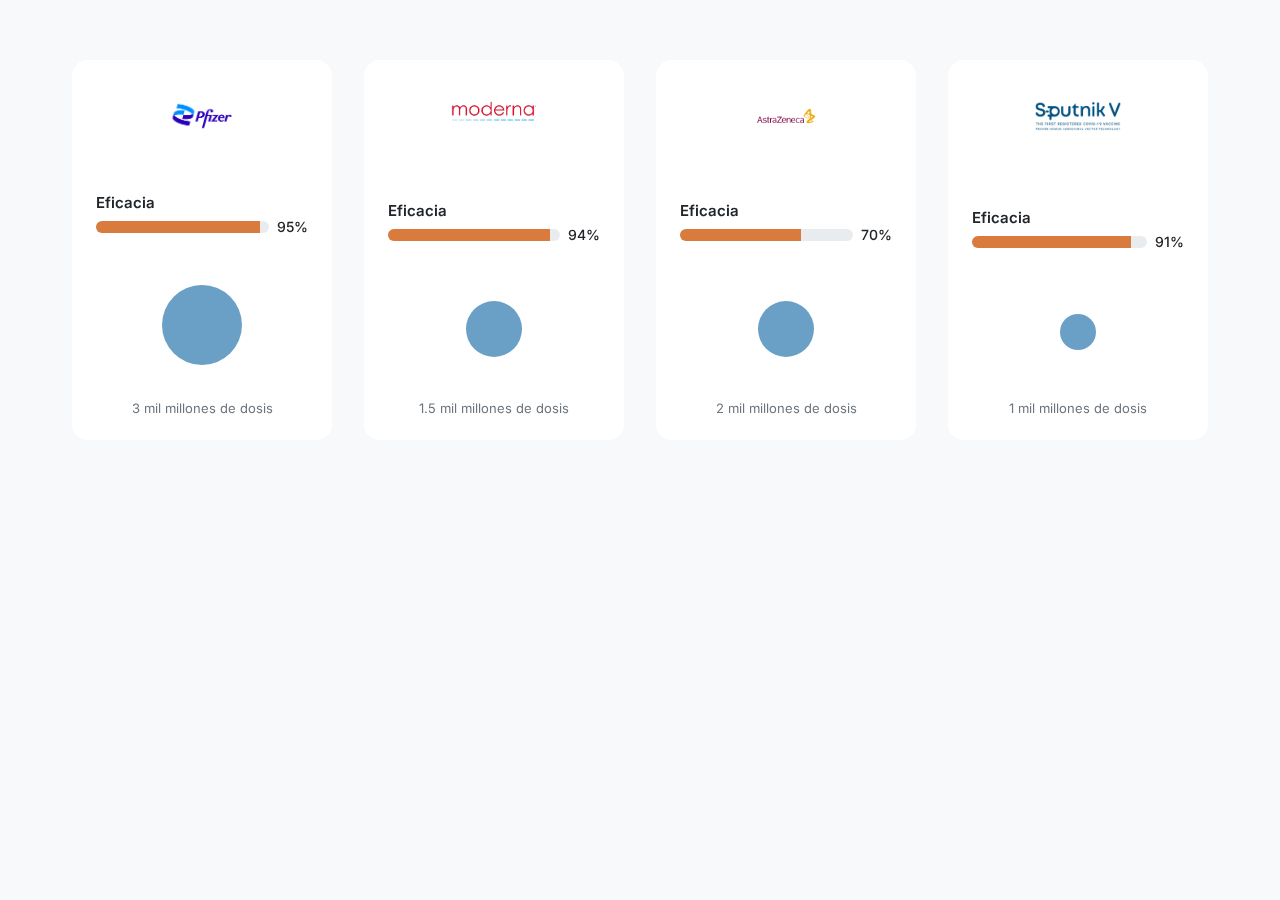
<file: cards.html>
<!DOCTYPE html>
<html lang="es">
<head>
  <meta charset="UTF-8">
  <title>Vacunas COVID - Flip Cards</title>
  <link href="https://fonts.googleapis.com/css2?family=Inter:wght@400;600&display=swap" rel="stylesheet">
  <style>
    :root {
      --orange: #D87B3D;
      --light: #f8f9fa;
      --gray: #e9ecef;
      --text: #212529;
      --blue: #6BA0C6;
    }

    body {
      font-family: 'Inter', sans-serif;
      background-color: var(--light);
      padding: 60px;
      margin: 0;
    }

    .cards-container {
      display: flex;
      justify-content: center;
      gap: 32px;
      flex-wrap: nowrap;
    }

    .card {
      width: 260px;
      height: 380px;
      perspective: 1000px;
      border-radius: 16px;
      background-color: #fff;
      transition: transform 0.4s ease, box-shadow 0.3s ease;
      flex-shrink: 0;
    }

    .card:hover {
      box-shadow: 0 12px 28px rgba(0, 0, 0, 0.12);
      transform: translateY(-4px);
    }

    .inner {
      width: 100%;
      height: 100%;
      position: relative;
      transform-style: preserve-3d;
      transition: transform 0.8s ease;
    }

    .card:hover .inner {
      transform: rotateY(180deg);
    }

    .front, .back {
      position: absolute;
      width: 100%;
      height: 100%;
      backface-visibility: hidden;
      border-radius: 16px;
      box-sizing: border-box;
      padding: 24px;
      display: flex;
      flex-direction: column;
      justify-content: space-between;
    }

    .front {
      background-color: #ffffff;
    }

    .back {
      background: linear-gradient(145deg, #f6f8f9, #e3e6e8);
      transform: rotateY(180deg);
      padding: 24px 20px;
      display: flex;
      flex-direction: column;
      align-items: center;
      justify-content: center;
      text-align: center;
    }

    .back h3 {
      font-size: 18px;
      color: var(--text);
      margin-bottom: 16px;
      font-weight: 600;
    }

    .back .info-block {
      display: grid;
      grid-template-columns: 1fr;
      gap: 10px;
      width: 100%;
    }

    .info-item {
      background: #ffffff;
      border-radius: 10px;
      padding: 12px;
      box-shadow: 0 2px 6px rgba(0,0,0,0.06);
      font-size: 13px;
      color: #343a40;
      display: flex;
      flex-direction: column;
      align-items: flex-start;
    }

    .info-item strong {
      font-weight: 600;
      color: #000;
      margin-bottom: 4px;
    }

    .logo {
      width: 100%;
      height: 64px;
      object-fit: contain;
      margin-bottom: 16px;
    }

    .efficacy-section {
      display: flex;
      flex-direction: column;
    }

    .efficacy-label {
      font-weight: 600;
      font-size: 15px;
      color: var(--text);
      margin-bottom: 6px;
    }

    .efficacy-bar-wrapper {
      display: flex;
      align-items: center;
      gap: 8px;
    }

    .efficacy-bar {
      flex-grow: 1;
      background: var(--gray);
      border-radius: 12px;
      height: 12px;
      overflow: hidden;
    }

    .fill {
      background: var(--orange);
      height: 100%;
    }

    .efficacy-value {
      font-size: 14px;
      font-weight: 500;
      color: var(--text);
      white-space: nowrap;
    }

    .circle {
      background: var(--blue);
      border-radius: 50%;
      margin: 20px auto 6px;
    }

    .circle[data-size="large"] {
      width: 80px;
      height: 80px;
    }

    .circle[data-size="medium"] {
      width: 56px;
      height: 56px;
    }

    .circle[data-size="small"] {
      width: 36px;
      height: 36px;
    }

    .production-label {
      text-align: center;
      font-size: 13px;
      color: #6c757d;
    }
  </style>
</head>
<body>
  <div class="cards-container">
    <!-- Pfizer -->
    <div class="card">
      <div class="inner">
        <div class="front">
          <img src="pfizer2.png" class="logo" alt="Pfizer logo">
          <div class="efficacy-section">
            <div class="efficacy-label">Eficacia</div>
            <div class="efficacy-bar-wrapper">
              <div class="efficacy-bar"><div class="fill" style="width: 95%"></div></div>
              <div class="efficacy-value">95%</div>
            </div>
          </div>
          <div class="circle" data-size="large"></div>
          <div class="production-label">3 mil millones de dosis</div>
        </div>
        <div class="back">
          <h3>Pfizer-BioNTech</h3>
          <div class="info-block">
            <div class="info-item"><strong>Tipo</strong> Vacuna de ARNm</div>
            <div class="info-item"><strong>Fecha de aprobación</strong> 2 de diciembre de 2020</div>
            <div class="info-item"><strong>Aplicación</strong> 2 dosis con 21 días de diferencia</div>
            <div class="info-item"><strong>Almacenamiento</strong> -70 °C</div>
          </div>
        </div>
      </div>
    </div>

    <!-- Moderna -->
    <div class="card">
      <div class="inner">
        <div class="front">
          <img src="moderna.png" class="logo" alt="Moderna logo">
          <div class="efficacy-section">
            <div class="efficacy-label">Eficacia</div>
            <div class="efficacy-bar-wrapper">
              <div class="efficacy-bar"><div class="fill" style="width: 94%"></div></div>
              <div class="efficacy-value">94%</div>
            </div>
          </div>
          <div class="circle" data-size="medium"></div>
          <div class="production-label">1.5 mil millones de dosis</div>
        </div>
        <div class="back">
          <h3>Moderna</h3>
          <div class="info-block">
            <div class="info-item"><strong>Tipo</strong> Vacuna de ARNm</div>
            <div class="info-item"><strong>Fecha de aprobación</strong> 18 de diciembre de 2020</div>
            <div class="info-item"><strong>Aplicación</strong> 2 dosis con 28 días de diferencia</div>
            <div class="info-item"><strong>Almacenamiento</strong> -20 °C</div>
          </div>
        </div>
      </div>
    </div>

    <!-- AstraZeneca -->
    <div class="card">
      <div class="inner">
        <div class="front">
          <img src="astrazeneca.png" class="logo" alt="AstraZeneca logo">
          <div class="efficacy-section">
            <div class="efficacy-label">Eficacia</div>
            <div class="efficacy-bar-wrapper">
              <div class="efficacy-bar"><div class="fill" style="width: 70%"></div></div>
              <div class="efficacy-value">70%</div>
            </div>
          </div>
          <div class="circle" data-size="medium"></div>
          <div class="production-label">2 mil millones de dosis</div>
        </div>
        <div class="back">
          <h3>AstraZeneca</h3>
          <div class="info-block">
            <div class="info-item"><strong>Tipo</strong> Vector viral</div>
            <div class="info-item"><strong>Fecha de aprobación</strong> 30 de diciembre de 2020</div>
            <div class="info-item"><strong>Aplicación</strong> 2 dosis con 4 a 12 semanas de diferencia</div>
            <div class="info-item"><strong>Almacenamiento</strong> 2–8 °C</div>
          </div>
        </div>
      </div>
    </div>

    <!-- Sputnik V -->
    <div class="card">
      <div class="inner">
        <div class="front">
          <img src="sputnik.jpg" class="logo" alt="Sputnik logo">
          <div class="efficacy-section">
            <div class="efficacy-label">Eficacia</div>
            <div class="efficacy-bar-wrapper">
              <div class="efficacy-bar"><div class="fill" style="width: 91%"></div></div>
              <div class="efficacy-value">91%</div>
            </div>
          </div>
          <div class="circle" data-size="small"></div>
          <div class="production-label">1 mil millones de dosis</div>
        </div>
        <div class="back">
          <h3>Sputnik V</h3>
          <div class="info-block">
            <div class="info-item"><strong>Tipo</strong> Vector viral</div>
            <div class="info-item"><strong>Fecha de aprobación</strong> 11 de agosto de 2020</div>
            <div class="info-item"><strong>Aplicación</strong> 2 dosis con 21 días de diferencia</div>
            <div class="info-item"><strong>Almacenamiento</strong> 2–8 °C</div>
          </div>
        </div>
      </div>
    </div>
  </div>
</body>
</html>
</file>
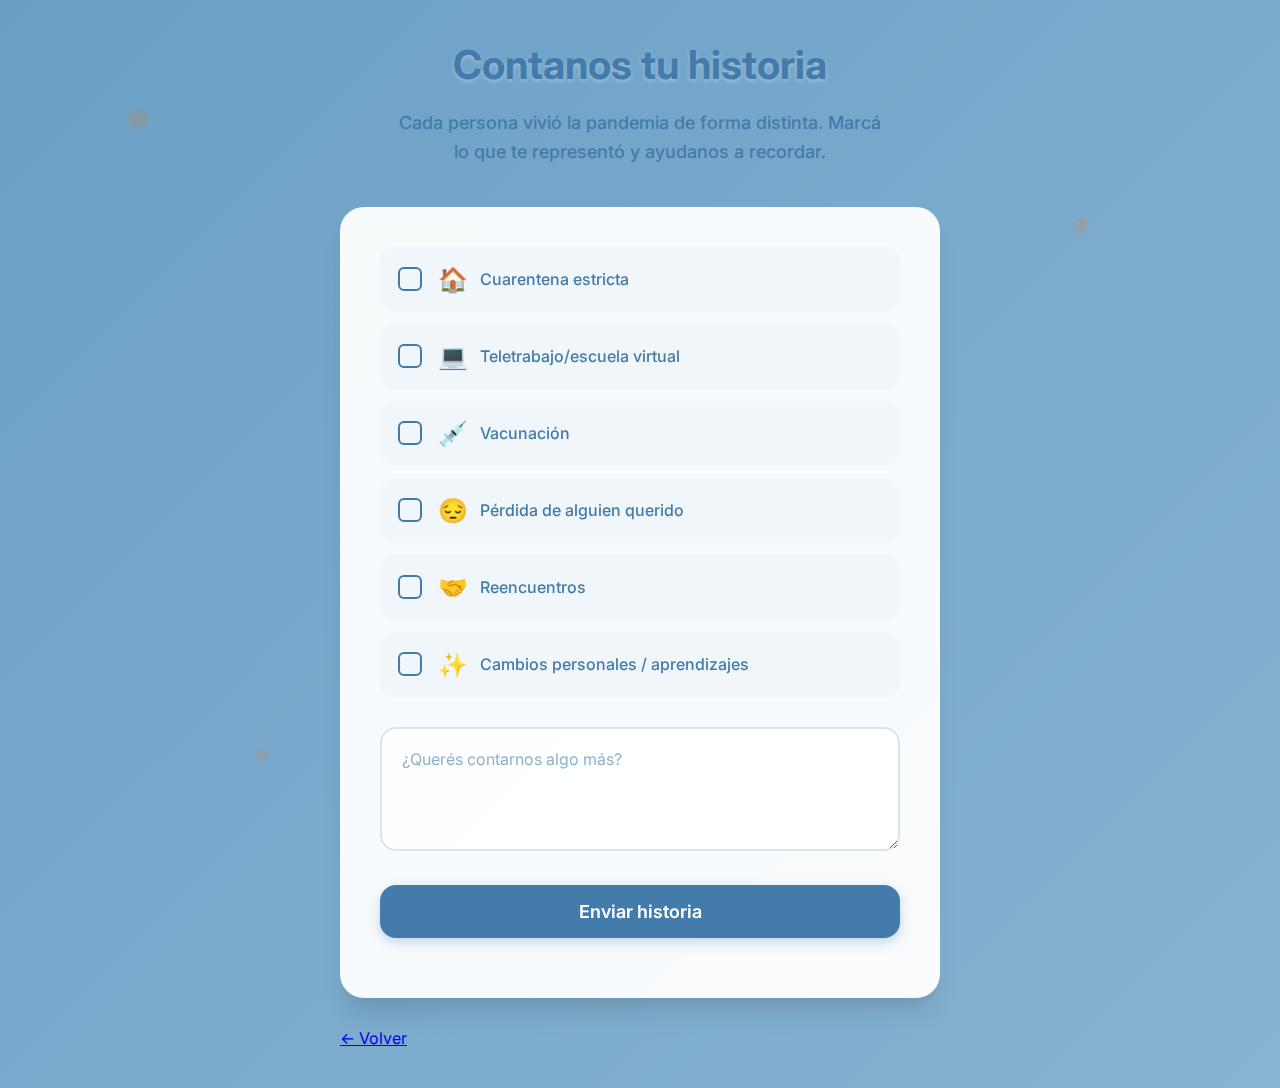
<file: historia.html>
<!DOCTYPE html>
<html lang="es">
<head>
    <meta charset="UTF-8">
    <meta name="viewport" content="width=device-width, initial-scale=1.0">
    <title>Contanos tu historia - COVID-19</title>
    <link href="https://fonts.googleapis.com/css2?family=Inter:wght@400;500;600;700&display=swap" rel="stylesheet">
    <style>
        * {
            margin: 0;
            padding: 0;
            box-sizing: border-box;
        }

        body {
            font-family: 'Inter', sans-serif;
            min-height: 100vh;
            background: linear-gradient(135deg, #6BA0C6 0%, rgba(107, 160, 198, 0.8) 100%);
            padding: 40px 20px;
            position: relative;
            overflow-x: hidden;
        }

        /* Background decorative elements */
        .bg-decoration {
            position: absolute;
            border-radius: 50%;
            background: rgba(216, 123, 61, 0.2);
            animation: float 6s ease-in-out infinite;
        }

        .bg-decoration:nth-child(1) {
            top: 10%;
            left: 10%;
            width: 20px;
            height: 20px;
            animation-delay: 0s;
        }

        .bg-decoration:nth-child(2) {
            top: 20%;
            right: 15%;
            width: 15px;
            height: 15px;
            animation-delay: 2s;
        }

        .bg-decoration:nth-child(3) {
            bottom: 30%;
            left: 20%;
            width: 12px;
            height: 12px;
            animation-delay: 4s;
        }

        @keyframes float {
            0%, 100% { transform: translateY(0px) scale(1); opacity: 0.3; }
            50% { transform: translateY(-10px) scale(1.1); opacity: 0.6; }
        }

        /* Main container */
        .container {
            max-width: 600px;
            margin: 0 auto;
            position: relative;
            z-index: 10;
        }

        /* Header */
        .header {
            text-align: center;
            margin-bottom: 40px;
        }

        .main-title {
            font-size: 2.5rem;
            font-weight: 700;
            color: #437BAB;
            margin-bottom: 20px;
            text-shadow: 0 2px 4px rgba(255, 255, 255, 0.3);
        }

        .intro-text {
            font-size: 1.125rem;
            color: #437BAB;
            line-height: 1.6;
            font-weight: 500;
            max-width: 500px;
            margin: 0 auto;
        }

        /* Form section */
        .form-section {
            background: rgba(255, 255, 255, 0.95);
            border-radius: 24px;
            padding: 40px;
            box-shadow: 0 20px 25px -5px rgba(0, 0, 0, 0.1), 0 10px 10px -5px rgba(0, 0, 0, 0.04);
            backdrop-filter: blur(10px);
            margin-bottom: 30px;
            transition: all 0.3s ease;
        }

        /* Checklist */
        .checklist {
            margin-bottom: 30px;
        }

        .checklist-item {
            display: flex;
            align-items: center;
            padding: 16px;
            margin-bottom: 12px;
            border-radius: 16px;
            cursor: pointer;
            transition: all 0.3s ease;
            border: 2px solid transparent;
            background: rgba(107, 160, 198, 0.05);
        }

        .checklist-item:hover {
            background: rgba(107, 160, 198, 0.1);
            transform: translateX(4px);
        }

        .checklist-item.selected {
            background: rgba(67, 123, 171, 0.1);
            border-color: #437BAB;
            box-shadow: 0 4px 12px rgba(67, 123, 171, 0.2);
        }

        .checkbox {
            width: 24px;
            height: 24px;
            border: 2px solid #437BAB;
            border-radius: 6px;
            margin-right: 16px;
            display: flex;
            align-items: center;
            justify-content: center;
            transition: all 0.3s ease;
            flex-shrink: 0;
        }

        .checklist-item.selected .checkbox {
            background: #437BAB;
            color: white;
        }

        .item-icon {
            font-size: 1.5rem;
            margin-right: 12px;
            flex-shrink: 0;
        }

        .item-text {
            font-size: 1rem;
            color: #437BAB;
            font-weight: 500;
            flex-grow: 1;
        }

        /* Text input */
        .text-input {
            width: 100%;
            min-height: 120px;
            padding: 20px;
            border: 2px solid rgba(67, 123, 171, 0.2);
            border-radius: 16px;
            font-family: 'Inter', sans-serif;
            font-size: 1rem;
            color: #437BAB;
            background: rgba(255, 255, 255, 0.8);
            resize: vertical;
            transition: all 0.3s ease;
            margin-bottom: 30px;
        }

        .text-input:focus {
            outline: none;
            border-color: #437BAB;
            box-shadow: 0 0 0 4px rgba(67, 123, 171, 0.1);
            background: white;
        }

        .text-input::placeholder {
            color: rgba(67, 123, 171, 0.6);
        }

        /* Buttons */
        .submit-button, .share-button {
            width: 100%;
            padding: 16px 32px;
            background: #437BAB;
            color: white;
            border: none;
            border-radius: 16px;
            font-family: 'Inter', sans-serif;
            font-size: 1.125rem;
            font-weight: 600;
            cursor: pointer;
            transition: all 0.3s ease;
            box-shadow: 0 4px 12px rgba(67, 123, 171, 0.3);
            margin-bottom: 20px;
        }

        .submit-button:hover, .share-button:hover {
            background: rgba(67, 123, 171, 0.9);
            transform: translateY(-2px);
            box-shadow: 0 8px 20px rgba(67, 123, 171, 0.4);
        }

        .submit-button:active, .share-button:active {
            transform: translateY(0);
        }

        /* Success message */
        .success-section {
            text-align: center;
            padding: 40px;
            background: rgba(255, 255, 255, 0.95);
            border-radius: 24px;
            box-shadow: 0 20px 25px -5px rgba(0, 0, 0, 0.1);
            backdrop-filter: blur(10px);
            opacity: 0;
            transform: translateY(20px);
            transition: all 0.5s ease;
        }

        .success-section.show {
            opacity: 1;
            transform: translateY(0);
        }

        .success-icon {
            font-size: 3rem;
            margin-bottom: 20px;
            animation: sparkle 2s ease-in-out infinite;
        }

        @keyframes sparkle {
            0%, 100% { transform: scale(1) rotate(0deg); }
            25% { transform: scale(1.1) rotate(5deg); }
            75% { transform: scale(1.1) rotate(-5deg); }
        }

        .success-message {
            font-size: 1.5rem;
            font-weight: 600;
            color: #437BAB;
            margin-bottom: 30px;
            line-height: 1.4;
        }

        /* Sparkle effects */
        .sparkle-container {
            position: relative;
            display: inline-block;
        }

        .sparkle {
            position: absolute;
            color: #D87B3D;
            font-size: 1rem;
            animation: sparkle-float 3s ease-in-out infinite;
            pointer-events: none;
        }

        .sparkle:nth-child(1) {
            top: -10px;
            left: -20px;
            animation-delay: 0s;
        }

        .sparkle:nth-child(2) {
            top: -15px;
            right: -25px;
            animation-delay: 1s;
        }

        .sparkle:nth-child(3) {
            bottom: -10px;
            left: 50%;
            transform: translateX(-50%);
            animation-delay: 2s;
        }

        @keyframes sparkle-float {
            0%, 100% { opacity: 0; transform: translateY(0) scale(0.8); }
            50% { opacity: 1; transform: translateY(-5px) scale(1); }
        }

        /* Hidden class */
        .hidden {
            display: none;
        }

        /* Responsive design */
        @media (max-width: 768px) {
            .main-title {
                font-size: 2rem;
            }
            
            .form-section {
                padding: 30px 20px;
            }
            
            .checklist-item {
                padding: 12px;
            }
            
            .item-icon {
                font-size: 1.25rem;
            }
            
            .success-message {
                font-size: 1.25rem;
            }
        }
    </style>
</head>
<body>
    <!-- Background decorations -->
    <div class="bg-decoration"></div>
    <div class="bg-decoration"></div>
    <div class="bg-decoration"></div>

    <div class="container">
        <!-- Header -->
        <div class="header">
            <h1 class="main-title">Contanos tu historia</h1>
            <p class="intro-text">
                Cada persona vivió la pandemia de forma distinta. Marcá lo que te representó y ayudanos a recordar.
            </p>
        </div>

        <!-- Form Section -->
        <div class="form-section" id="formSection">
            <!-- Checklist -->
            <div class="checklist">
                <div class="checklist-item" data-value="cuarentena">
                    <div class="checkbox"></div>
                    <div class="item-icon">🏠</div>
                    <div class="item-text">Cuarentena estricta</div>
                </div>
                
                <div class="checklist-item" data-value="teletrabajo">
                    <div class="checkbox"></div>
                    <div class="item-icon">💻</div>
                    <div class="item-text">Teletrabajo/escuela virtual</div>
                </div>
                
                <div class="checklist-item" data-value="vacunacion">
                    <div class="checkbox"></div>
                    <div class="item-icon">💉</div>
                    <div class="item-text">Vacunación</div>
                </div>
                
                <div class="checklist-item" data-value="perdida">
                    <div class="checkbox"></div>
                    <div class="item-icon">😔</div>
                    <div class="item-text">Pérdida de alguien querido</div>
                </div>
                
                <div class="checklist-item" data-value="reencuentros">
                    <div class="checkbox"></div>
                    <div class="item-icon">🤝</div>
                    <div class="item-text">Reencuentros</div>
                </div>
                
                <div class="checklist-item" data-value="cambios">
                    <div class="checkbox"></div>
                    <div class="item-icon">✨</div>
                    <div class="item-text">Cambios personales / aprendizajes</div>
                </div>
            </div>

            <!-- Text Input -->
            <textarea 
                class="text-input" 
                id="storyText"
                placeholder="¿Querés contarnos algo más?"
                rows="4"
            ></textarea>

            <!-- Submit Button -->
            <button class="submit-button" id="submitButton">
                Enviar historia
            </button>
        </div>

        <!-- Success Section -->
        <div class="success-section hidden" id="successSection">
            <div class="sparkle-container">
                <div class="success-icon">💝</div>
                <div class="sparkle">✨</div>
                <div class="sparkle">✨</div>
                <div class="sparkle">✨</div>
            </div>
            
            <div class="success-message">
                Cada historia cuenta. Gracias por compartir la tuya.
            </div>
            
            <button class="share-button" id="shareButton">
                Compartir con amigos
            </button>
        </div>
    <a href="index.html#chapter-8" class="cta-button volver">← Volver</a>

    </div>

    <script>
        // State
        let selectedItems = [];
        
        // DOM elements
        const checklistItems = document.querySelectorAll('.checklist-item');
        const submitButton = document.getElementById('submitButton');
        const formSection = document.getElementById('formSection');
        const successSection = document.getElementById('successSection');
        const shareButton = document.getElementById('shareButton');
        const storyText = document.getElementById('storyText');

        // Initialize
        function init() {
            // Add click listeners to checklist items
            checklistItems.forEach(item => {
                item.addEventListener('click', () => toggleChecklistItem(item));
            });

            // Add submit button listener
            submitButton.addEventListener('click', handleSubmit);
            
            // Add share button listener
            shareButton.addEventListener('click', handleShare);
        }

        // Toggle checklist item
        function toggleChecklistItem(item) {
            const value = item.dataset.value;
            const checkbox = item.querySelector('.checkbox');
            
            if (selectedItems.includes(value)) {
                // Remove from selection
                selectedItems = selectedItems.filter(v => v !== value);
                item.classList.remove('selected');
                checkbox.innerHTML = '';
            } else {
                // Add to selection
                selectedItems.push(value);
                item.classList.add('selected');
                checkbox.innerHTML = '✓';
            }
        }

        // Handle form submission
        function handleSubmit() {
            // Add loading state
            submitButton.innerHTML = 'Enviando...';
            submitButton.disabled = true;
            
            // Simulate API call
            setTimeout(() => {
                // Hide form and show success message
                formSection.style.transform = 'translateY(-20px)';
                formSection.style.opacity = '0';
                
                setTimeout(() => {
                    formSection.classList.add('hidden');
                    successSection.classList.remove('hidden');
                    successSection.classList.add('show');
                }, 300);
                
                // Reset button
                submitButton.innerHTML = 'Enviar historia';
                submitButton.disabled = false;
            }, 1500);
        }

        // Handle share functionality
        function handleShare() {
            // Create share text
            const selectedLabels = [];
            checklistItems.forEach(item => {
                if (selectedItems.includes(item.dataset.value)) {
                    selectedLabels.push(item.querySelector('.item-text').textContent);
                }
            });
            
            const shareText = `Compartí mi historia de la pandemia: ${selectedLabels.join(', ')}. ${storyText.value ? storyText.value : ''} #MiHistoriaCOVID`;
            
            // Try to use Web Share API if available
            if (navigator.share) {
                navigator.share({
                    title: 'Mi historia de la pandemia',
                    text: shareText,
                    url: window.location.href
                }).catch(err => console.log('Error sharing:', err));
            } else {
                // Fallback: copy to clipboard
                navigator.clipboard.writeText(shareText).then(() => {
                    // Show feedback
                    const originalText = shareButton.innerHTML;
                    shareButton.innerHTML = '¡Copiado al portapapeles!';
                    shareButton.style.background = '#10b981';
                    
                    setTimeout(() => {
                        shareButton.innerHTML = originalText;
                        shareButton.style.background = '#437BAB';
                    }, 2000);
                }).catch(err => {
                    console.log('Error copying to clipboard:', err);
                    alert('No se pudo compartir automáticamente. Copia este texto: ' + shareText);
                });
            }
        }

        // Initialize the app
        init();
    </script>
</body>
</html>
</file>
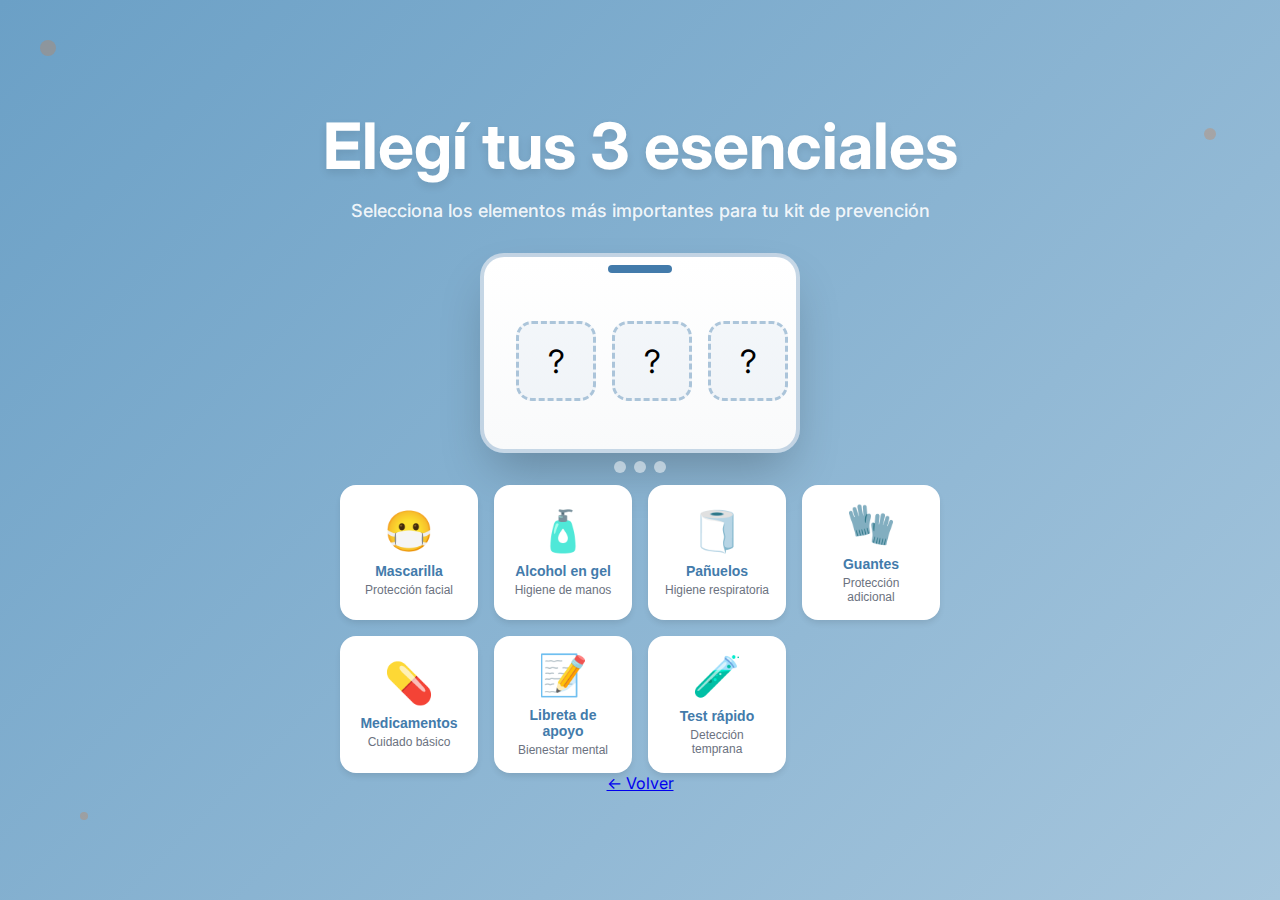
<file: kit.html>
<!DOCTYPE html>
<html lang="es">
<head>
    <meta charset="UTF-8">
    <meta name="viewport" content="width=device-width, initial-scale=1.0">
    <title>Kit de Prevención COVID-19</title>
    <link href="https://fonts.googleapis.com/css2?family=Inter:wght@400;500;600;700&display=swap" rel="stylesheet">
    <style>
        * {
            margin: 0;
            padding: 0;
            box-sizing: border-box;
        }

        body {
            font-family: 'Inter', sans-serif;
            min-height: 100vh;
            background: linear-gradient(135deg, #6BA0C6 0%, rgba(107, 160, 198, 0.8) 50%, rgba(107, 160, 198, 0.6) 100%);
            display: flex;
            flex-direction: column;
            align-items: center;
            justify-content: center;
            padding: 20px;
            position: relative;
            overflow-x: hidden;
        }

        /* Background decorative elements */
        .bg-decoration {
            position: absolute;
            border-radius: 50%;
            background: rgba(216, 123, 61, 0.3);
            animation: pulse 2s infinite;
        }

        .bg-decoration:nth-child(1) {
            top: 40px;
            left: 40px;
            width: 16px;
            height: 16px;
        }

        .bg-decoration:nth-child(2) {
            top: 128px;
            right: 64px;
            width: 12px;
            height: 12px;
            animation-delay: 0.3s;
        }

        .bg-decoration:nth-child(3) {
            bottom: 80px;
            left: 80px;
            width: 8px;
            height: 8px;
            animation-delay: 0.7s;
        }

        @keyframes pulse {
            0%, 100% { opacity: 0.3; transform: scale(1); }
            50% { opacity: 0.6; transform: scale(1.1); }
        }

        /* Header */
        .header {
            text-align: center;
            margin-bottom: 32px;
        }

        .main-title {
            font-size: 3rem;
            font-weight: 700;
            color: white;
            margin-bottom: 16px;
            text-shadow: 0 4px 8px rgba(0, 0, 0, 0.1);
        }

        .subtitle {
            color: rgba(255, 255, 255, 0.9);
            font-size: 1.125rem;
            font-weight: 500;
        }

        /* Prevention Kit Bag */
        .kit-container {
            position: relative;
            margin-bottom: 32px;
        }

        .kit-bag {
            width: 320px;
            height: 200px;
            background: linear-gradient(to bottom, white, #f9fafb);
            border-radius: 24px;
            padding: 32px;
            box-shadow: 0 25px 50px -12px rgba(0, 0, 0, 0.25);
            border: 4px solid rgba(67, 123, 171, 0.3);
            position: relative;
            transition: all 0.5s ease;
        }

        .kit-bag.sparkle {
            animation: sparkle-pulse 1s ease-in-out;
            box-shadow: 0 25px 50px -12px rgba(67, 123, 171, 0.5);
        }

        @keyframes sparkle-pulse {
            0%, 100% { transform: scale(1); }
            50% { transform: scale(1.02); }
        }

        /* Bag zipper */
        .zipper {
            position: absolute;
            top: 8px;
            left: 50%;
            transform: translateX(-50%);
            width: 64px;
            height: 8px;
            background: #437BAB;
            border-radius: 4px;
        }

        /* Sparkles */
        .sparkle {
            position: absolute;
            color: #D87B3D;
            animation: spin 2s linear infinite;
        }

        .sparkle:nth-child(1) {
            top: -16px;
            left: -16px;
            font-size: 32px;
        }

        .sparkle:nth-child(2) {
            top: -16px;
            right: -16px;
            font-size: 24px;
            animation-delay: 0.2s;
            color: #437BAB;
        }

        .sparkle:nth-child(3) {
            bottom: -16px;
            left: 50%;
            transform: translateX(-50%);
            font-size: 28px;
            animation-delay: 0.4s;
            color: #6BA0C6;
        }

        @keyframes spin {
            from { transform: rotate(0deg); }
            to { transform: rotate(360deg); }
        }

        /* Selected items slots */
        .slots-grid {
            display: grid;
            grid-template-columns: repeat(3, 1fr);
            gap: 16px;
            height: 100%;
            align-items: center;
            padding-top: 16px;
        }

        .slot {
            width: 80px;
            height: 80px;
            border-radius: 16px;
            border: 3px dashed rgba(67, 123, 171, 0.4);
            background: rgba(67, 123, 171, 0.05);
            display: flex;
            align-items: center;
            justify-content: center;
            font-size: 2rem;
            transition: all 0.3s ease;
        }

        .slot.filled {
            border-color: #437BAB;
            box-shadow: 0 10px 15px -3px rgba(0, 0, 0, 0.1);
            transform: scale(1.05);
        }

        /* Progress indicator */
        .progress-indicator {
            position: absolute;
            bottom: -24px;
            left: 50%;
            transform: translateX(-50%);
            display: flex;
            gap: 8px;
        }

        .progress-dot {
            width: 12px;
            height: 12px;
            border-radius: 50%;
            background: rgba(255, 255, 255, 0.5);
            transition: all 0.3s ease;
        }

        .progress-dot.active {
            background: #437BAB;
        }

        /* Available Items Grid */
        .items-grid {
            display: grid;
            grid-template-columns: repeat(2, 1fr);
            gap: 16px;
            max-width: 600px;
        }

        @media (min-width: 768px) {
            .items-grid {
                grid-template-columns: repeat(4, 1fr);
            }
            .main-title {
                font-size: 4rem;
            }
        }

        .item-card {
            position: relative;
            padding: 16px;
            background: white;
            border-radius: 16px;
            text-align: center;
            cursor: pointer;
            transition: all 0.3s ease;
            border: none;
            box-shadow: 0 4px 6px -1px rgba(0, 0, 0, 0.1);
        }

        .item-card:hover:not(.disabled) {
            box-shadow: 0 10px 15px -3px rgba(0, 0, 0, 0.1);
            transform: scale(1.05);
        }

        .item-card.selected {
            box-shadow: 0 25px 50px -12px rgba(0, 0, 0, 0.25);
            transform: scale(1.05);
            ring: 4px solid rgba(67, 123, 171, 0.5);
        }

        .item-card.disabled {
            background: rgba(255, 255, 255, 0.5);
            opacity: 0.5;
            cursor: not-allowed;
        }

        .check-mark {
            position: absolute;
            top: -8px;
            right: -8px;
            width: 24px;
            height: 24px;
            background: #437BAB;
            border-radius: 50%;
            display: flex;
            align-items: center;
            justify-content: center;
            color: white;
            font-size: 16px;
        }

        .item-icon {
            font-size: 2.5rem;
            margin-bottom: 8px;
        }

        .item-name {
            font-weight: 600;
            color: #437BAB;
            font-size: 0.875rem;
            margin-bottom: 4px;
        }

        .item-description {
            font-size: 0.75rem;
            color: #6b7280;
        }

        /* Modal */
        .modal-overlay {
            position: fixed;
            inset: 0;
            background: rgba(0, 0, 0, 0.5);
            display: flex;
            align-items: center;
            justify-content: center;
            padding: 16px;
            z-index: 50;
            opacity: 0;
            visibility: hidden;
            transition: all 0.3s ease;
        }

        .modal-overlay.show {
            opacity: 1;
            visibility: visible;
        }

        .modal {
            background: white;
            border-radius: 24px;
            padding: 32px;
            max-width: 400px;
            width: 100%;
            text-align: center;
            box-shadow: 0 25px 50px -12px rgba(0, 0, 0, 0.25);
            position: relative;
            transform: scale(0.9);
            transition: transform 0.3s ease;
        }

        .modal-overlay.show .modal {
            transform: scale(1);
        }

        .close-button {
            position: absolute;
            top: 16px;
            right: 16px;
            padding: 8px;
            background: none;
            border: none;
            border-radius: 50%;
            cursor: pointer;
            transition: background 0.2s ease;
        }

        .close-button:hover {
            background: #f3f4f6;
        }

        .modal-icon {
            width: 64px;
            height: 64px;
            background: #437BAB;
            border-radius: 50%;
            display: flex;
            align-items: center;
            justify-content: center;
            margin: 0 auto 16px;
            color: white;
            font-size: 32px;
        }

        .modal-title {
            font-size: 1.5rem;
            font-weight: 700;
            color: #437BAB;
            margin-bottom: 16px;
        }

        .modal-message {
            font-size: 1.125rem;
            color: #374151;
            line-height: 1.6;
            margin-bottom: 24px;
        }

        .selected-items-summary {
            display: flex;
            justify-content: center;
            gap: 16px;
            margin-bottom: 24px;
        }

        .summary-item {
            text-align: center;
        }

        .summary-icon {
            font-size: 1.5rem;
            margin-bottom: 4px;
        }

        .summary-name {
            font-size: 0.75rem;
            color: #6b7280;
        }

        .reset-button {
            background: #437BAB;
            color: white;
            font-weight: 600;
            padding: 12px 32px;
            border-radius: 16px;
            border: none;
            cursor: pointer;
            transition: all 0.2s ease;
            font-size: 1rem;
        }

        .reset-button:hover {
            background: rgba(67, 123, 171, 0.9);
            transform: scale(1.05);
        }

        .hidden {
            display: none;
        }
    </style>
</head>
<body>
    <!-- Background decorations -->
    <div class="bg-decoration"></div>
    <div class="bg-decoration"></div>
    <div class="bg-decoration"></div>

    <!-- Header -->
    <div class="header">
        <h1 class="main-title">Elegí tus 3 esenciales</h1>
        <p class="subtitle">Selecciona los elementos más importantes para tu kit de prevención</p>
    </div>

    <!-- Prevention Kit Bag -->
    <div class="kit-container">
        <div class="kit-bag" id="kitBag">
            <div class="zipper"></div>
            
            <!-- Sparkles (hidden by default) -->
            <div class="sparkle hidden" id="sparkle1">✨</div>
            <div class="sparkle hidden" id="sparkle2">✨</div>
            <div class="sparkle hidden" id="sparkle3">✨</div>

            <!-- Selected items slots -->
            <div class="slots-grid">
                <div class="slot" id="slot0">?</div>
                <div class="slot" id="slot1">?</div>
                <div class="slot" id="slot2">?</div>
            </div>

            <!-- Progress indicator -->
            <div class="progress-indicator">
                <div class="progress-dot" id="dot0"></div>
                <div class="progress-dot" id="dot1"></div>
                <div class="progress-dot" id="dot2"></div>
            </div>
        </div>
    </div>

    <!-- Available Items -->
    <div class="items-grid" id="itemsGrid">
        <!-- Items will be generated by JavaScript -->
    </div>

    <!-- Completion Modal -->
    <div class="modal-overlay" id="modalOverlay">
        <div class="modal">
            <button class="close-button" id="closeButton">✕</button>
            
            <div class="modal-icon">✓</div>
            <h2 class="modal-title">¡Kit completo!</h2>
            <p class="modal-message">Cada cuidado cuenta. Juntos construimos la mejor defensa.</p>
            
            <div class="selected-items-summary" id="selectedSummary">
                <!-- Selected items will be shown here -->
            </div>
            
            <button class="reset-button" id="resetButton">Crear nuevo kit</button>
        </div>
    </div>
<a href="index.html#chapter-8" class="cta-button volver">← Volver</a>


<script>
    const preventionItems = [
        { id: "mask", name: "Mascarilla", icon: "😷", description: "Protección facial" },
        { id: "sanitizer", name: "Alcohol en gel", icon: "🧴", description: "Higiene de manos" },
        { id: "tissues", name: "Pañuelos", icon: "🧻", description: "Higiene respiratoria" },
        { id: "gloves", name: "Guantes", icon: "🧤", description: "Protección adicional" },
        { id: "medicine", name: "Medicamentos", icon: "💊", description: "Cuidado básico" },
        { id: "notebook", name: "Libreta de apoyo", icon: "📝", description: "Bienestar mental" },
        { id: "test", name: "Test rápido", icon: "🧪", description: "Detección temprana" },
    ];

    let selectedItems = [];

    const kitBag = document.getElementById('kitBag');
    const itemsGrid = document.getElementById('itemsGrid');
    const modalOverlay = document.getElementById('modalOverlay');
    const closeButton = document.getElementById('closeButton');
    const resetButton = document.getElementById('resetButton');
    const selectedSummary = document.getElementById('selectedSummary');

    function init() {
        renderItems();
        updateUI();
    }

    function renderItems() {
        itemsGrid.innerHTML = '';
        preventionItems.forEach(item => {
            const isSelected = selectedItems.includes(item.id);
            const isDisabled = !isSelected && selectedItems.length >= 3;

            const itemCard = document.createElement('button');
            itemCard.className = `item-card ${isSelected ? 'selected' : ''} ${isDisabled ? 'disabled' : ''}`;
            itemCard.onclick = () => handleItemSelect(item.id);

            itemCard.innerHTML = `
                ${isSelected ? '<div class="check-mark">✓</div>' : ''}
                <div class="item-icon">${item.icon}</div>
                <h3 class="item-name">${item.name}</h3>
                <p class="item-description">${item.description}</p>
            `;

            itemsGrid.appendChild(itemCard);
        });
    }

    function handleItemSelect(itemId) {
        if (selectedItems.includes(itemId)) {
            selectedItems = selectedItems.filter(id => id !== itemId);
        } else if (selectedItems.length < 3) {
            selectedItems.push(itemId);
        }

        updateUI();

        if (selectedItems.length === 3) {
            // ❌ No sparkle, solo muestra el modal directo
            showModal();
        }
    }

    function updateUI() {
        for (let i = 0; i < 3; i++) {
            const slot = document.getElementById(`slot${i}`);
            const dot = document.getElementById(`dot${i}`);

            if (selectedItems[i]) {
                const item = preventionItems.find(item => item.id === selectedItems[i]);
                slot.textContent = item.icon;
                slot.className = 'slot filled';
                dot.className = 'progress-dot active';
            } else {
                slot.textContent = '?';
                slot.className = 'slot';
                dot.className = 'progress-dot';
            }
        }

        renderItems();
    }

    function showModal() {
        selectedSummary.innerHTML = '';
        selectedItems.forEach(itemId => {
            const item = preventionItems.find(i => i.id === itemId);
            if (item) {
                const summaryItem = document.createElement('div');
                summaryItem.className = 'summary-item';
                summaryItem.innerHTML = `
                    <div class="summary-icon">${item.icon}</div>
                    <p class="summary-name">${item.name}</p>
                `;
                selectedSummary.appendChild(summaryItem);
            }
        });

        modalOverlay.classList.add('show');
    }

    function resetSelection() {
        selectedItems = [];
        modalOverlay.classList.remove('show');
        updateUI();
    }

    closeButton.onclick = resetSelection;
    resetButton.onclick = resetSelection;
    modalOverlay.onclick = (e) => {
        if (e.target === modalOverlay) {
            resetSelection();
        }
    };

    init();
</script>

</body>
</html>
</file>
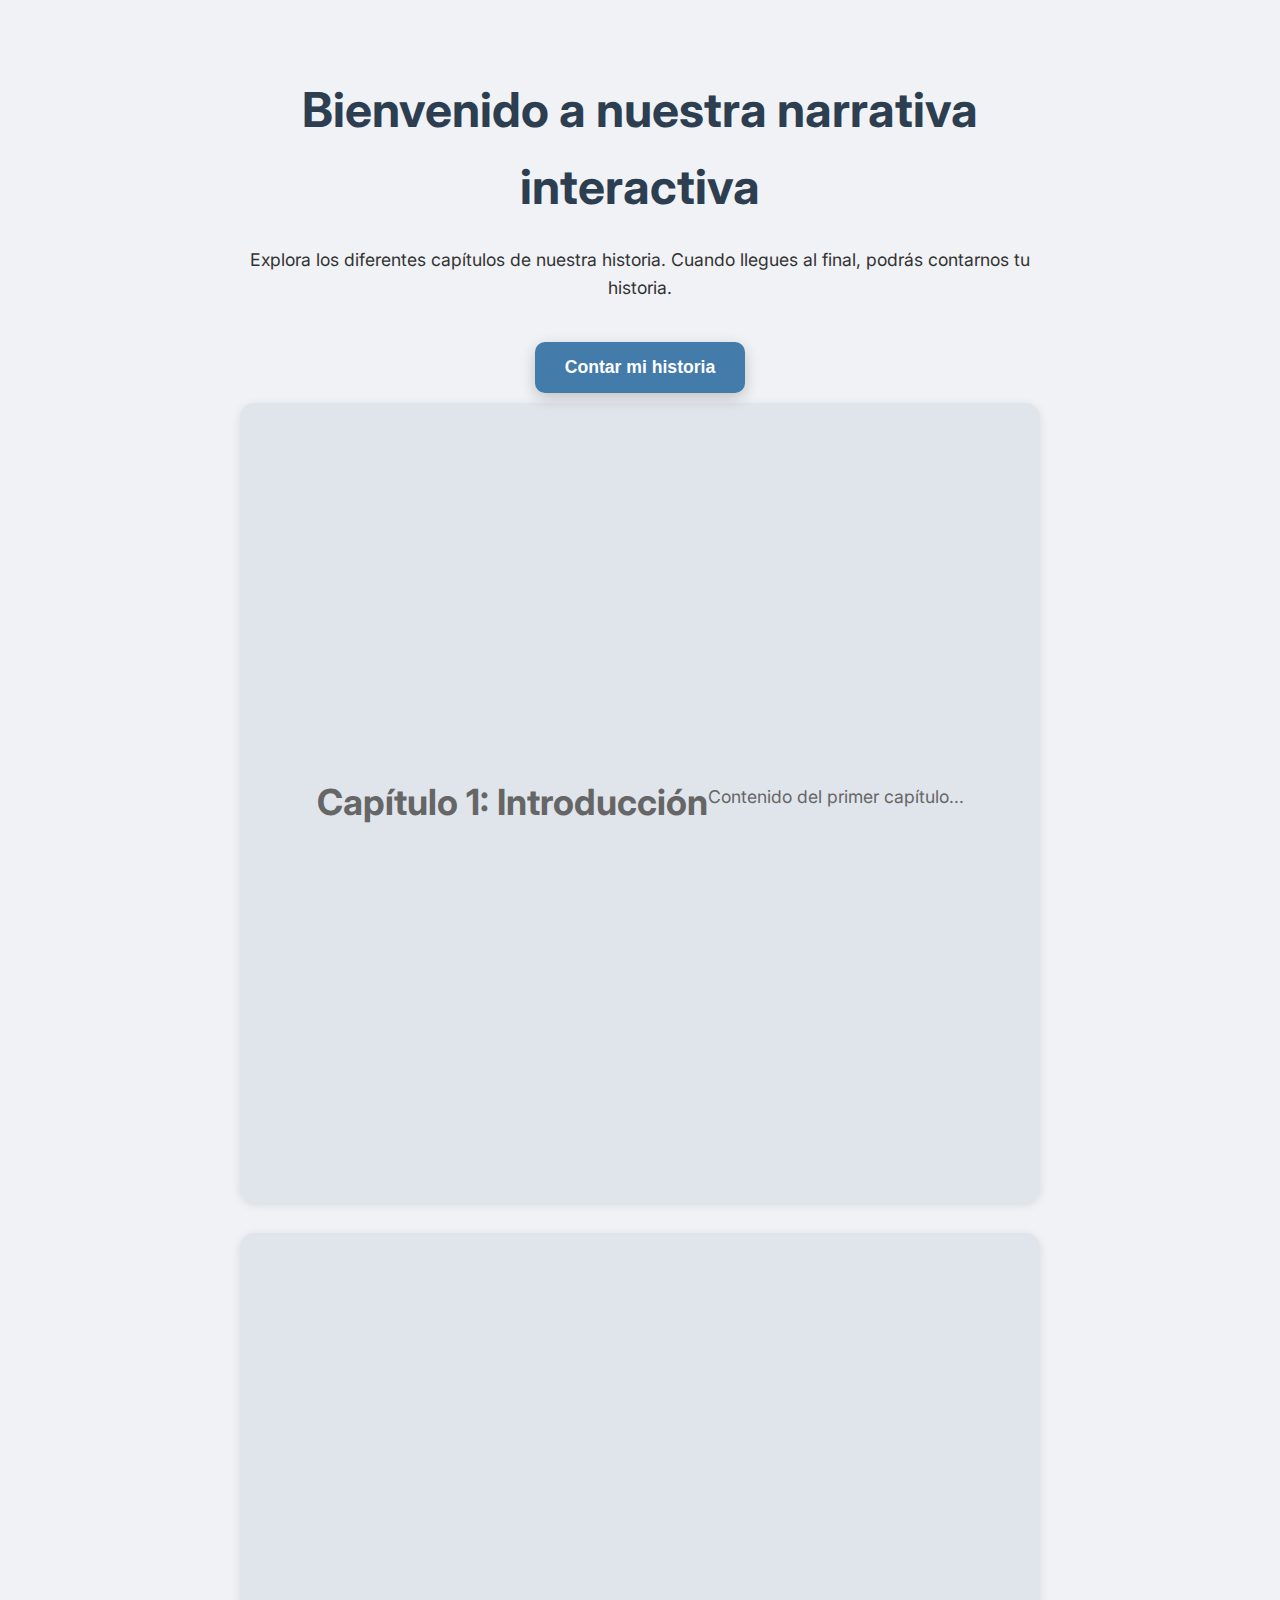
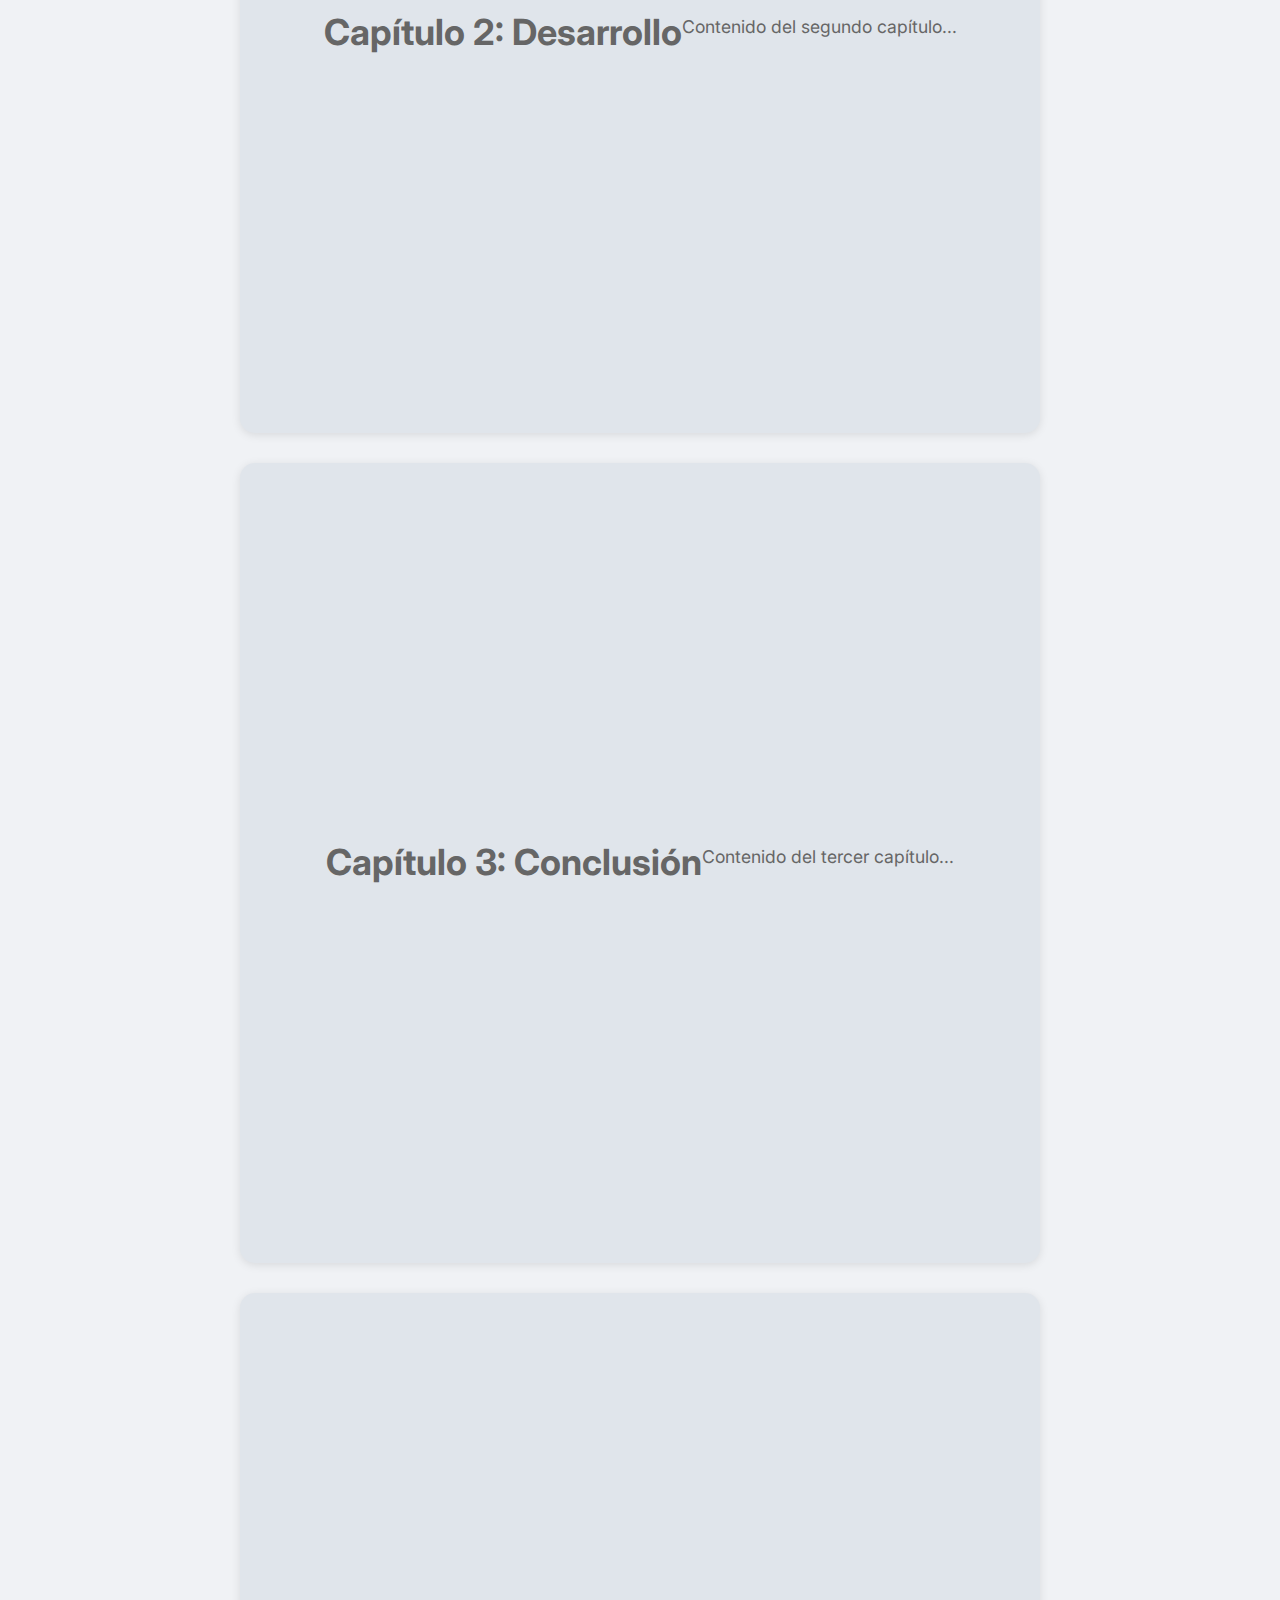
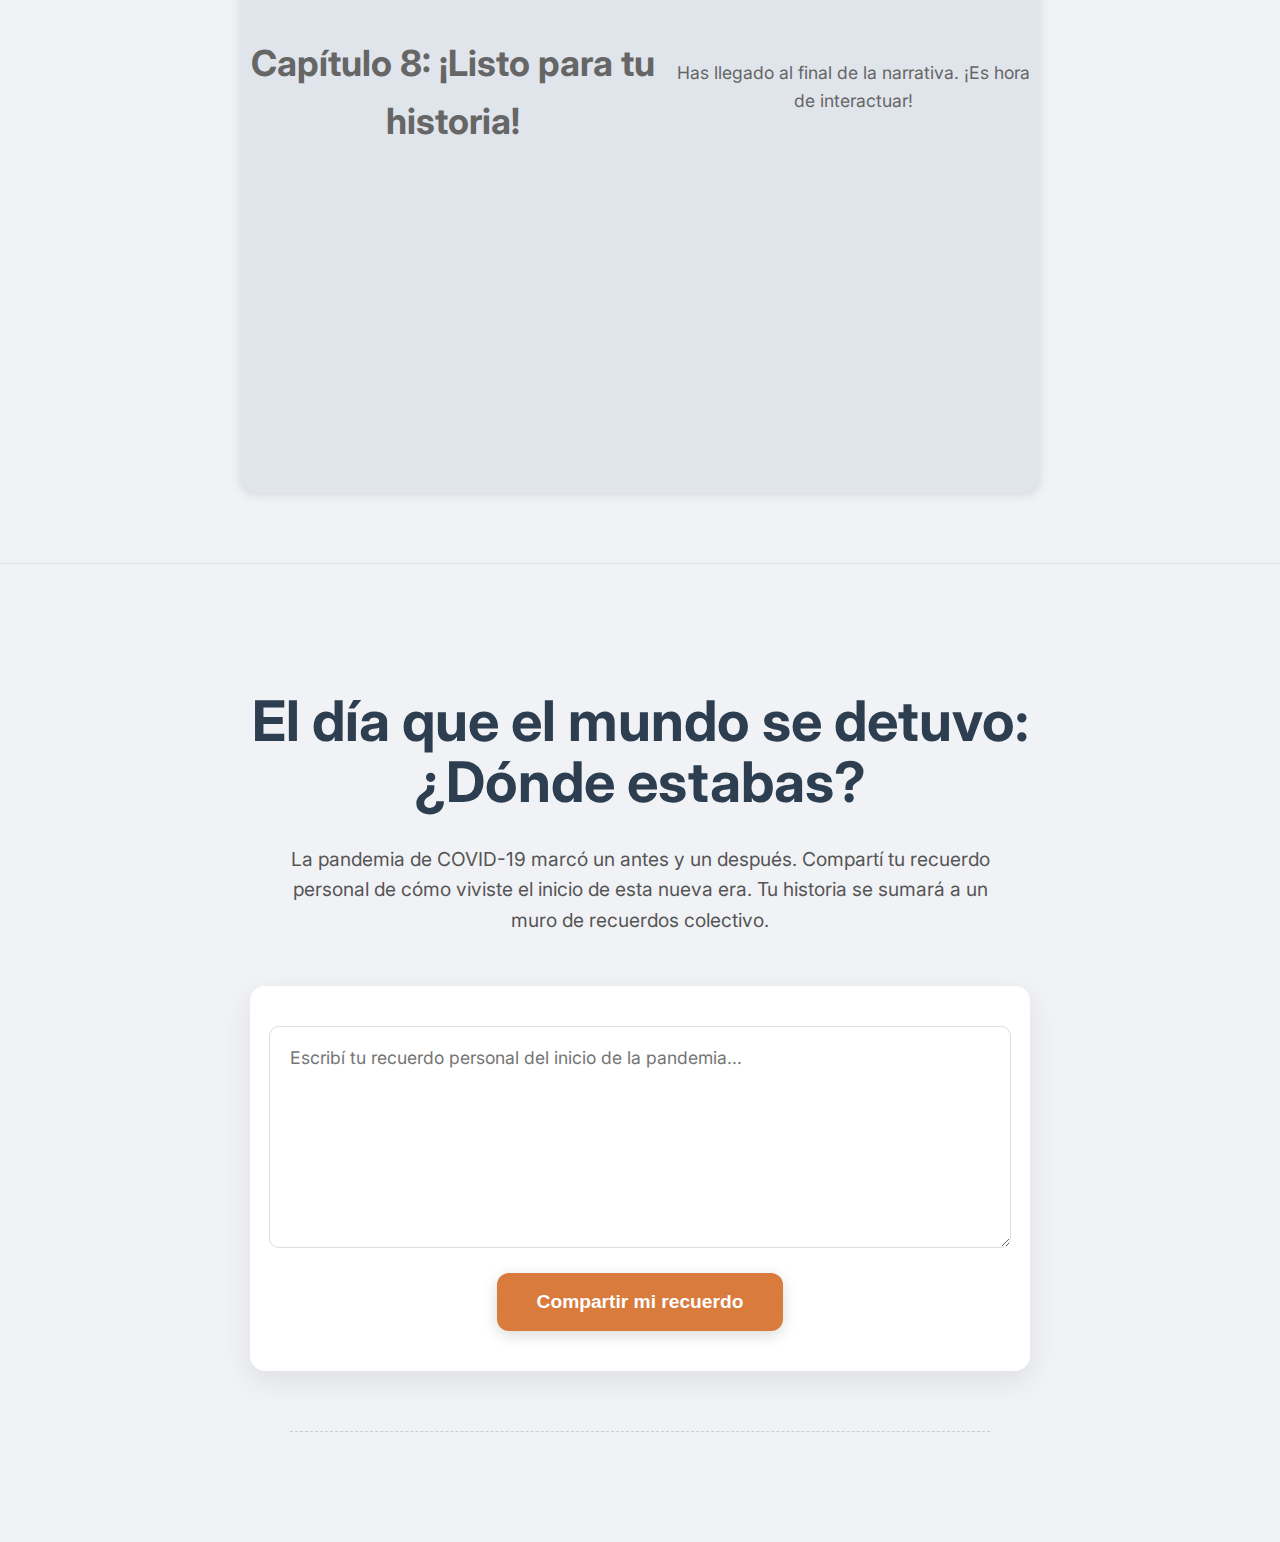
<file: memoria (1).html>
<!DOCTYPE html>
<html lang="es">
<head>
    <meta charset="UTF-8">
    <meta name="viewport" content="width=device-width, initial-scale=1.0">
    <title>Scrollytelling con Historia y Muro de Recuerdos</title>
    <link href="https://fonts.googleapis.com/css2?family=Inter:wght@400;500;600;700&display=swap" rel="stylesheet">
    <style>
        /* Global styles for the main scrollytelling page */
        body {
            font-family: 'Inter', sans-serif;
            margin: 0;
            padding: 0;
            background-color: #f0f2f5; /* Light background for the main page */
            color: #333;
            line-height: 1.6;
            scroll-behavior: smooth;
        }

        .main-content {
            max-width: 800px;
            margin: 0 auto;
            padding: 40px 20px;
            text-align: center;
        }

        .main-content h1 {
            font-size: 3rem;
            color: #2c3e50;
            margin-bottom: 20px;
        }

        .main-content p {
            font-size: 1.1rem;
            margin-bottom: 30px;
        }

        .cta-button-main {
            display: inline-block;
            background-color: #437BAB; /* History's main blue */
            color: white;
            padding: 15px 30px;
            border-radius: 10px;
            text-decoration: none;
            font-weight: 600;
            font-size: 1.1rem;
            transition: background-color 0.3s ease, transform 0.2s ease;
            border: none;
            cursor: pointer;
            box-shadow: 0 5px 15px rgba(0, 0, 0, 0.2);
            margin: 10px;
        }

        .cta-button-main:hover {
            background-color: #366a92;
            transform: translateY(-2px);
        }

        .scrollytelling-section {
            height: 800px; /* Example height for scrollytelling sections */
            background-color: #e0e5eb;
            margin-bottom: 30px;
            display: flex;
            align-items: center;
            justify-content: center;
            font-size: 1.5rem;
            color: #666;
            border-radius: 15px;
            box-shadow: 0 2px 10px rgba(0, 0, 0, 0.1);
        }

        /* --- History Modal Styles (from historia.html, scoped) --- */
        .history-modal-overlay {
            position: fixed;
            inset: 0;
            background: rgba(0, 0, 0, 0.7);
            display: flex;
            align-items: center;
            justify-content: center;
            padding: 16px;
            z-index: 1000;
            opacity: 0;
            visibility: hidden;
            transition: opacity 0.3s ease, visibility 0.3s ease;
            display: none; /* Controlled by JS to show/hide */
        }

        .history-modal-overlay.show {
            opacity: 1;
            visibility: visible;
            display: flex;
        }

        .history-modal-content {
            background: linear-gradient(135deg, #6BA0C6 0%, rgba(107, 160, 198, 0.8) 100%);
            padding: 40px 20px;
            position: relative;
            overflow-x: hidden;
            border-radius: 24px;
            max-width: 700px;
            width: 100%;
            height: auto; /* Allow height to be determined by content */
            min-height: 70vh; /* Ensure it's large enough */
            max-height: 95vh; /* Prevent it from going off screen */
            box-shadow: 0 25px 50px -12px rgba(0, 0, 0, 0.5);
            display: flex;
            flex-direction: column;
            transform: scale(0.95);
            transition: transform 0.3s ease;
            overflow-y: auto; /* Crucial for scrolling content */
        }

        .history-modal-overlay.show .history-modal-content {
            transform: scale(1);
        }

        /* Background decorative elements */
        .history-modal-content .bg-decoration {
            position: absolute;
            border-radius: 50%;
            background: rgba(216, 123, 61, 0.2);
            animation: float 6s ease-in-out infinite;
        }

        .history-modal-content .bg-decoration:nth-child(1) {
            top: 10%;
            left: 10%;
            width: 20px;
            height: 20px;
            animation-delay: 0s;
        }

        .history-modal-content .bg-decoration:nth-child(2) {
            top: 20%;
            right: 15%;
            width: 15px;
            height: 15px;
            animation-delay: 2s;
        }

        .history-modal-content .bg-decoration:nth-child(3) {
            bottom: 30%;
            left: 20%;
            width: 12px;
            height: 12px;
            animation-delay: 4s;
        }

        @keyframes float {
            0%, 100% { transform: translateY(0px) scale(1); opacity: 0.3; }
            50% { transform: translateY(-10px) scale(1.1); opacity: 0.6; }
        }

        /* Main container */
        .history-modal-content .container { /* Scoped container */
            max-width: 600px;
            margin: 0 auto;
            position: relative;
            z-index: 10;
            width: 100%; /* Ensure it takes full width of its parent */
            flex-grow: 1; /* Allow content to take available space */
            display: flex;
            flex-direction: column;
            justify-content: space-between; /* Distribute space between header, form/success, and buttons */
        }

        /* Header */
        .history-modal-content .header { /* Scoped header */
            text-align: center;
            margin-bottom: 40px;
            flex-shrink: 0; /* Prevent header from shrinking */
        }

        .history-modal-content .main-title { /* Scoped main-title */
            font-size: 2.5rem;
            font-weight: 700;
            color: #437BAB;
            margin-bottom: 20px;
            text-shadow: 0 2px 4px rgba(255, 255, 255, 0.3);
        }

        .history-modal-content .intro-text { /* Scoped intro-text */
            font-size: 1.125rem;
            color: #437BAB;
            line-height: 1.6;
            font-weight: 500;
            max-width: 500px;
            margin: 0 auto;
        }

        /* Form section */
        .history-modal-content .form-section { /* Scoped form-section */
            background: rgba(255, 255, 255, 0.95);
            border-radius: 24px;
            padding: 40px;
            box-shadow: 0 20px 25px -5px rgba(0, 0, 0, 0.1), 0 10px 10px -5px rgba(0, 0, 0, 0.04);
            backdrop-filter: blur(10px);
            margin-bottom: 30px;
            transition: all 0.3s ease;
            flex-grow: 1; /* Allow form to grow */
            display: flex;
            flex-direction: column;
        }

        /* Checklist */
        .history-modal-content .checklist { /* Scoped checklist */
            margin-bottom: 30px;
            flex-grow: 1; /* Allow checklist to grow */
        }

        .history-modal-content .checklist-item { /* Scoped checklist-item */
            display: flex;
            align-items: center;
            padding: 16px;
            margin-bottom: 12px;
            border-radius: 16px;
            cursor: pointer;
            transition: all 0.3s ease;
            border: 2px solid transparent;
            background: rgba(107, 160, 198, 0.05);
        }

        .history-modal-content .checklist-item:hover {
            background: rgba(107, 160, 198, 0.1);
            transform: translateX(4px);
        }

        .history-modal-content .checklist-item.selected {
            background: rgba(67, 123, 171, 0.1);
            border-color: #437BAB;
            box-shadow: 0 4px 12px rgba(67, 123, 171, 0.2);
        }

        .history-modal-content .checkbox { /* Scoped checkbox */
            width: 24px;
            height: 24px;
            border: 2px solid #437BAB;
            border-radius: 6px;
            margin-right: 16px;
            display: flex;
            align-items: center;
            justify-content: center;
            transition: all 0.3s ease;
            flex-shrink: 0;
        }

        .history-modal-content .checklist-item.selected .checkbox {
            background: #437BAB;
            color: white;
        }

        .history-modal-content .item-icon { /* Scoped item-icon */
            font-size: 1.5rem;
            margin-right: 12px;
            flex-shrink: 0;
        }

        .history-modal-content .item-text { /* Scoped item-text */
            font-size: 1rem;
            color: #437BAB;
            font-weight: 500;
            flex-grow: 1;
        }

        /* Text input */
        .history-modal-content .text-input { /* Scoped text-input */
            width: 100%;
            min-height: 120px;
            padding: 20px;
            border: 2px solid rgba(67, 123, 171, 0.2);
            border-radius: 16px;
            font-family: 'Inter', sans-serif;
            font-size: 1rem;
            color: #437BAB;
            background: rgba(255, 255, 255, 0.8);
            resize: vertical;
            transition: all 0.3s ease;
            margin-bottom: 30px;
        }

        .history-modal-content .text-input:focus {
            outline: none;
            border-color: #437BAB;
            box-shadow: 0 0 0 4px rgba(67, 123, 171, 0.1);
            background: white;
        }

        .history-modal-content .text-input::placeholder {
            color: rgba(67, 123, 171, 0.6);
        }

        /* Buttons */
        .history-modal-content .submit-button, .history-modal-content .share-button { /* Scoped buttons */
            width: 100%;
            padding: 16px 32px;
            background: #437BAB;
            color: white;
            border: none;
            border-radius: 16px;
            font-family: 'Inter', sans-serif;
            font-size: 1.125rem;
            font-weight: 600;
            cursor: pointer;
            transition: all 0.3s ease;
            box-shadow: 0 4px 12px rgba(67, 123, 171, 0.3);
            margin-bottom: 20px;
        }

        .history-modal-content .submit-button:hover, .history-modal-content .share-button:hover {
            background: rgba(67, 123, 171, 0.9);
            transform: translateY(-2px);
            box-shadow: 0 8px 20px rgba(67, 123, 171, 0.4);
        }

        .history-modal-content .submit-button:active, .history-modal-content .share-button:active {
            transform: translateY(0);
        }

        /* Success message */
        .history-modal-content .success-section { /* Scoped success-section */
            text-align: center;
            padding: 40px;
            background: rgba(255, 255, 255, 0.95);
            border-radius: 24px;
            box-shadow: 0 20px 25px -5px rgba(0, 0, 0, 0.1);
            backdrop-filter: blur(10px);
            opacity: 0;
            transform: translateY(20px);
            transition: all 0.5s ease;
            flex-grow: 1; /* Allow success section to grow */
            display: flex;
            flex-direction: column;
            justify-content: center; /* Center content vertically within success section */
        }

        .history-modal-content .success-section.show {
            opacity: 1;
            transform: translateY(0);
        }

        .history-modal-content .success-icon { /* Scoped success-icon */
            font-size: 3rem;
            margin-bottom: 20px;
            animation: history-sparkle-anim 2s ease-in-out infinite; /* Renamed animation */
        }

        @keyframes history-sparkle-anim { /* Renamed animation */
            0%, 100% { transform: scale(1) rotate(0deg); }
            25% { transform: scale(1.1) rotate(5deg); }
            75% { transform: scale(1.1) rotate(-5deg); }
        }

        .history-modal-content .success-message { /* Scoped success-message */
            font-size: 1.5rem;
            font-weight: 600;
            color: #437BAB;
            margin-bottom: 30px;
            line-height: 1.4;
        }

        /* Sparkle effects */
        .history-modal-content .sparkle-container { /* Scoped sparkle-container */
            position: relative;
            display: inline-block;
        }

        .history-modal-content .sparkle { /* Scoped sparkle */
            position: absolute;
            color: #D87B3D;
            font-size: 1rem;
            animation: history-sparkle-float 3s ease-in-out infinite; /* Renamed animation */
            pointer-events: none;
        }

        .history-modal-content .sparkle:nth-child(1) {
            top: -10px;
            left: -20px;
            animation-delay: 0s;
        }

        .history-modal-content .sparkle:nth-child(2) {
            top: -15px;
            right: -25px;
            animation-delay: 1s;
        }

        .history-modal-content .sparkle:nth-child(3) {
            bottom: -10px;
            left: 50%;
            transform: translateX(-50%);
            animation-delay: 2s;
        }

        @keyframes history-sparkle-float { /* Renamed animation */
            0%, 100% { opacity: 0; transform: translateY(0) scale(0.8); }
            50% { opacity: 1; transform: translateY(-5px) scale(1); }
        }

        /* Hidden class */
        .hidden {
            display: none;
        }

        /* Responsive design */
        @media (max-width: 768px) {
            .history-modal-content .main-title {
                font-size: 2rem;
            }
            
            .history-modal-content .form-section {
                padding: 30px 20px;
            }
            
            .history-modal-content .checklist-item {
                padding: 12px;
            }
            
            .history-modal-content .item-icon {
                font-size: 1.25rem;
            }
            
            .history-modal-content .success-message {
                font-size: 1.25rem;
            }
        }

        /* --- Collective Memory Wall Styles (Inspired by La Nación) --- */
        .collective-memory-section {
            background-color: #f0f2f5; /* Light background */
            padding: 80px 20px;
            text-align: center;
            border-top: 1px solid #e0e0e0; /* Subtle separator */
        }

        .collective-memory-section .section-title {
            font-family: 'Inter', sans-serif;
            font-size: 3.5rem; /* Larger, more impactful */
            font-weight: 700;
            color: #2c3e50;
            margin-bottom: 30px;
            line-height: 1.1;
            max-width: 900px;
            margin-left: auto;
            margin-right: auto;
        }

        .collective-memory-section .section-intro {
            font-size: 1.2rem;
            color: #555;
            max-width: 700px;
            margin: 0 auto 50px;
            line-height: 1.6;
        }

        .memory-form-container {
            max-width: 700px; /* Wider input area */
            margin: 0 auto 60px;
            background: white;
            border-radius: 15px;
            padding: 40px;
            box-shadow: 0 10px 30px rgba(0, 0, 0, 0.08);
            display: flex;
            flex-direction: column;
            align-items: center;
        }

        .memory-form-container textarea {
            width: 100%;
            min-height: 180px; /* Taller textarea */
            padding: 20px;
            border: 1px solid #ddd;
            border-radius: 10px;
            font-family: 'Inter', sans-serif;
            font-size: 1.1rem;
            color: #333;
            resize: vertical;
            margin-bottom: 25px;
            transition: border-color 0.3s ease, box-shadow 0.3s ease;
        }

        .memory-form-container textarea:focus {
            outline: none;
            border-color: #437BAB;
            box-shadow: 0 0 0 4px rgba(67, 123, 171, 0.2);
        }

        .memory-form-container button {
            background-color: #D87B3D; /* Orange accent color */
            color: white;
            padding: 18px 40px; /* Larger button */
            border-radius: 12px;
            border: none;
            font-weight: 600;
            font-size: 1.2rem;
            cursor: pointer;
            transition: background-color 0.3s ease, transform 0.2s ease;
            box-shadow: 0 4px 15px rgba(0, 0, 0, 0.15);
        }

        .memory-form-container button:hover {
            background-color: #c26a30;
            transform: translateY(-3px);
        }

        .memory-list-container {
            max-width: 700px; /* Matches form width */
            margin: 0 auto;
            padding-top: 30px;
            border-top: 1px dashed #ccc; /* Separator for memories */
        }

        .memory-card-item {
            background: white;
            border-radius: 10px;
            padding: 25px;
            margin-bottom: 25px; /* Spacing between cards */
            text-align: left;
            box-shadow: 0 3px 10px rgba(0, 0, 0, 0.05);
            transition: transform 0.2s ease, box-shadow 0.2s ease;
        }

        .memory-card-item:hover {
            transform: translateY(-3px);
            box-shadow: 0 6px 15px rgba(0, 0, 0, 0.1);
        }

        .memory-card-item .memory-text {
            font-size: 1.05rem;
            color: #333;
            line-height: 1.6;
            margin-bottom: 15px;
        }

        .memory-card-item .memory-timestamp {
            font-size: 0.8rem;
            color: #777;
            text-align: right;
            font-style: italic;
        }

        /* Responsive adjustments for collective memory wall */
        @media (max-width: 768px) {
            .collective-memory-section {
                padding: 60px 15px;
            }
            .collective-memory-section .section-title {
                font-size: 2.5rem;
            }
            .memory-form-container {
                padding: 30px 20px;
            }
            .memory-form-container textarea {
                min-height: 120px;
            }
            .memory-form-container button {
                padding: 15px 30px;
                font-size: 1.1rem;
            }
            .memory-card-item {
                padding: 20px;
            }
        }
    </style>
</head>
<body>
    <!-- Main Scrollytelling Content -->
    <div class="main-content">
        <h1>Bienvenido a nuestra narrativa interactiva</h1>
        <p>Explora los diferentes capítulos de nuestra historia. Cuando llegues al final, podrás contarnos tu historia.</p>
        
        <button id="openHistoryButton" class="cta-button-main">Contar mi historia</button>

        <div class="scrollytelling-section" id="chapter-1">
            <h2>Capítulo 1: Introducción</h2>
            <p>Contenido del primer capítulo...</p>
        </div>
        <div class="scrollytelling-section" id="chapter-2">
            <h2>Capítulo 2: Desarrollo</h2>
            <p>Contenido del segundo capítulo...</p>
        </div>
        <div class="scrollytelling-section" id="chapter-3">
            <h2>Capítulo 3: Conclusión</h2>
            <p>Contenido del tercer capítulo...</p>
        </div>
        <div class="scrollytelling-section" id="chapter-8">
            <h2>Capítulo 8: ¡Listo para tu historia!</h2>
            <p>Has llegado al final de la narrativa. ¡Es hora de interactuar!</p>
        </div>
    </div>

    <!-- History Modal Overlay -->
    <div class="history-modal-overlay" id="historyModalOverlay">
        <div class="history-modal-content">
            <!-- Close button for the entire history modal, at the top right -->
            <button class="close-button" id="closeHistoryModalButton">✕</button>

            <!-- Background decorations -->
            <div class="bg-decoration"></div>
            <div class="bg-decoration"></div>
            <div class="bg-decoration"></div>

            <div class="container">
                <!-- Header -->
                <div class="header">
                    <h1 class="main-title">Contanos tu historia</h1>
                    <p class="intro-text">
                        Cada persona vivió la pandemia de forma distinta. Marcá lo que te representó y ayudanos a recordar.
                    </p>
                </div>

                <!-- Form Section -->
                <div class="form-section" id="historyFormSection">
                    <!-- Checklist -->
                    <div class="checklist" id="historyChecklist">
                        <div class="checklist-item" data-value="cuarentena">
                            <div class="checkbox"></div>
                            <div class="item-icon">🏠</div>
                            <div class="item-text">Cuarentena estricta</div>
                        </div>
                        
                        <div class="checklist-item" data-value="teletrabajo">
                            <div class="checkbox"></div>
                            <div class="item-icon">💻</div>
                            <div class="item-text">Teletrabajo/escuela virtual</div>
                        </div>
                        
                        <div class="checklist-item" data-value="vacunacion">
                            <div class="checkbox"></div>
                            <div class="item-icon">💉</div>
                            <div class="item-text">Vacunación</div>
                        </div>
                        
                        <div class="checklist-item" data-value="perdida">
                            <div class="checkbox"></div>
                            <div class="item-icon">😔</div>
                            <div class="item-text">Pérdida de alguien querido</div>
                        </div>
                        
                        <div class="checklist-item" data-value="reencuentros">
                            <div class="checkbox"></div>
                            <div class="item-icon">🤝</div>
                            <div class="item-text">Reencuentros</div>
                        </div>
                        
                        <div class="checklist-item" data-value="cambios">
                            <div class="checkbox"></div>
                            <div class="item-icon">✨</div>
                            <div class="item-text">Cambios personales / aprendizajes</div>
                        </div>
                    </div>

                    <!-- Text Input -->
                    <textarea 
                        class="text-input" 
                        id="historyStoryText"
                        placeholder="¿Querés contarnos algo más?"
                        rows="4"
                    ></textarea>

                    <!-- Submit Button -->
                    <button class="submit-button" id="historySubmitButton">
                        Enviar historia
                    </button>
                </div>

                <!-- Success Section -->
                <div class="success-section hidden" id="historySuccessSection">
                    <div class="sparkle-container">
                        <div class="success-icon">💝</div>
                        <div class="sparkle">✨</div>
                        <div class="sparkle">✨</div>
                        <div class="sparkle">✨</div>
                    </div>
                    
                    <div class="success-message">
                        Cada historia cuenta. Gracias por compartir la tuya.
                    </div>
                    
                    <button class="share-button" id="historyShareButton">
                        Compartir con amigos
                    </button>
                </div>
                <!-- "Volver" button for the entire history modal, outside success section -->
                <button class="volver-button-modal" id="volverButtonHistoryModal">← Volver a la narrativa</button>
            </div>
        </div>
    </div>

    <!-- Collective Memory Wall Section -->
    <div class="collective-memory-section">
        <h2 class="section-title">El día que el mundo se detuvo: ¿Dónde estabas?</h2>
        <p class="section-intro">La pandemia de COVID-19 marcó un antes y un después. Compartí tu recuerdo personal de cómo viviste el inicio de esta nueva era. Tu historia se sumará a un muro de recuerdos colectivo.</p>
        
        <div class="memory-form-container">
            <textarea id="personalMemoryText" placeholder="Escribí tu recuerdo personal del inicio de la pandemia..."></textarea>
            <button id="submitMemoryButton">Compartir mi recuerdo</button>
        </div>

        <div class="memory-list-container" id="memoryListContainer">
            <!-- Memories will be loaded and added here by JavaScript -->
        </div>
    </div>

<script>
    // --- History Form Logic ---
    let selectedHistoryItems = [];
    let isHistoryInitialized = false;

    const openHistoryButton = document.getElementById('openHistoryButton');
    const historyModalOverlay = document.getElementById('historyModalOverlay');
    const historyFormSection = document.getElementById('historyFormSection');
    const historySuccessSection = document.getElementById('historySuccessSection');
    const historyChecklist = document.getElementById('historyChecklist');
    const historyChecklistItems = historyChecklist.querySelectorAll('.checklist-item');
    const historySubmitButton = document.getElementById('historySubmitButton');
    const historyShareButton = document.getElementById('historyShareButton');
    const historyStoryText = document.getElementById('historyStoryText');
    const volverButtonHistoryModal = document.getElementById('volverButtonHistoryModal');
    const closeHistoryModalButton = document.getElementById('closeHistoryModalButton');

    function initHistoryForm() {
        historyChecklistItems.forEach(item => {
            item.addEventListener('click', () => toggleHistoryChecklistItem(item));
        });
        historySubmitButton.addEventListener('click', handleHistorySubmit);
        historyShareButton.addEventListener('click', handleHistoryShare);
        
        // Ensure initial state is clean
        resetHistoryForm();
    }

    function toggleHistoryChecklistItem(item) {
        const value = item.dataset.value;
        const checkbox = item.querySelector('.checkbox');
        
        if (selectedHistoryItems.includes(value)) {
            selectedHistoryItems = selectedHistoryItems.filter(v => v !== value);
            item.classList.remove('selected');
            checkbox.innerHTML = '';
        } else {
            selectedHistoryItems.push(value);
            item.classList.add('selected');
            checkbox.innerHTML = '✓';
        }
    }

    function handleHistorySubmit() {
        historySubmitButton.innerHTML = 'Enviando...';
        historySubmitButton.disabled = true;
        
        // Simulate API call
        setTimeout(() => {
            // Hide form and show success message
            historyFormSection.style.transform = 'translateY(-20px)';
            historyFormSection.style.opacity = '0';
            
            setTimeout(() => {
                historyFormSection.classList.add('hidden');
                historySuccessSection.classList.remove('hidden');
                historySuccessSection.classList.add('show');
            }, 300);
            
            // Reset button
            historySubmitButton.innerHTML = 'Enviar historia';
            historySubmitButton.disabled = false;
        }, 1500);
    }

    function handleHistoryShare() {
        // Create share text
        const selectedLabels = [];
        historyChecklistItems.forEach(item => {
            if (selectedHistoryItems.includes(item.dataset.value)) {
                selectedLabels.push(item.querySelector('.item-text').textContent);
            }
        });
        
        const shareText = `Compartí mi historia de la pandemia: ${selectedLabels.join(', ')}. ${historyStoryText.value ? historyStoryText.value : ''} #MiHistoriaCOVID`;
        
        // Try to use Web Share API if available
        if (navigator.share) {
            navigator.share({
                title: 'Mi historia de la pandemia',
                text: shareText,
                url: window.location.href
            }).catch(err => console.log('Error sharing:', err));
        } else {
            // Fallback: copy to clipboard
            navigator.clipboard.writeText(shareText).then(() => {
                // Show feedback
                const originalText = historyShareButton.innerHTML;
                historyShareButton.innerHTML = '¡Copiado al portapapeles!';
                historyShareButton.style.background = '#10b981';
                
                setTimeout(() => {
                    historyShareButton.innerHTML = originalText;
                    historyShareButton.style.background = '#437BAB';
                }, 2000);
            }).catch(err => {
                console.log('Error copying to clipboard:', err);
                alert('No se pudo compartir automáticamente. Copia este texto: ' + shareText);
            });
        }
    }

    function resetHistoryForm() {
        selectedHistoryItems = [];
        historyChecklistItems.forEach(item => {
            item.classList.remove('selected');
            item.querySelector('.checkbox').innerHTML = '';
        });
        historyStoryText.value = '';
        historyFormSection.classList.remove('hidden');
        historyFormSection.style.opacity = '1';
        historyFormSection.style.transform = 'translateY(0)';
        historySuccessSection.classList.add('hidden');
        historySuccessSection.classList.remove('show');
    }

    function openHistoryModal(event) {
        event.preventDefault();
        historyModalOverlay.classList.add('show');
        document.body.style.overflow = 'hidden'; // Disable background scroll

        if (!isHistoryInitialized) {
            initHistoryForm();
            isHistoryInitialized = true;
        } else {
            resetHistoryForm(); // Reset form if already initialized
        }
    }

    function closeHistoryModal() {
        historyModalOverlay.classList.remove('show');
        document.body.style.overflow = ''; // Re-enable background scroll
        resetHistoryForm(); // Reset form state when closing
    }

    // History Event Listeners
    openHistoryButton.addEventListener('click', openHistoryModal);
    volverButtonHistoryModal.addEventListener('click', closeHistoryModal);
    closeHistoryModalButton.addEventListener('click', closeHistoryModal); // Listener for the top-right close button

    historyModalOverlay.addEventListener('click', (e) => {
        if (e.target === historyModalOverlay) {
            closeHistoryModal();
        }
    });

    // --- Collective Memory Wall Logic ---
    const personalMemoryText = document.getElementById('personalMemoryText');
    const submitMemoryButton = document.getElementById('submitMemoryButton');
    const memoryListContainer = document.getElementById('memoryListContainer'); // Changed from memoryWallGrid

    const MEMORIES_STORAGE_KEY = 'covid_memories';

    // Function to load memories from localStorage
    function loadMemories() {
        const memoriesJson = localStorage.getItem(MEMORIES_STORAGE_KEY);
        return memoriesJson ? JSON.parse(memoriesJson) : [];
    }

    // Function to save memories to localStorage
    function saveMemories(memories) {
        localStorage.setItem(MEMORIES_STORAGE_KEY, JSON.stringify(memories));
    }

    // Function to render a single memory card
    function renderMemoryCard(memory) {
        const memoryCard = document.createElement('div');
        memoryCard.className = 'memory-card-item'; // Changed class name

        const date = new Date(memory.timestamp);
        const formattedDate = date.toLocaleDateString('es-ES', {
            year: 'numeric',
            month: 'long',
            day: 'numeric',
            hour: '2-digit',
            minute: '2-digit'
        });

        memoryCard.innerHTML = `
            <p class="memory-text">${escapeHtml(memory.text)}</p>
            <p class="memory-timestamp">${formattedDate}</p>
        `;
        return memoryCard;
    }

    // Function to display all memories
    function displayMemories() {
        memoryListContainer.innerHTML = ''; // Clear existing memories
        const memories = loadMemories();
        // Display in reverse chronological order (newest first)
        memories.slice().reverse().forEach(memory => {
            memoryListContainer.appendChild(renderMemoryCard(memory));
        });
    }

    // Function to handle memory submission
    function handleSubmitMemory() {
        const memoryText = personalMemoryText.value.trim();
        if (memoryText) {
            const newMemory = {
                text: memoryText,
                timestamp: new Date().toISOString() // ISO string for easy storage and parsing
            };

            const memories = loadMemories();
            memories.push(newMemory);
            saveMemories(memories);

            personalMemoryText.value = ''; // Clear textarea

            displayMemories(); // Re-render the wall to show the new memory
        } else {
            alert('Por favor, escribe tu recuerdo antes de compartirlo.');
        }
    }

    // Helper function to prevent XSS (Cross-Site Scripting)
    function escapeHtml(text) {
        const map = {
            '&': '&amp;',
            '<': '&lt;',
            '>': '&gt;',
            '"': '&quot;',
            "'": '&#039;'
        };
        return text.replace(/[&<>"']/g, function(m) { return map[m]; });
    }

    // Initialize the memory wall on page load
    document.addEventListener('DOMContentLoaded', displayMemories);
    submitMemoryButton.addEventListener('click', handleSubmitMemory);

</script>

</body>
</html>
</file>
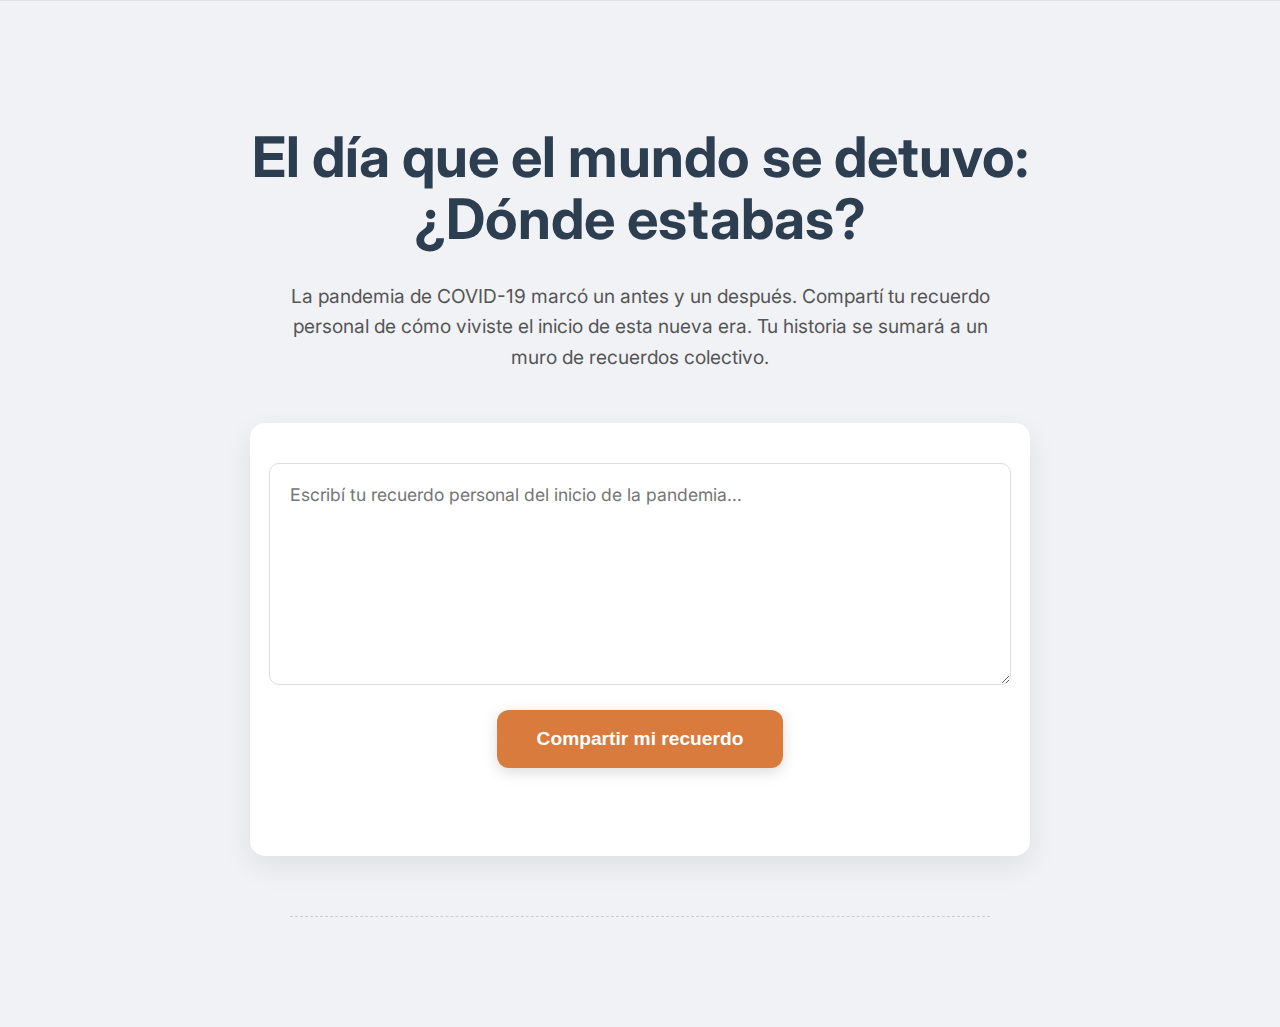
<file: memorias.html>
<!DOCTYPE html>
<html lang="es">
<head>
    <meta charset="UTF-8">
    <meta name="viewport" content="width=device-width, initial-scale=1.0">
    <title>Muro de Recuerdos Colectivo de la Pandemia</title>
    <link href="https://fonts.googleapis.com/css2?family=Inter:wght@400;500;600;700&display=swap" rel="stylesheet">
    <style>
        /* Global styles */
        body {
            font-family: 'Inter', sans-serif;
            margin: 0;
            padding: 0;
            background-color: #f0f2f5; /* Light background */
            color: #333;
            line-height: 1.6;
            scroll-behavior: smooth;
        }

        /* --- Collective Memory Wall Styles (Inspired by La Nación) --- */
        .collective-memory-section {
            background-color: #f0f2f5; /* Light background */
            padding: 80px 20px;
            text-align: center;
            border-top: 1px solid #e0e0e0; /* Subtle separator */
        }

        .collective-memory-section .section-title {
            font-family: 'Inter', sans-serif;
            font-size: 3.5rem; /* Larger, more impactful */
            font-weight: 700;
            color: #2c3e50;
            margin-bottom: 30px;
            line-height: 1.1;
            max-width: 900px;
            margin-left: auto;
            margin-right: auto;
        }

        .collective-memory-section .section-intro {
            font-size: 1.2rem;
            color: #555;
            max-width: 700px;
            margin: 0 auto 50px;
            line-height: 1.6;
        }

        .memory-form-container {
            max-width: 700px; /* Wider input area */
            margin: 0 auto 60px;
            background: white;
            border-radius: 15px;
            padding: 40px;
            box-shadow: 0 10px 30px rgba(0, 0, 0, 0.08);
            display: flex;
            flex-direction: column;
            align-items: center;
        }

        .memory-form-container textarea {
            width: 100%;
            min-height: 180px; /* Taller textarea */
            padding: 20px;
            border: 1px solid #ddd;
            border-radius: 10px;
            font-family: 'Inter', sans-serif;
            font-size: 1.1rem;
            color: #333;
            resize: vertical;
            margin-bottom: 25px;
            transition: border-color 0.3s ease, box-shadow 0.3s ease;
        }

        .memory-form-container textarea:focus {
            outline: none;
            border-color: #437BAB;
            box-shadow: 0 0 0 4px rgba(67, 123, 171, 0.2);
        }

        .memory-form-container button {
            background-color: #D87B3D; /* Orange accent color */
            color: white;
            padding: 18px 40px; /* Larger button */
            border-radius: 12px;
            border: none;
            font-weight: 600;
            font-size: 1.2rem;
            cursor: pointer;
            transition: background-color 0.3s ease, transform 0.2s ease;
            box-shadow: 0 4px 15px rgba(0, 0, 0, 0.15);
        }

        .memory-form-container button:hover {
            background-color: #c26a30;
            transform: translateY(-3px);
        }

        .thank-you-message {
            margin-top: 20px;
            font-size: 1.1rem;
            color: #10b981; /* Green for success */
            font-weight: 600;
            opacity: 0;
            transition: opacity 0.3s ease;
        }

        .thank-you-message.show {
            opacity: 1;
        }

        .memory-list-container {
            max-width: 700px; /* Matches form width */
            margin: 0 auto;
            padding-top: 30px;
            border-top: 1px dashed #ccc; /* Separator for memories */
        }

        .memory-card-item {
            background: white;
            border-radius: 10px;
            padding: 25px;
            margin-bottom: 25px; /* Spacing between cards */
            text-align: left;
            box-shadow: 0 3px 10px rgba(0, 0, 0, 0.05);
            transition: transform 0.2s ease, box-shadow 0.2s ease;
        }

        .memory-card-item:hover {
            transform: translateY(-3px);
            box-shadow: 0 6px 15px rgba(0, 0, 0, 0.1);
        }

        .memory-card-item .memory-text {
            font-size: 1.05rem;
            color: #333;
            line-height: 1.6;
            margin-bottom: 15px;
        }

        .memory-card-item .memory-timestamp {
            font-size: 0.8rem;
            color: #777;
            text-align: right;
            font-style: italic;
        }

        /* Responsive adjustments for collective memory wall */
        @media (max-width: 768px) {
            .collective-memory-section {
                padding: 60px 15px;
            }
            .collective-memory-section .section-title {
                font-size: 2.5rem;
            }
            .memory-form-container {
                padding: 30px 20px;
            }
            .memory-form-container textarea {
                min-height: 120px;
            }
            .memory-form-container button {
                padding: 15px 30px;
                font-size: 1.1rem;
            }
            .memory-card-item {
                padding: 20px;
            }
        }
    </style>
</head>
<body>
    <!-- Collective Memory Wall Section -->
    <div class="collective-memory-section">
        <h2 class="section-title">El día que el mundo se detuvo: ¿Dónde estabas?</h2>
        <p class="section-intro">La pandemia de COVID-19 marcó un antes y un después. Compartí tu recuerdo personal de cómo viviste el inicio de esta nueva era. Tu historia se sumará a un muro de recuerdos colectivo.</p>
        
        <div class="memory-form-container">
            <textarea id="personalMemoryText" placeholder="Escribí tu recuerdo personal del inicio de la pandemia..."></textarea>
            <button id="submitMemoryButton">Compartir mi recuerdo</button>
            <span id="thankYouMessage" class="thank-you-message">¡Gracias por compartir tu historia!</span>
        </div>

        <div class="memory-list-container" id="memoryListContainer">
            <!-- Memories will be loaded and added here by JavaScript -->
        </div>
    </div>

<script>
    // --- Collective Memory Wall Logic ---
    const personalMemoryText = document.getElementById('personalMemoryText');
    const submitMemoryButton = document.getElementById('submitMemoryButton');
    const memoryListContainer = document.getElementById('memoryListContainer');
    const thankYouMessage = document.getElementById('thankYouMessage');

    const MEMORIES_STORAGE_KEY = 'covid_memories';

    // Function to load memories from localStorage
    function loadMemories() {
        const memoriesJson = localStorage.getItem(MEMORIES_STORAGE_KEY);
        return memoriesJson ? JSON.parse(memoriesJson) : [];
    }

    // Function to save memories to localStorage
    function saveMemories(memories) {
        localStorage.setItem(MEMORIES_STORAGE_KEY, JSON.stringify(memories));
    }

    // Function to render a single memory card
    function renderMemoryCard(memory) {
        const memoryCard = document.createElement('div');
        memoryCard.className = 'memory-card-item';

        const date = new Date(memory.timestamp);
        const formattedDate = date.toLocaleDateString('es-ES', {
            year: 'numeric',
            month: 'long',
            day: 'numeric',
            hour: '2-digit',
            minute: '2-digit'
        });

        memoryCard.innerHTML = `
            <p class="memory-text">${escapeHtml(memory.text)}</p>
            <p class="memory-timestamp">${formattedDate}</p>
        `;
        return memoryCard;
    }

    // Function to display all memories
    function displayMemories() {
        memoryListContainer.innerHTML = ''; // Clear existing memories
        const memories = loadMemories();
        // Display in reverse chronological order (newest first)
        memories.slice().reverse().forEach(memory => {
            memoryListContainer.appendChild(renderMemoryCard(memory));
        });
    }

    // Function to handle memory submission
    function handleSubmitMemory() {
        const memoryText = personalMemoryText.value.trim();
        if (memoryText) {
            const newMemory = {
                text: memoryText,
                timestamp: new Date().toISOString() // ISO string for easy storage and parsing
            };

            const memories = loadMemories();
            memories.push(newMemory);
            saveMemories(memories);

            personalMemoryText.value = ''; // Clear textarea

            displayMemories(); // Re-render the wall to show the new memory

            // Show thank you message
            thankYouMessage.classList.add('show');
            setTimeout(() => {
                thankYouMessage.classList.remove('show');
            }, 3000); // Hide after 3 seconds

        } else {
            alert('Por favor, escribe tu recuerdo antes de compartirlo.');
        }
    }

    // Helper function to prevent XSS (Cross-Site Scripting)
    function escapeHtml(text) {
        const map = {
            '&': '&amp;',
            '<': '&lt;',
            '>': '&gt;',
            '"': '&quot;',
            "'": '&#039;'
        };
        return text.replace(/[&<>"']/g, function(m) { return map[m]; });
    }

    // Initialize the memory wall on page load
    document.addEventListener('DOMContentLoaded', displayMemories);
    submitMemoryButton.addEventListener('click', handleSubmitMemory);

</script>

</body>
</html>
</file>
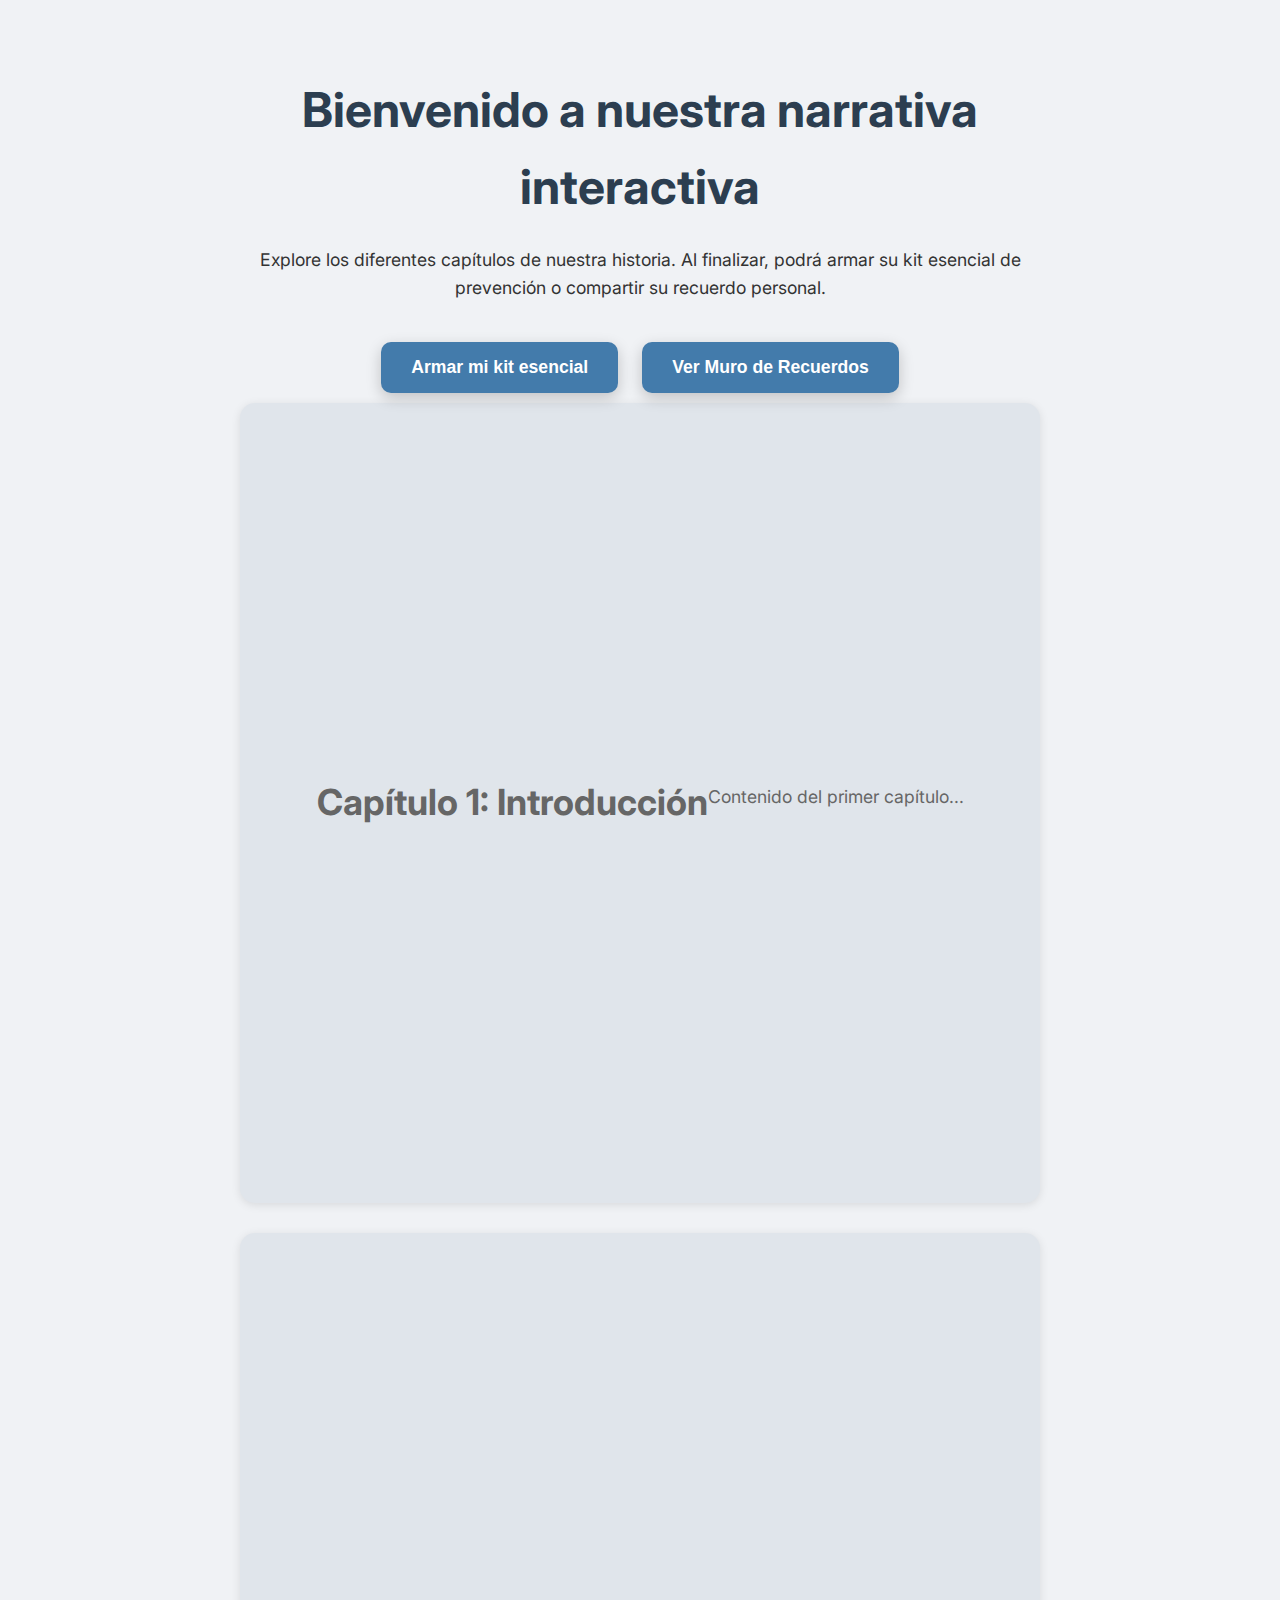
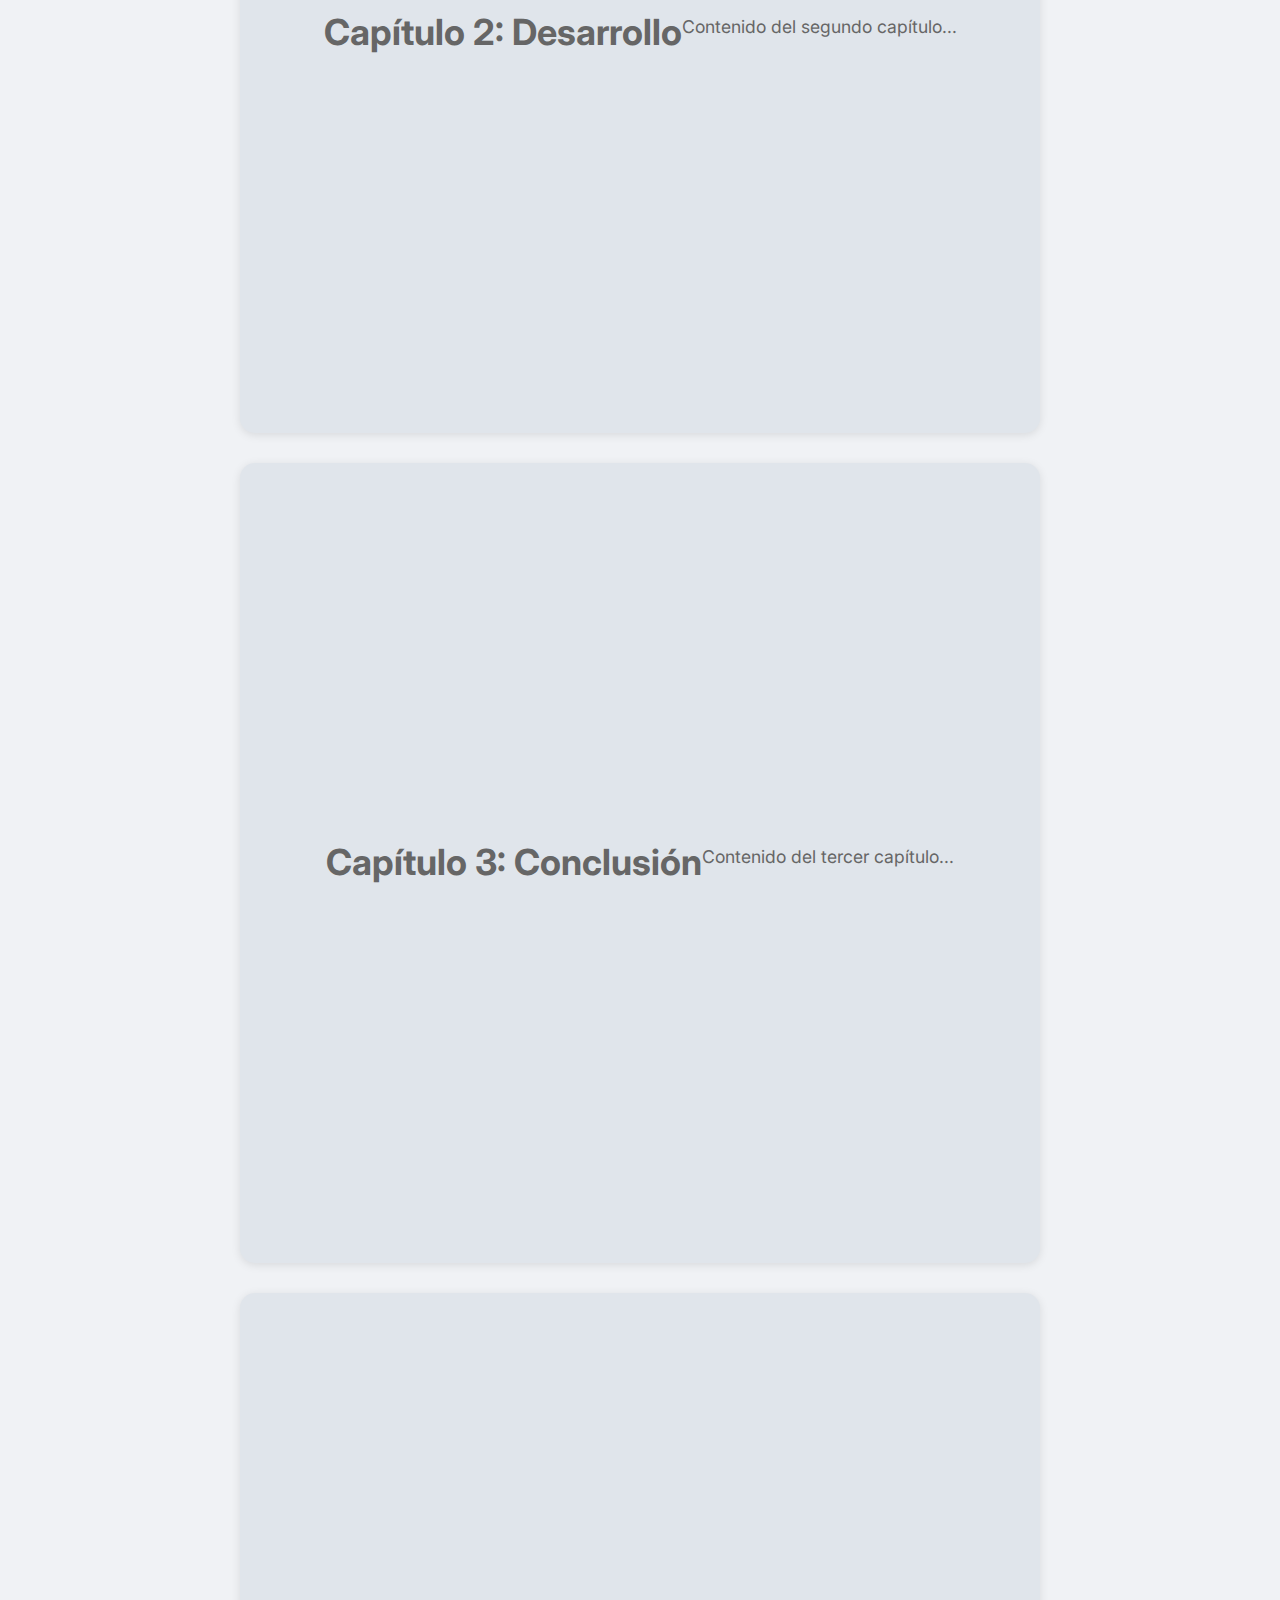
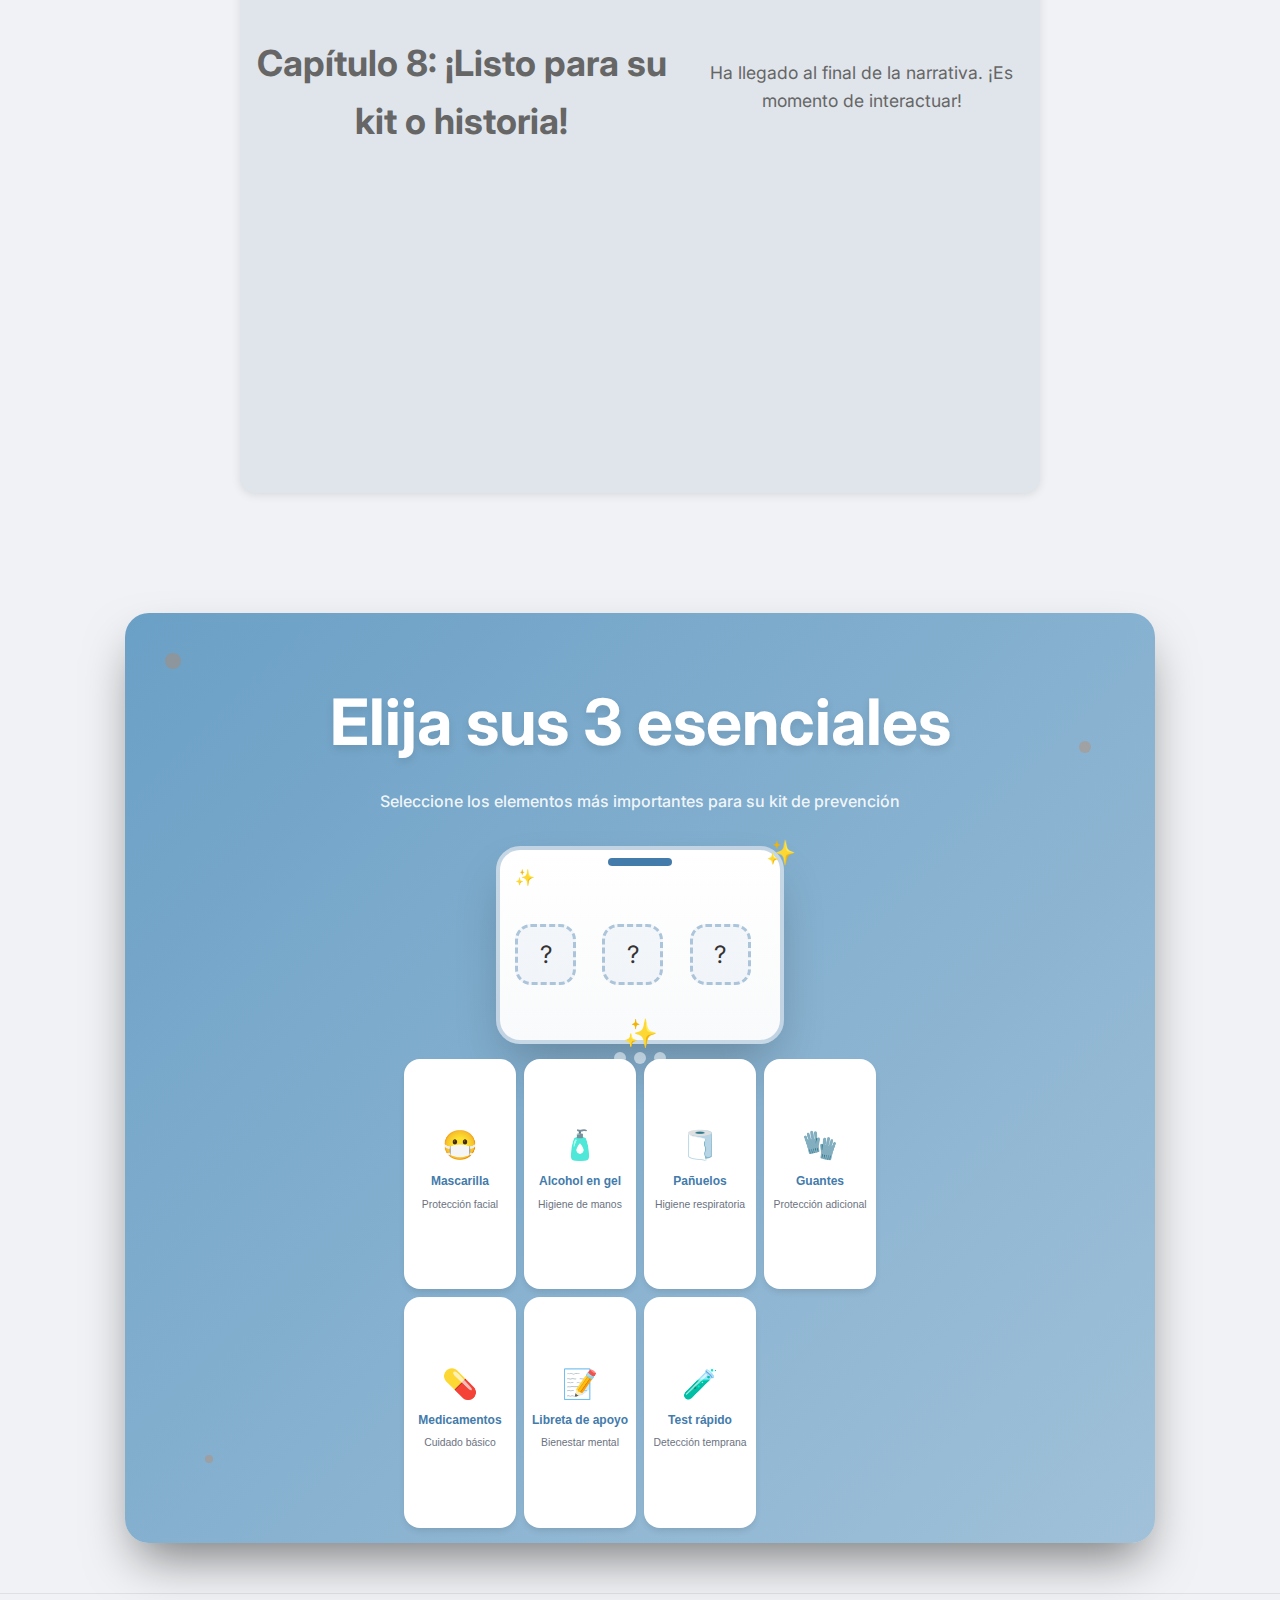
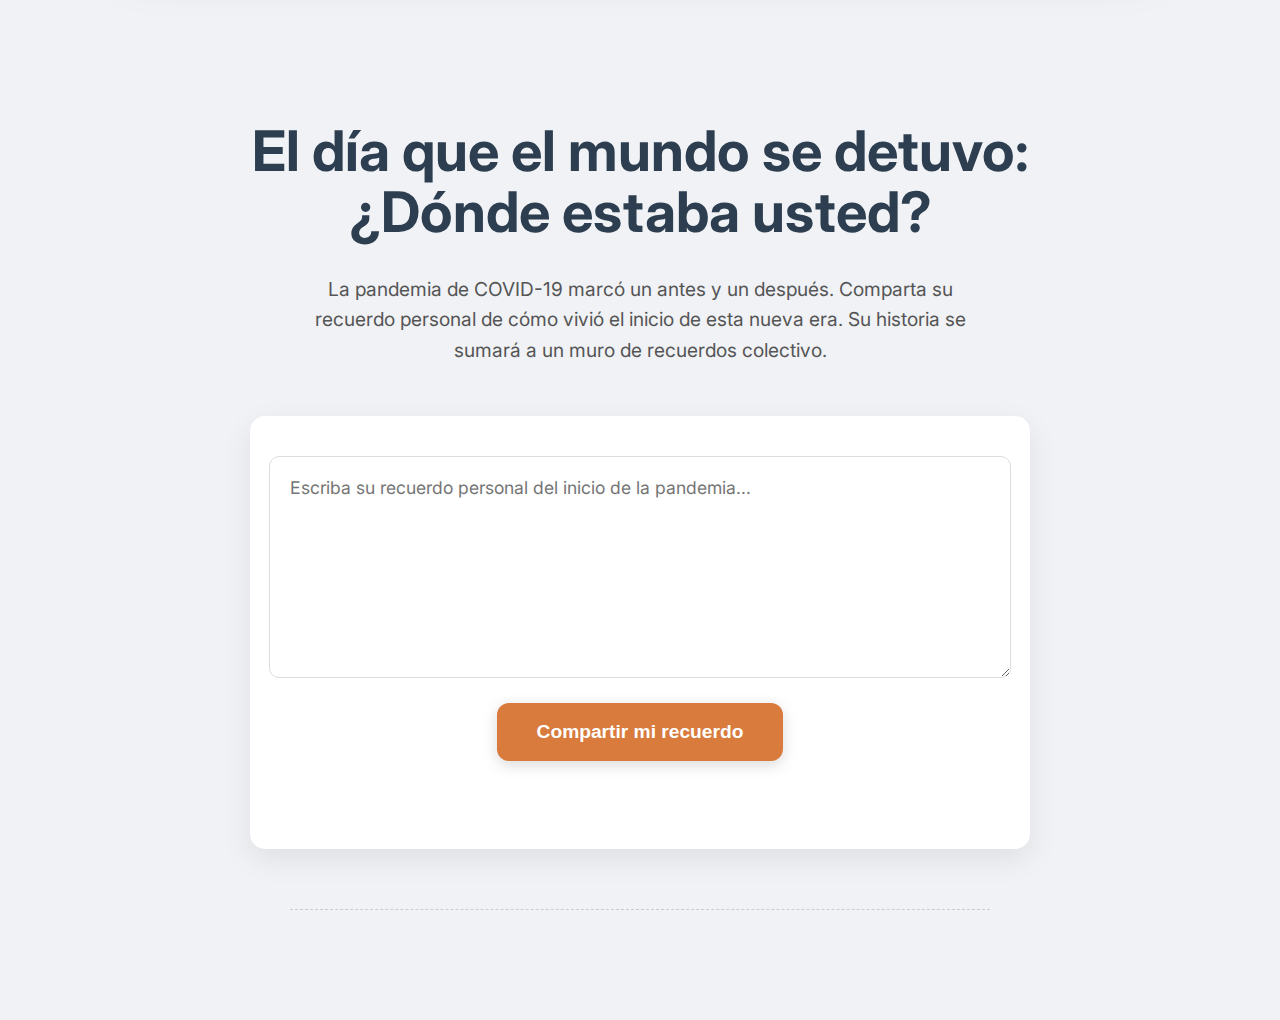
<file: nuevo (1).html>
<!DOCTYPE html>
<html lang="es">
<head>
    <meta charset="UTF-8">
    <meta name="viewport" content="width=device-width, initial-scale=1.0">
    <title>Experiencia Interactiva: Kit y Recuerdos</title>
    <link href="https://fonts.googleapis.com/css2?family=Inter:wght@400;500;600;700&display=swap" rel="stylesheet">
    <style>
        /* Estilos globales para la página principal */
        body {
            font-family: 'Inter', sans-serif;
            margin: 0;
            padding: 0;
            background-color: #f0f2f5; /* Fondo claro para la página principal */
            color: #333;
            line-height: 1.6;
            scroll-behavior: smooth;
        }

        .main-content {
            max-width: 800px;
            margin: 0 auto;
            padding: 40px 20px;
            text-align: center;
        }

        .main-content h1 {
            font-size: 3rem;
            color: #2c3e50;
            margin-bottom: 20px;
        }

        .main-content p {
            font-size: 1.1rem;
            margin-bottom: 30px;
        }

        .cta-button-main {
            display: inline-block;
            background-color: #437BAB; /* Azul principal */
            color: white;
            padding: 15px 30px;
            border-radius: 10px;
            text-decoration: none;
            font-weight: 600;
            font-size: 1.1rem;
            transition: background-color 0.3s ease, transform 0.2s ease;
            border: none;
            cursor: pointer;
            box-shadow: 0 5px 15px rgba(0, 0, 0, 0.2);
            margin: 10px;
        }

        .cta-button-main:hover {
            background-color: #366a92;
            transform: translateY(-2px);
        }

        .scrollytelling-section {
            height: 800px; /* Altura de ejemplo para secciones de scrollytelling */
            background-color: #e0e5eb;
            margin-bottom: 30px;
            display: flex;
            align-items: center;
            justify-content: center;
            font-size: 1.5rem;
            color: #666;
            border-radius: 15px;
            box-shadow: 0 2px 10px rgba(0, 0, 0, 0.1);
        }

        /* --- Estilos de la Sección de Armado de Kit --- */
        .kit-builder-section {
            background: linear-gradient(135deg, #6BA0C6 0%, rgba(107, 160, 198, 0.8) 50%, rgba(107, 160, 198, 0.6) 100%);
            border-radius: 24px;
            padding: 15px; /* Reducido para más espacio vertical */
            max-width: 1000px;
            margin: 50px auto;
            display: flex;
            flex-direction: column;
            align-items: center;
            justify-content: space-evenly; /* Distribuye el espacio de manera más uniforme */
            box-shadow: 0 25px 50px -12px rgba(0, 0, 0, 0.5);
            position: relative;
            
            height: 100vh; 
            min-height: 600px; /* Altura mínima para evitar aplastamiento */
            /* overflow-y: auto; ELIMINADO para que no haya scroll */
        }

        /* Elementos decorativos de fondo para la sección del kit */
        .kit-builder-section .bg-decoration {
            position: absolute;
            border-radius: 50%;
            background: rgba(216, 123, 61, 0.3);
            animation: pulse 2s infinite;
        }

        .kit-builder-section .bg-decoration:nth-child(1) {
            top: 40px;
            left: 40px;
            width: 16px;
            height: 16px;
        }

        .kit-builder-section .bg-decoration:nth-child(2) {
            top: 128px;
            right: 64px;
            width: 12px;
            height: 12px;
            animation-delay: 0.3s;
        }

        .kit-builder-section .bg-decoration:nth-child(3) {
            bottom: 80px;
            left: 80px;
            width: 8px;
            height: 8px;
            animation-delay: 0.7s;
        }

        @keyframes pulse {
            0%, 100% { opacity: 0.3; transform: scale(1); }
            50% { opacity: 0.6; transform: scale(1.1); }
        }

        /* Encabezado del Kit */
        .kit-header {
            text-align: center;
            margin-bottom: 15px; /* Reducido */
            flex-shrink: 0;
        }

        .kit-main-title {
            font-size: 2.8rem; /* Ligeramente reducido */
            font-weight: 700;
            color: white;
            margin-bottom: 12px; /* Reducido */
            text-shadow: 0 4px 8px rgba(0, 0, 0, 0.1);
        }

        .kit-subtitle {
            color: rgba(255, 255, 255, 0.9);
            font-size: 1rem; /* Reducido */
            font-weight: 500;
        }

        /* Bolsa del Kit de Prevención */
        .kit-container {
            position: relative;
            margin-bottom: 15px; /* Reducido */
            flex-shrink: 0;
        }

        .kit-bag {
            width: 250px; /* Reducido */
            height: 160px; /* Reducido */
            background: linear-gradient(to bottom, white, #f9fafb);
            border-radius: 24px;
            padding: 15px; /* Reducido */
            box-shadow: 0 25px 50px -12px rgba(0, 0, 0, 0.25);
            border: 4px solid rgba(67, 123, 171, 0.3);
            position: relative;
            transition: all 0.5s ease;
        }

        .kit-bag.sparkle {
            animation: sparkle-pulse 1s ease-in-out;
            box-shadow: 0 25px 50px -12px rgba(67, 123, 171, 0.5);
        }

        @keyframes sparkle-pulse {
            0%, 100% { transform: scale(1); }
            50% { transform: scale(1.02); }
        }

        /* Cremallera de la bolsa */
        .zipper {
            position: absolute;
            top: 8px;
            left: 50%;
            transform: translateX(-50%);
            width: 64px;
            height: 8px;
            background: #437BAB;
            border-radius: 4px;
        }

        /* Destellos */
        .kit-sparkle {
            position: absolute;
            color: #D87B3D;
            animation: spin 2s linear infinite;
        }

        .kit-sparkle:nth-child(1) {
            top: -16px;
            left: -16px;
            font-size: 32px;
        }

        .kit-sparkle:nth-child(2) {
            top: -16px;
            right: -16px;
            font-size: 24px;
            animation-delay: 0.2s;
            color: #437BAB;
        }

        .kit-sparkle:nth-child(3) {
            bottom: -16px;
            left: 50%;
            transform: translateX(-50%);
            font-size: 28px;
            animation-delay: 0.4s;
            color: #6BA0C6;
        }

        @keyframes spin {
            from { transform: rotate(0deg); }
            to { transform: rotate(360deg); }
        }

        /* Ranuras de elementos seleccionados */
        .slots-grid {
            display: grid;
            grid-template-columns: repeat(3, 1fr);
            gap: 12px; /* Reducido */
            height: 100%;
            align-items: center;
            padding-top: 10px; /* Reducido */
        }

        .slot {
            width: 55px; /* Reducido */
            height: 55px; /* Reducido */
            border-radius: 16px;
            border: 3px dashed rgba(67, 123, 171, 0.4);
            background: rgba(67, 123, 171, 0.05);
            display: flex;
            align-items: center;
            justify-content: center;
            font-size: 1.5rem; /* Reducido */
            transition: all 0.3s ease;
        }

        .slot.filled {
            border-color: #437BAB;
            box-shadow: 0 10px 15px -3px rgba(0, 0, 0, 0.1);
            transform: scale(1.05);
        }

        /* Indicador de progreso */
        .progress-indicator {
            position: absolute;
            bottom: -24px;
            left: 50%;
            transform: translateX(-50%);
            display: flex;
            gap: 8px;
        }

        .progress-dot {
            width: 12px;
            height: 12px;
            border-radius: 50%;
            background: rgba(255, 255, 255, 0.5);
            transition: all 0.3s ease;
        }

        .progress-dot.active {
            background: #437BAB;
        }

        /* Cuadrícula de elementos disponibles */
        .items-grid {
            display: grid;
            grid-template-columns: repeat(2, 1fr);
            gap: 8px; /* Reducido */
            max-width: 600px; /* Ajustado */
            flex-grow: 1; /* Permite que la cuadrícula de ítems crezca */
            /* overflow-y: auto; ELIMINADO */
            padding-bottom: 0; /* ELIMINADO */
        }

        @media (min-width: 768px) {
            .items-grid {
                grid-template-columns: repeat(4, 1fr);
            }
            .kit-main-title {
                font-size: 4rem;
            }
        }

        .item-card {
            position: relative;
            padding: 8px; /* Reducido */
            background: white;
            border-radius: 16px;
            text-align: center;
            cursor: pointer;
            transition: all 0.3s ease;
            border: none;
            box-shadow: 0 4px 6px -1px rgba(0, 0, 0, 0.1);
        }

        .item-card:hover:not(.disabled) {
            box-shadow: 0 10px 15px -3px rgba(0, 0, 0, 0.1);
            transform: scale(1.05);
        }

        .item-card.selected {
            box-shadow: 0 25px 50px -12px rgba(0, 0, 0, 0.25);
            transform: scale(1.05);
            border: 4px solid rgba(67, 123, 171, 0.5);
        }

        .item-card.disabled {
            background: rgba(255, 255, 255, 0.5);
            opacity: 0.5;
            cursor: not-allowed;
        }

        .check-mark {
            position: absolute;
            top: -8px;
            right: -8px;
            width: 20px; /* Reducido */
            height: 20px; /* Reducido */
            background: #437BAB;
            border-radius: 50%;
            display: flex;
            align-items: center;
            justify-content: center;
            color: white;
            font-size: 14px; /* Reducido */
        }

        .item-icon {
            font-size: 1.8rem; /* Reducido */
            margin-bottom: 4px; /* Reducido */
        }

        .item-name {
            font-weight: 600;
            color: #437BAB;
            font-size: 0.75rem; /* Reducido */
            margin-bottom: 2px; /* Reducido */
        }

        .item-description {
            font-size: 0.65rem; /* Reducido */
            color: #6b7280;
        }

        /* Modal de Completado (anidado dentro de kit-builder-section) */
        .completion-modal {
            position: absolute;
            inset: 0;
            background: rgba(0, 0, 0, 0.5);
            display: flex;
            align-items: center;
            justify-content: center;
            padding: 16px;
            z-index: 50;
            opacity: 0;
            visibility: hidden;
            transition: all 0.3s ease;
        }

        .completion-modal.show {
            opacity: 1;
            visibility: visible;
        }

        .completion-modal-inner {
            background: white;
            border-radius: 24px;
            padding: 32px;
            max-width: 400px;
            width: 100%;
            text-align: center;
            box-shadow: 0 25px 50px -12px rgba(0, 0, 0, 0.25);
            position: relative;
            transform: scale(0.9);
            transition: transform 0.3s ease;
        }

        .completion-modal.show .completion-modal-inner {
            transform: scale(1);
        }

        .close-button {
            position: absolute;
            top: 16px;
            right: 16px;
            padding: 8px;
            background: none;
            border: none;
            border-radius: 50%;
            cursor: pointer;
            transition: background 0.2s ease;
        }

        .close-button:hover {
            background: #f3f4f6;
        }

        .modal-icon {
            width: 64px;
            height: 64px;
            background: #437BAB;
            border-radius: 50%;
            display: flex;
            align-items: center;
            justify-content: center;
            margin: 0 auto 16px;
            color: white;
            font-size: 32px;
        }

        .modal-title {
            font-size: 1.5rem;
            font-weight: 700;
            color: #437BAB;
            margin-bottom: 16px;
        }

        .modal-message {
            font-size: 1.125rem;
            color: #374151;
            line-height: 1.6;
            margin-bottom: 24px;
        }

        .selected-items-summary {
            display: flex;
            justify-content: center;
            gap: 16px;
            margin-bottom: 24px;
        }

        .summary-item {
            text-align: center;
        }

        .summary-icon {
            font-size: 1.5rem;
            margin-bottom: 4px;
        }

        .summary-name {
            font-size: 0.75rem;
            color: #6b7280;
        }

        .reset-button {
            background: #437BAB;
            color: white;
            font-weight: 600;
            padding: 12px 32px;
            border-radius: 16px;
            border: none;
            cursor: pointer;
            transition: all 0.2s ease;
            font-size: 1rem;
        }

        .reset-button:hover {
            background: rgba(67, 123, 171, 0.9);
            transform: scale(1.05);
        }

        .volver-button-modal {
            background: #e0e0e0;
            color: #333;
            font-weight: 600;
            padding: 12px 32px;
            border-radius: 16px;
            border: none;
            cursor: pointer;
            transition: all 0.2s ease;
            font-size: 1rem;
            margin-top: 10px;
        }

        .volver-button-modal:hover {
            background: #d0d0d0;
            transform: scale(1.05);
        }

        /* --- Estilos del Muro de Recuerdos Colectivo (Inspirado en La Nación) --- */
        .collective-memory-section {
            background-color: #f0f2f5; /* Fondo claro */
            padding: 80px 20px;
            text-align: center;
            border-top: 1px solid #e0e0e0; /* Separador sutil */
            margin-top: 50px; /* Espacio de la sección anterior */
        }

        .collective-memory-section .section-title {
            font-family: 'Inter', sans-serif;
            font-size: 3.5rem; /* Más grande, más impactante */
            font-weight: 700;
            color: #2c3e50;
            margin-bottom: 30px;
            line-height: 1.1;
            max-width: 900px;
            margin-left: auto;
            margin-right: auto;
        }

        .collective-memory-section .section-intro {
            font-size: 1.2rem;
            color: #555;
            max-width: 700px;
            margin: 0 auto 50px;
            line-height: 1.6;
        }

        .memory-form-container {
            max-width: 700px; /* Área de entrada más ancha */
            margin: 0 auto 60px;
            background: white;
            border-radius: 15px;
            padding: 40px;
            box-shadow: 0 10px 30px rgba(0, 0, 0, 0.08);
            display: flex;
            flex-direction: column;
            align-items: center;
        }

        .memory-form-container textarea {
            width: 100%;
            min-height: 180px; /* Textarea más alto */
            padding: 20px;
            border: 1px solid #ddd;
            border-radius: 10px;
            font-family: 'Inter', sans-serif;
            font-size: 1.1rem;
            color: #333;
            resize: vertical;
            margin-bottom: 25px;
            transition: border-color 0.3s ease, box-shadow 0.3s ease;
        }

        .memory-form-container textarea:focus {
            outline: none;
            border-color: #437BAB;
            box-shadow: 0 0 0 4px rgba(67, 123, 171, 0.2);
        }

        .memory-form-container button {
            background-color: #D87B3D; /* Color naranja de acento */
            color: white;
            padding: 18px 40px; /* Botón más grande */
            border-radius: 12px;
            border: none;
            font-weight: 600;
            font-size: 1.2rem;
            cursor: pointer;
            transition: background-color 0.3s ease, transform 0.2s ease;
            box-shadow: 0 4px 15px rgba(0, 0, 0, 0.15);
        }

        .memory-form-container button:hover {
            background-color: #c26a30;
            transform: translateY(-3px);
        }

        .thank-you-message {
            margin-top: 20px;
            font-size: 1.1rem;
            color: #10b981; /* Verde para éxito */
            font-weight: 600;
            opacity: 0;
            transition: opacity 0.3s ease;
        }

        .thank-you-message.show {
            opacity: 1;
        }

        .memory-list-container {
            max-width: 700px; /* Coincide con el ancho del formulario */
            margin: 0 auto;
            padding-top: 30px;
            border-top: 1px dashed #ccc; /* Separador para recuerdos */
        }

        .memory-card-item {
            background: white;
            border-radius: 10px;
            padding: 25px;
            margin-bottom: 25px; /* Espaciado entre tarjetas */
            text-align: left;
            box-shadow: 0 3px 10px rgba(0, 0, 0, 0.05);
            transition: transform 0.2s ease, box-shadow 0.2s ease;
        }

        .memory-card-item:hover {
            transform: translateY(-3px);
            box-shadow: 0 6px 15px rgba(0, 0, 0, 0.1);
        }

        .memory-card-item .memory-text {
            font-size: 1.05rem;
            color: #333;
            line-height: 1.6;
            margin-bottom: 15px;
        }

        .memory-card-item .memory-timestamp {
            font-size: 0.8rem;
            color: #777;
            text-align: right;
            font-style: italic;
        }

        /* Ajustes responsivos */
        @media (max-width: 768px) {
            .kit-main-title {
                font-size: 2.2rem; /* Más pequeño para móviles */
            }
            .kit-subtitle {
                font-size: 0.9rem; /* Más pequeño para móviles */
            }
            .kit-builder-section {
                padding: 10px; /* Reducir padding en móviles */
                margin: 20px auto;
                min-height: 500px; /* Ajustar min-height para móviles */
            }
            .kit-bag {
                width: 220px; /* Más pequeño para móviles */
                height: 140px; /* Más pequeño para móviles */
                padding: 10px; /* Más pequeño para móviles */
            }
            .slots-grid {
                gap: 8px; /* Más pequeño para móviles */
                padding-top: 5px; /* Más pequeño para móviles */
            }
            .slot {
                width: 50px; /* Más pequeño para móviles */
                height: 50px; /* Más pequeño para móviles */
                font-size: 1.3rem; /* Más pequeño para móviles */
            }
            .items-grid {
                grid-template-columns: repeat(2, 1fr);
                gap: 6px; /* Más pequeño para móviles */
            }
            .item-card {
                padding: 6px; /* Más pequeño para móviles */
            }
            .item-icon {
                font-size: 1.5rem; /* Más pequeño para móviles */
            }
            .item-name {
                font-size: 0.7rem; /* Más pequeño para móviles */
            }
            .item-description {
                font-size: 0.6rem; /* Más pequeño para móviles */
            }
            .check-mark {
                width: 18px; /* Más pequeño para móviles */
                height: 18px; /* Más pequeño para móviles */
                font-size: 12px; /* Más pequeño para móviles */
            }
            .collective-memory-section {
                padding: 60px 15px;
            }
            .collective-memory-section .section-title {
                font-size: 2.5rem;
            }
            .memory-form-container {
                padding: 30px 20px;
            }
            .memory-form-container textarea {
                min-height: 120px;
            }
            .memory-form-container button {
                padding: 15px 30px;
                font-size: 1.1rem;
            }
            .memory-card-item {
                padding: 20px;
            }
        }
    </style>
</head>
<body>
    <!-- Contenido principal de Scrollytelling -->
    <div class="main-content">
        <h1>Bienvenido a nuestra narrativa interactiva</h1>
        <p>Explore los diferentes capítulos de nuestra historia. Al finalizar, podrá armar su kit esencial de prevención o compartir su recuerdo personal.</p>
        
        <button id="scrollToKitButton" class="cta-button-main">Armar mi kit esencial</button>
        <button id="scrollToMemoryWallButton" class="cta-button-main">Ver Muro de Recuerdos</button>

        <div class="scrollytelling-section" id="chapter-1">
            <h2>Capítulo 1: Introducción</h2>
            <p>Contenido del primer capítulo...</p>
        </div>
        <div class="scrollytelling-section" id="chapter-2">
            <h2>Capítulo 2: Desarrollo</h2>
            <p>Contenido del segundo capítulo...</p>
        </div>
        <div class="scrollytelling-section" id="chapter-3">
            <h2>Capítulo 3: Conclusión</h2>
            <p>Contenido del tercer capítulo...</p>
        </div>
        <div class="scrollytelling-section" id="chapter-8">
            <h2>Capítulo 8: ¡Listo para su kit o historia!</h2>
            <p>Ha llegado al final de la narrativa. ¡Es momento de interactuar!</p>
        </div>
    </div>

    <!-- Sección de Armado de Kit -->
    <div class="kit-builder-section" id="kitBuilderSection">
        <!-- Elementos decorativos de fondo -->
        <div class="bg-decoration"></div>
        <div class="bg-decoration"></div>
        <div class="bg-decoration"></div>

        <!-- Encabezado -->
        <div class="kit-header">
            <h1 class="kit-main-title">Elija sus 3 esenciales</h1>
            <p class="kit-subtitle">Seleccione los elementos más importantes para su kit de prevención</p>
        </div>

        <!-- Bolsa del Kit de Prevención -->
        <div class="kit-container">
            <div class="kit-bag" id="kitBag">
                <div class="zipper"></div>
                
                <!-- Destellos (ocultos por defecto) -->
                <div class="kit-sparkle hidden" id="kitSparkle1">✨</div>
                <div class="kit-sparkle hidden" id="kitSparkle2">✨</div>
                <div class="kit-sparkle hidden" id="kitSparkle3">✨</div>

                <!-- Ranuras de elementos seleccionados -->
                <div class="slots-grid">
                    <div class="slot" id="slot0">?</div>
                    <div class="slot" id="slot1">?</div>
                    <div class="slot" id="slot2">?</div>
                </div>

                <!-- Indicador de progreso -->
                <div class="progress-indicator">
                    <div class="progress-dot" id="dot0"></div>
                    <div class="progress-dot" id="dot1"></div>
                    <div class="progress-dot" id="dot2"></div>
                </div>
            </div>
        </div>

        <!-- Elementos disponibles -->
        <div class="items-grid" id="itemsGrid">
            <!-- Los elementos serán generados por JavaScript -->
        </div>

        <!-- Modal de Completado (anidado dentro de kit-builder-section) -->
        <div class="completion-modal" id="completionModal">
            <div class="completion-modal-inner">
                <button class="close-button" id="closeCompletionModalButton">✕</button>
                
                <div class="modal-icon">✓</div>
                <h2 class="modal-title">¡Kit completo!</h2>
                <p class="modal-message">Cada cuidado cuenta. Juntos construimos la mejor defensa.</p>
                
                <div class="selected-items-summary" id="selectedSummary">
                    <!-- Los elementos seleccionados se mostrarán aquí -->
                </div>
                
                <button class="reset-button" id="resetButton">Crear nuevo kit</button>
                <button class="volver-button-modal" id="volverButtonKitModal">Cerrar</button>
            </div>
        </div>
    </div>

    <!-- Sección del Muro de Recuerdos Colectivo -->
    <div class="collective-memory-section" id="collectiveMemorySection">
        <h2 class="section-title">El día que el mundo se detuvo: ¿Dónde estaba usted?</h2>
        <p class="section-intro">La pandemia de COVID-19 marcó un antes y un después. Comparta su recuerdo personal de cómo vivió el inicio de esta nueva era. Su historia se sumará a un muro de recuerdos colectivo.</p>
        
        <div class="memory-form-container">
            <textarea id="personalMemoryText" placeholder="Escriba su recuerdo personal del inicio de la pandemia..."></textarea>
            <button id="submitMemoryButton">Compartir mi recuerdo</button>
            <span id="thankYouMessage" class="thank-you-message">¡Gracias por compartir su historia!</span>
        </div>

        <div class="memory-list-container" id="memoryListContainer">
            <!-- Los recuerdos se cargarán y añadirán aquí mediante JavaScript -->
        </div>
    </div>

<script>
    // --- Lógica del Armado de Kit ---
    const preventionItems = [
        { id: "mask", name: "Mascarilla", icon: "😷", description: "Protección facial" },
        { id: "sanitizer", name: "Alcohol en gel", icon: "🧴", description: "Higiene de manos" },
        { id: "tissues", name: "Pañuelos", icon: "🧻", description: "Higiene respiratoria" },
        { id: "gloves", name: "Guantes", icon: "🧤", description: "Protección adicional" },
        { id: "medicine", name: "Medicamentos", icon: "💊", description: "Cuidado básico" },
        { id: "notebook", name: "Libreta de apoyo", icon: "📝", description: "Bienestar mental" },
        { id: "test", name: "Test rápido", icon: "🧪", description: "Detección temprana" },
    ];

    let selectedKitItems = [];
    
    const kitBag = document.getElementById('kitBag');
    const itemsGrid = document.getElementById('itemsGrid');
    const completionModal = document.getElementById('completionModal');
    const closeCompletionModalButton = document.getElementById('closeCompletionModalButton');
    const resetButton = document.getElementById('resetButton');
    const volverButtonKitModal = document.getElementById('volverButtonKitModal');
    const selectedSummary = document.getElementById('selectedSummary');

    function initKitBuilder() {
        renderKitItems();
        updateKitUI();
    }

    function renderKitItems() {
        itemsGrid.innerHTML = '';
        preventionItems.forEach(item => {
            const isSelected = selectedKitItems.includes(item.id);
            const isDisabled = !isSelected && selectedKitItems.length >= 3;

            const itemCard = document.createElement('button');
            itemCard.className = `item-card ${isSelected ? 'selected' : ''} ${isDisabled ? 'disabled' : ''}`;
            itemCard.onclick = () => handleKitItemSelect(item.id);

            itemCard.innerHTML = `
                ${isSelected ? '<div class="check-mark">✓</div>' : ''}
                <div class="item-icon">${item.icon}</div>
                <h3 class="item-name">${item.name}</h3>
                <p class="item-description">${item.description}</p>
            `;

            itemsGrid.appendChild(itemCard);
        });
    }

    function handleKitItemSelect(itemId) {
        if (selectedKitItems.includes(itemId)) {
            selectedKitItems = selectedKitItems.filter(id => id !== itemId);
        } else if (selectedKitItems.length < 3) {
            selectedKitItems.push(itemId);
        }

        updateKitUI();

        if (selectedKitItems.length === 3) {
            showCompletionModal();
        }
    }

    function updateKitUI() {
        for (let i = 0; i < 3; i++) {
            const slot = document.getElementById(`slot${i}`);
            const dot = document.getElementById(`dot${i}`);

            if (selectedKitItems[i]) {
                const item = preventionItems.find(item => item.id === selectedKitItems[i]);
                slot.textContent = item.icon;
                slot.className = 'slot filled';
                dot.className = 'progress-dot active';
            } else {
                slot.textContent = '?';
                slot.className = 'slot';
                dot.className = 'progress-dot';
            }
        }

        renderKitItems();
    }

    function showCompletionModal() {
        selectedSummary.innerHTML = '';
        selectedKitItems.forEach(itemId => {
            const item = preventionItems.find(i => i.id === itemId);
            if (item) {
                const summaryItem = document.createElement('div');
                summaryItem.className = 'summary-item';
                summaryItem.innerHTML = `
                    <div class="summary-icon">${item.icon}</div>
                    <p class="summary-name">${item.name}</p>
                `;
                selectedSummary.appendChild(summaryItem);
            }
        });

        completionModal.classList.add('show');
    }

    function resetKitSelection() {
        selectedKitItems = [];
        completionModal.classList.remove('show');
        updateKitUI();
    }

    // Event Listeners del Kit
    closeCompletionModalButton.addEventListener('click', () => completionModal.classList.remove('show'));
    resetButton.addEventListener('click', resetKitSelection);
    volverButtonKitModal.addEventListener('click', () => completionModal.classList.remove('show'));

    // --- Lógica del Muro de Recuerdos Colectivo ---
    const personalMemoryText = document.getElementById('personalMemoryText');
    const submitMemoryButton = document.getElementById('submitMemoryButton');
    const memoryListContainer = document.getElementById('memoryListContainer');
    const thankYouMessage = document.getElementById('thankYouMessage');

    const MEMORIES_STORAGE_KEY = 'covid_memories';

    // Función para cargar recuerdos de localStorage
    function loadMemories() {
        const memoriesJson = localStorage.getItem(MEMORIES_STORAGE_KEY);
        return memoriesJson ? JSON.parse(memoriesJson) : [];
    }

    // Función para guardar recuerdos en localStorage
    function saveMemories(memories) {
        localStorage.setItem(MEMORIES_STORAGE_KEY, JSON.stringify(memories));
    }

    // Función para renderizar una sola tarjeta de recuerdo
    function renderMemoryCard(memory) {
        const memoryCard = document.createElement('div');
        memoryCard.className = 'memory-card-item';

        const date = new Date(memory.timestamp);
        const formattedDate = date.toLocaleDateString('es-ES', {
            year: 'numeric',
            month: 'long',
            day: 'numeric',
            hour: '2-digit',
            minute: '2-digit'
        });

        memoryCard.innerHTML = `
            <p class="memory-text">${escapeHtml(memory.text)}</p>
            <p class="memory-timestamp">${formattedDate}</p>
        `;
        return memoryCard;
    }

    // Función para mostrar todos los recuerdos
    function displayMemories() {
        memoryListContainer.innerHTML = ''; // Limpiar recuerdos existentes
        const memories = loadMemories();
        // Mostrar en orden cronológico inverso (los más nuevos primero)
        memories.slice().reverse().forEach(memory => {
            memoryListContainer.appendChild(renderMemoryCard(memory));
        });
    }

    // Función para manejar el envío de recuerdos
    function handleSubmitMemory() {
        const memoryText = personalMemoryText.value.trim();
        if (memoryText) {
            const newMemory = {
                text: memoryText,
                timestamp: new Date().toISOString() // Cadena ISO para fácil almacenamiento y análisis
            };

            const memories = loadMemories();
            memories.push(newMemory);
            saveMemories(memories);

            personalMemoryText.value = ''; // Limpiar textarea

            displayMemories(); // Volver a renderizar el muro para mostrar el nuevo recuerdo

            // Mostrar mensaje de agradecimiento
            thankYouMessage.classList.add('show');
            setTimeout(() => {
                thankYouMessage.classList.remove('show');
            }, 3000); // Ocultar después de 3 segundos

        } else {
            alert('Por favor, escriba su recuerdo antes de compartirlo.');
        }
    }

    // Función auxiliar para prevenir XSS (Cross-Site Scripting)
    function escapeHtml(text) {
        const map = {
            '&': '&amp;',
            '<': '&lt;',
            '>': '&gt;',
            '"': '&quot;',
            "'": '&#039;'
        };
        return text.replace(/[&<>"']/g, function(m) { return map[m]; });
    }

    // --- Lógica de Desplazamiento a Sección ---
    const scrollToKitButton = document.getElementById('scrollToKitButton');
    const scrollToMemoryWallButton = document.getElementById('scrollToMemoryWallButton');
    const kitBuilderSection = document.getElementById('kitBuilderSection');
    const collectiveMemorySection = document.getElementById('collectiveMemorySection');

    scrollToKitButton.addEventListener('click', () => {
        kitBuilderSection.scrollIntoView({ behavior: 'smooth' });
    });

    scrollToMemoryWallButton.addEventListener('click', () => {
        collectiveMemorySection.scrollIntoView({ behavior: 'smooth' });
    });

    // Inicializar ambas secciones al cargar la página
    document.addEventListener('DOMContentLoaded', () => {
        initKitBuilder();
        displayMemories();
    });
    submitMemoryButton.addEventListener('click', handleSubmitMemory);

</script>

</body>
</html>
</file>
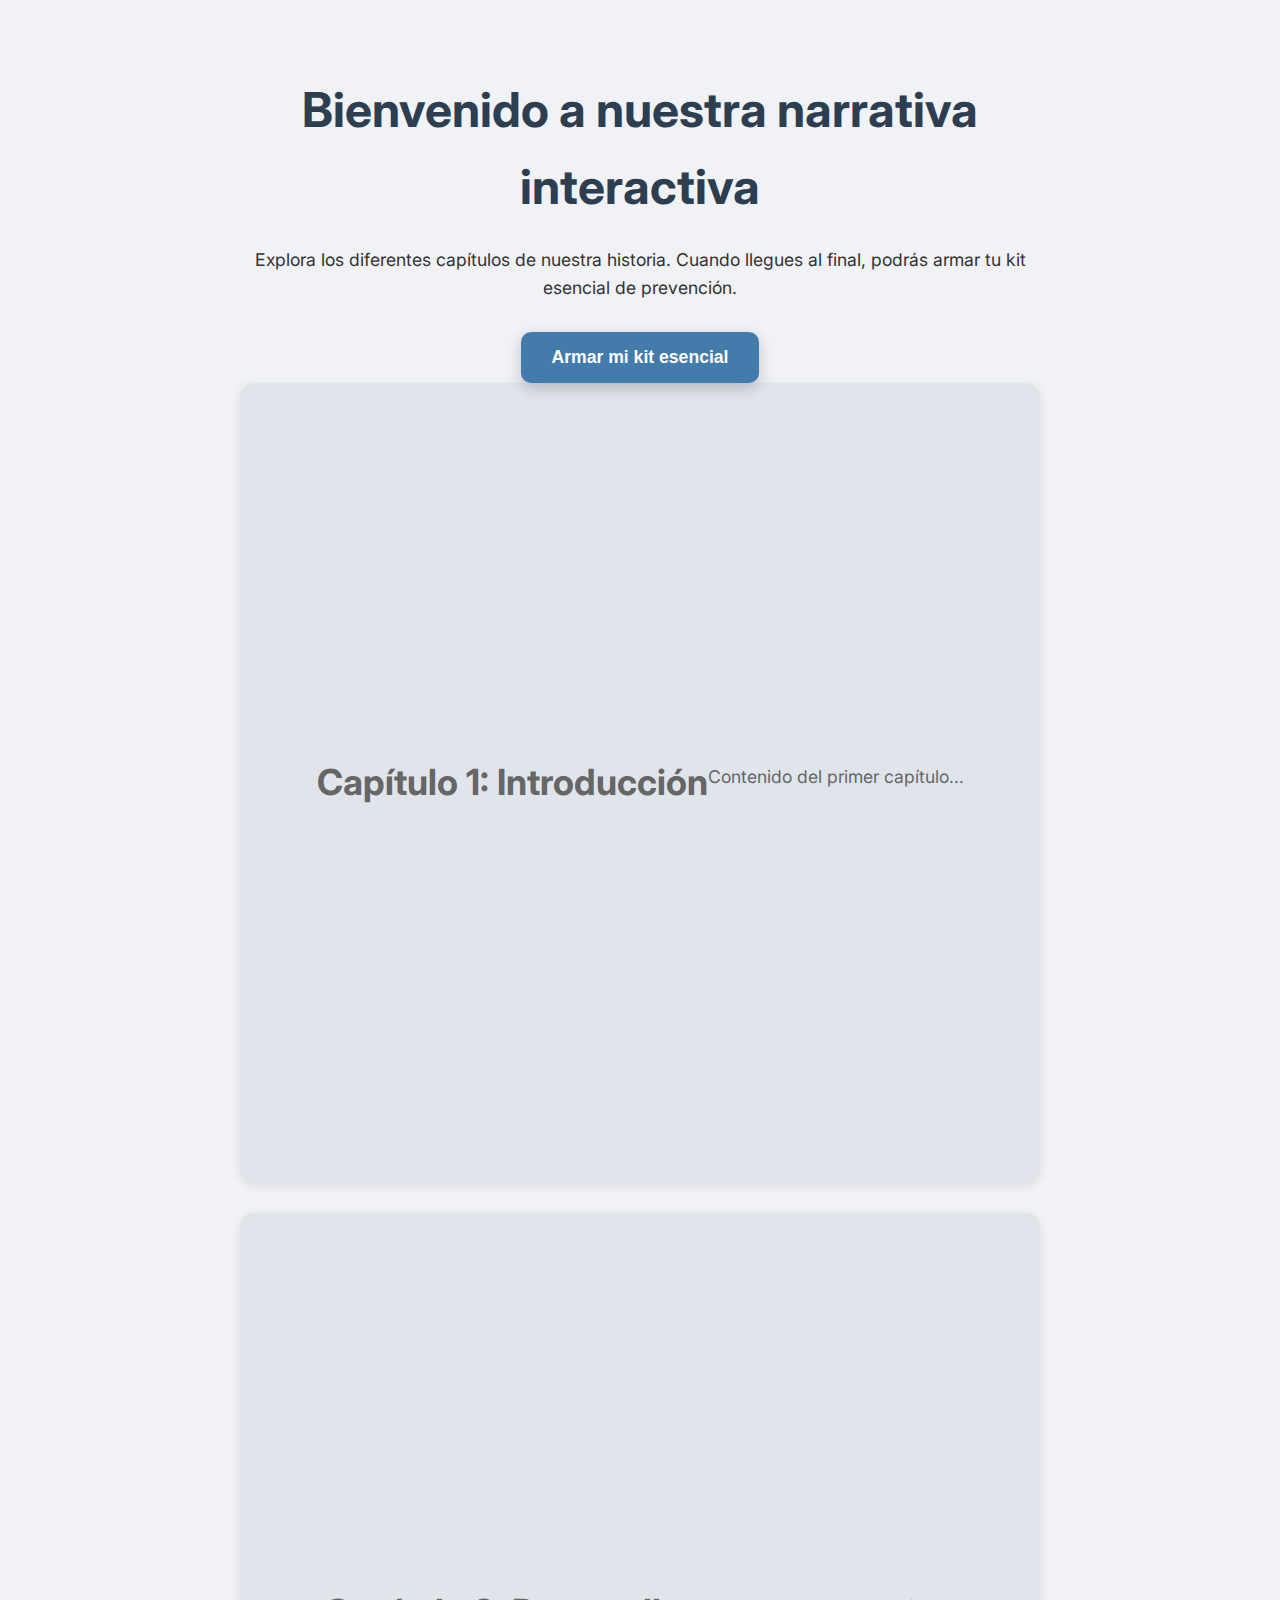
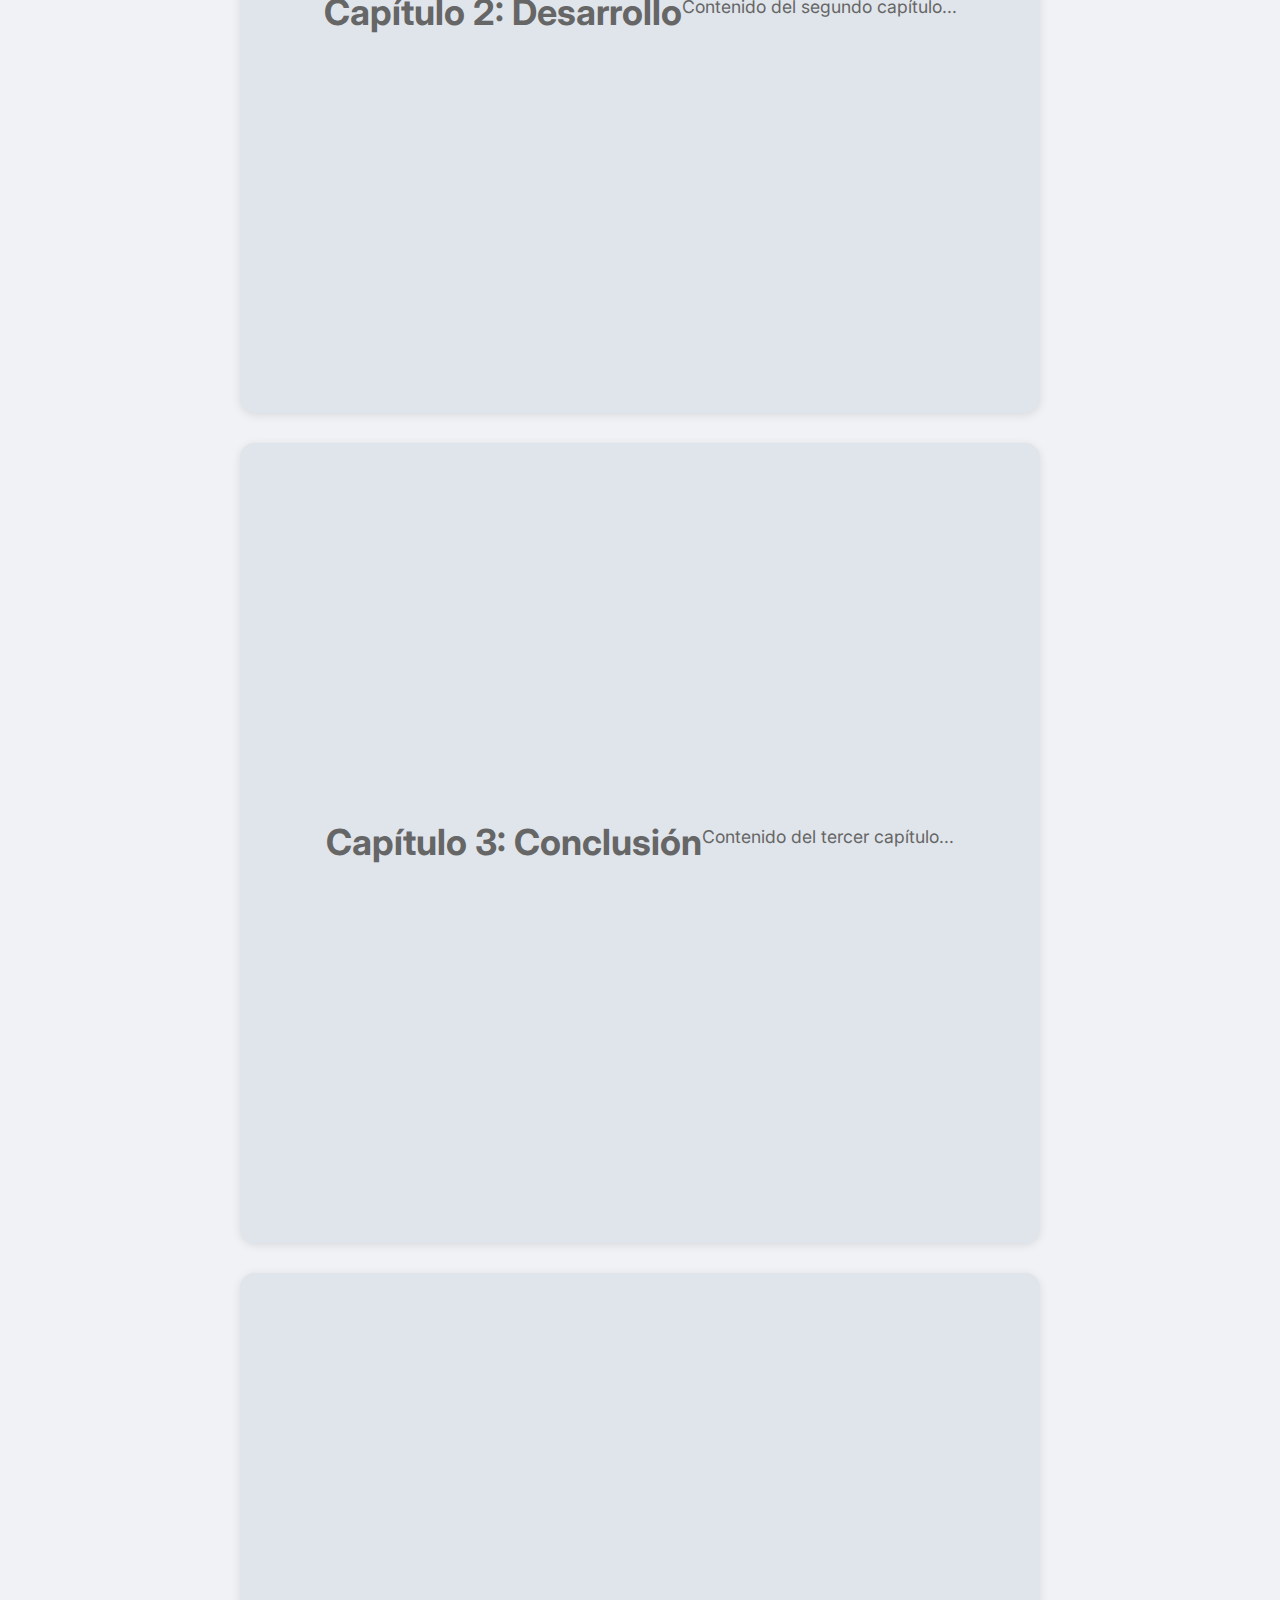
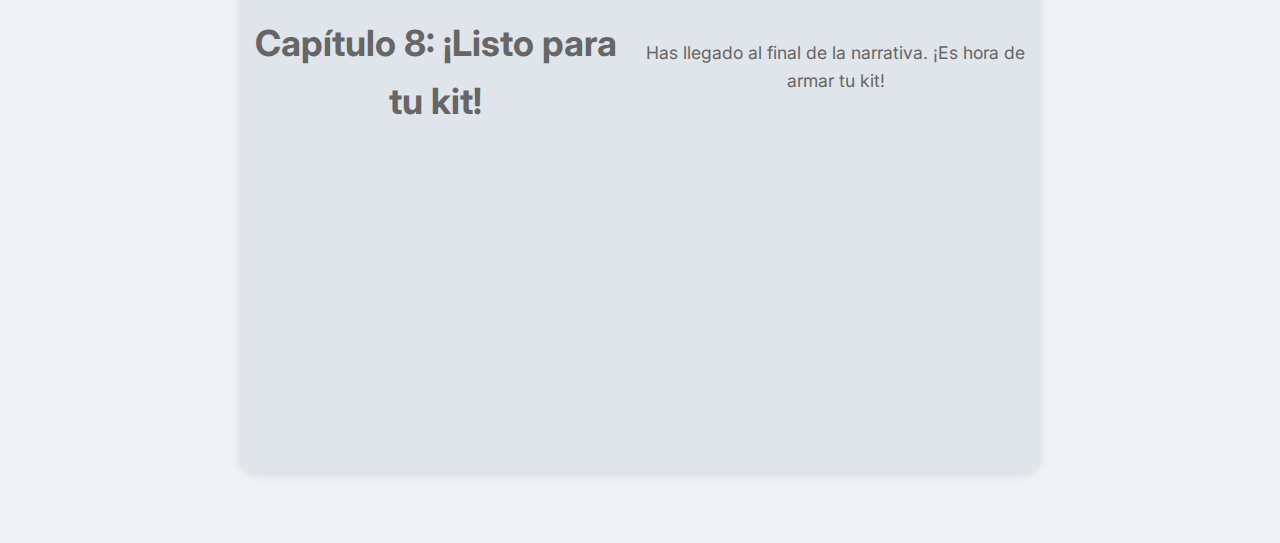
<file: prueba.html>
<!DOCTYPE html>
<html lang="es">
<head>
    <meta charset="UTF-8">
    <meta name="viewport" content="width=device-width, initial-scale=1.0">
    <title>Scrollytelling con Kit Esencial</title>
    <link href="https://fonts.googleapis.com/css2?family=Inter:wght@400;500;600;700&display=swap" rel="stylesheet">
    <style>
        /* Global styles for the main scrollytelling page */
        body {
            font-family: 'Inter', sans-serif;
            margin: 0;
            padding: 0;
            background-color: #f0f2f5; /* Light background for the main page */
            color: #333;
            line-height: 1.6;
            scroll-behavior: smooth;
        }

        .main-content {
            max-width: 800px;
            margin: 0 auto;
            padding: 40px 20px;
            text-align: center;
        }

        .main-content h1 {
            font-size: 3rem;
            color: #2c3e50;
            margin-bottom: 20px;
        }

        .main-content p {
            font-size: 1.1rem;
            margin-bottom: 30px;
        }

        .cta-button-main {
            display: inline-block;
            background-color: #437BAB; /* Kit's main blue */
            color: white;
            padding: 15px 30px;
            border-radius: 10px;
            text-decoration: none;
            font-weight: 600;
            font-size: 1.1rem;
            transition: background-color 0.3s ease, transform 0.2s ease;
            border: none;
            cursor: pointer;
            box-shadow: 0 5px 15px rgba(0, 0, 0, 0.2);
        }

        .cta-button-main:hover {
            background-color: #366a92;
            transform: translateY(-2px);
        }

        .scrollytelling-section {
            height: 800px; /* Example height for scrollytelling sections */
            background-color: #e0e5eb;
            margin-bottom: 30px;
            display: flex;
            align-items: center;
            justify-content: center;
            font-size: 1.5rem;
            color: #666;
            border-radius: 15px;
            box-shadow: 0 2px 10px rgba(0, 0, 0, 0.1);
        }

        /* Kit Builder Modal Styles (copied and adapted from kit.html) */
        /* The modal-overlay is now the main container for the kit */
        .kit-modal-overlay {
            position: fixed;
            inset: 0;
            background: rgba(0, 0, 0, 0.7); /* Darker overlay for full screen */
            display: flex;
            align-items: center;
            justify-content: center;
            padding: 16px;
            z-index: 1000; /* High z-index to cover everything */
            opacity: 0;
            visibility: hidden;
            transition: opacity 0.3s ease, visibility 0.3s ease;
            /* Initial state: hidden */
            display: none; /* Controlled by JS to show/hide */
        }

        .kit-modal-overlay.show {
            opacity: 1;
            visibility: visible;
            display: flex; /* Ensure it's flex when shown */
        }

        .kit-modal-content {
            background: linear-gradient(135deg, #6BA0C6 0%, rgba(107, 160, 198, 0.8) 50%, rgba(107, 160, 198, 0.6) 100%);
            border-radius: 24px;
            padding: 32px;
            max-width: 1000px; /* Adjusted for larger modal */
            width: 100%;
            height: 90vh; /* Occupy almost full screen height */
            max-height: 700px; /* Max height to prevent overflow on very tall screens */
            display: flex;
            flex-direction: column;
            align-items: center;
            justify-content: center;
            box-shadow: 0 25px 50px -12px rgba(0, 0, 0, 0.5);
            position: relative;
            transform: scale(0.95);
            transition: transform 0.3s ease;
            overflow-y: auto; /* Allow scrolling within the modal if content overflows */
        }

        .kit-modal-overlay.show .kit-modal-content {
            transform: scale(1);
        }

        /* Background decorative elements for the kit modal */
        .kit-modal-content .bg-decoration {
            position: absolute;
            border-radius: 50%;
            background: rgba(216, 123, 61, 0.3);
            animation: pulse 2s infinite;
        }

        .kit-modal-content .bg-decoration:nth-child(1) {
            top: 40px;
            left: 40px;
            width: 16px;
            height: 16px;
        }

        .kit-modal-content .bg-decoration:nth-child(2) {
            top: 128px;
            right: 64px;
            width: 12px;
            height: 12px;
            animation-delay: 0.3s;
        }

        .kit-modal-content .bg-decoration:nth-child(3) {
            bottom: 80px;
            left: 80px;
            width: 8px;
            height: 8px;
            animation-delay: 0.7s;
        }

        @keyframes pulse {
            0%, 100% { opacity: 0.3; transform: scale(1); }
            50% { opacity: 0.6; transform: scale(1.1); }
        }

        /* Header */
        .kit-header {
            text-align: center;
            margin-bottom: 32px;
        }

        .kit-main-title {
            font-size: 3rem;
            font-weight: 700;
            color: white;
            margin-bottom: 16px;
            text-shadow: 0 4px 8px rgba(0, 0, 0, 0.1);
        }

        .kit-subtitle {
            color: rgba(255, 255, 255, 0.9);
            font-size: 1.125rem;
            font-weight: 500;
        }

        /* Prevention Kit Bag */
        .kit-container {
            position: relative;
            margin-bottom: 32px;
        }

        .kit-bag {
            width: 320px;
            height: 200px;
            background: linear-gradient(to bottom, white, #f9fafb);
            border-radius: 24px;
            padding: 32px;
            box-shadow: 0 25px 50px -12px rgba(0, 0, 0, 0.25);
            border: 4px solid rgba(67, 123, 171, 0.3);
            position: relative;
            transition: all 0.5s ease;
        }

        .kit-bag.sparkle {
            animation: sparkle-pulse 1s ease-in-out;
            box-shadow: 0 25px 50px -12px rgba(67, 123, 171, 0.5);
        }

        @keyframes sparkle-pulse {
            0%, 100% { transform: scale(1); }
            50% { transform: scale(1.02); }
        }

        /* Bag zipper */
        .zipper {
            position: absolute;
            top: 8px;
            left: 50%;
            transform: translateX(-50%);
            width: 64px;
            height: 8px;
            background: #437BAB;
            border-radius: 4px;
        }

        /* Sparkles */
        .sparkle {
            position: absolute;
            color: #D87B3D;
            animation: spin 2s linear infinite;
        }

        .sparkle:nth-child(1) {
            top: -16px;
            left: -16px;
            font-size: 32px;
        }

        .sparkle:nth-child(2) {
            top: -16px;
            right: -16px;
            font-size: 24px;
            animation-delay: 0.2s;
            color: #437BAB;
        }

        .sparkle:nth-child(3) {
            bottom: -16px;
            left: 50%;
            transform: translateX(-50%);
            font-size: 28px;
            animation-delay: 0.4s;
            color: #6BA0C6;
        }

        @keyframes spin {
            from { transform: rotate(0deg); }
            to { transform: rotate(360deg); }
        }

        /* Selected items slots */
        .slots-grid {
            display: grid;
            grid-template-columns: repeat(3, 1fr);
            gap: 16px;
            height: 100%;
            align-items: center;
            padding-top: 16px;
        }

        .slot {
            width: 80px;
            height: 80px;
            border-radius: 16px;
            border: 3px dashed rgba(67, 123, 171, 0.4);
            background: rgba(67, 123, 171, 0.05);
            display: flex;
            align-items: center;
            justify-content: center;
            font-size: 2rem;
            transition: all 0.3s ease;
        }

        .slot.filled {
            border-color: #437BAB;
            box-shadow: 0 10px 15px -3px rgba(0, 0, 0, 0.1);
            transform: scale(1.05);
        }

        /* Progress indicator */
        .progress-indicator {
            position: absolute;
            bottom: -24px;
            left: 50%;
            transform: translateX(-50%);
            display: flex;
            gap: 8px;
        }

        .progress-dot {
            width: 12px;
            height: 12px;
            border-radius: 50%;
            background: rgba(255, 255, 255, 0.5);
            transition: all 0.3s ease;
        }

        .progress-dot.active {
            background: #437BAB;
        }

        /* Available Items Grid */
        .items-grid {
            display: grid;
            grid-template-columns: repeat(2, 1fr);
            gap: 16px;
            max-width: 600px;
        }

        @media (min-width: 768px) {
            .items-grid {
                grid-template-columns: repeat(4, 1fr);
            }
            .kit-main-title {
                font-size: 4rem;
            }
        }

        .item-card {
            position: relative;
            padding: 16px;
            background: white;
            border-radius: 16px;
            text-align: center;
            cursor: pointer;
            transition: all 0.3s ease;
            border: none;
            box-shadow: 0 4px 6px -1px rgba(0, 0, 0, 0.1);
        }

        .item-card:hover:not(.disabled) {
            box-shadow: 0 10px 15px -3px rgba(0, 0, 0, 0.1);
            transform: scale(1.05);
        }

        .item-card.selected {
            box-shadow: 0 25px 50px -12px rgba(0, 0, 0, 0.25);
            transform: scale(1.05);
            border: 4px solid rgba(67, 123, 171, 0.5); /* Changed from ring to border */
        }

        .item-card.disabled {
            background: rgba(255, 255, 255, 0.5);
            opacity: 0.5;
            cursor: not-allowed;
        }

        .check-mark {
            position: absolute;
            top: -8px;
            right: -8px;
            width: 24px;
            height: 24px;
            background: #437BAB;
            border-radius: 50%;
            display: flex;
            align-items: center;
            justify-content: center;
            color: white;
            font-size: 16px;
        }

        .item-icon {
            font-size: 2.5rem;
            margin-bottom: 8px;
        }

        .item-name {
            font-weight: 600;
            color: #437BAB;
            font-size: 0.875rem;
            margin-bottom: 4px;
        }

        .item-description {
            font-size: 0.75rem;
            color: #6b7280;
        }

        /* Completion Modal (inside the kit-modal-content) */
        .completion-modal {
            position: absolute; /* Positioned within kit-modal-content */
            inset: 0;
            background: rgba(0, 0, 0, 0.5); /* Semi-transparent background */
            display: flex;
            align-items: center;
            justify-content: center;
            padding: 16px;
            z-index: 50; /* Above kit content, below kit-modal-overlay */
            opacity: 0;
            visibility: hidden;
            transition: all 0.3s ease;
        }

        .completion-modal.show {
            opacity: 1;
            visibility: visible;
        }

        .completion-modal-inner {
            background: white;
            border-radius: 24px;
            padding: 32px;
            max-width: 400px;
            width: 100%;
            text-align: center;
            box-shadow: 0 25px 50px -12px rgba(0, 0, 0, 0.25);
            position: relative;
            transform: scale(0.9);
            transition: transform 0.3s ease;
        }

        .completion-modal.show .completion-modal-inner {
            transform: scale(1);
        }

        .close-button {
            position: absolute;
            top: 16px;
            right: 16px;
            padding: 8px;
            background: none;
            border: none;
            border-radius: 50%;
            cursor: pointer;
            transition: background 0.2s ease;
        }

        .close-button:hover {
            background: #f3f4f6;
        }

        .modal-icon {
            width: 64px;
            height: 64px;
            background: #437BAB;
            border-radius: 50%;
            display: flex;
            align-items: center;
            justify-content: center;
            margin: 0 auto 16px;
            color: white;
            font-size: 32px;
        }

        .modal-title {
            font-size: 1.5rem;
            font-weight: 700;
            color: #437BAB;
            margin-bottom: 16px;
        }

        .modal-message {
            font-size: 1.125rem;
            color: #374151;
            line-height: 1.6;
            margin-bottom: 24px;
        }

        .selected-items-summary {
            display: flex;
            justify-content: center;
            gap: 16px;
            margin-bottom: 24px;
        }

        .summary-item {
            text-align: center;
        }

        .summary-icon {
            font-size: 1.5rem;
            margin-bottom: 4px;
        }

        .summary-name {
            font-size: 0.75rem;
            color: #6b7280;
        }

        .reset-button {
            background: #437BAB;
            color: white;
            font-weight: 600;
            padding: 12px 32px;
            border-radius: 16px;
            border: none;
            cursor: pointer;
            transition: all 0.2s ease;
            font-size: 1rem;
        }

        .reset-button:hover {
            background: rgba(67, 123, 171, 0.9);
            transform: scale(1.05);
        }

        .volver-button-modal {
            background: #e0e0e0;
            color: #333;
            font-weight: 600;
            padding: 12px 32px;
            border-radius: 16px;
            border: none;
            cursor: pointer;
            transition: all 0.2s ease;
            font-size: 1rem;
            margin-top: 10px;
        }

        .volver-button-modal:hover {
            background: #d0d0d0;
            transform: scale(1.05);
        }

        .hidden {
            display: none;
        }
    </style>
</head>
<body>
    <!-- Main Scrollytelling Content -->
    <div class="main-content">
        <h1>Bienvenido a nuestra narrativa interactiva</h1>
        <p>Explora los diferentes capítulos de nuestra historia. Cuando llegues al final, podrás armar tu kit esencial de prevención.</p>
        
        <button id="openKitButton" class="cta-button-main">Armar mi kit esencial</button>

        <div class="scrollytelling-section" id="chapter-1">
            <h2>Capítulo 1: Introducción</h2>
            <p>Contenido del primer capítulo...</p>
        </div>
        <div class="scrollytelling-section" id="chapter-2">
            <h2>Capítulo 2: Desarrollo</h2>
            <p>Contenido del segundo capítulo...</p>
        </div>
        <div class="scrollytelling-section" id="chapter-3">
            <h2>Capítulo 3: Conclusión</h2>
            <p>Contenido del tercer capítulo...</p>
        </div>
        <div class="scrollytelling-section" id="chapter-8">
            <h2>Capítulo 8: ¡Listo para tu kit!</h2>
            <p>Has llegado al final de la narrativa. ¡Es hora de armar tu kit!</p>
        </div>
    </div>

    <!-- Kit Builder Modal Overlay -->
    <div class="kit-modal-overlay" id="kitModalOverlay">
        <div class="kit-modal-content">
            <!-- Background decorations for the kit modal -->
            <div class="bg-decoration"></div>
            <div class="bg-decoration"></div>
            <div class="bg-decoration"></div>

            <!-- Header -->
            <div class="kit-header">
                <h1 class="kit-main-title">Elegí tus 3 esenciales</h1>
                <p class="kit-subtitle">Selecciona los elementos más importantes para tu kit de prevención</p>
            </div>

            <!-- Prevention Kit Bag -->
            <div class="kit-container">
                <div class="kit-bag" id="kitBag">
                    <div class="zipper"></div>
                    
                    <!-- Sparkles (hidden by default) -->
                    <div class="sparkle hidden" id="sparkle1">✨</div>
                    <div class="sparkle hidden" id="sparkle2">✨</div>
                    <div class="sparkle hidden" id="sparkle3">✨</div>

                    <!-- Selected items slots -->
                    <div class="slots-grid">
                        <div class="slot" id="slot0">?</div>
                        <div class="slot" id="slot1">?</div>
                        <div class="slot" id="slot2">?</div>
                    </div>

                    <!-- Progress indicator -->
                    <div class="progress-indicator">
                        <div class="progress-dot" id="dot0"></div>
                        <div class="progress-dot" id="dot1"></div>
                        <div class="progress-dot" id="dot2"></div>
                    </div>
                </div>
            </div>

            <!-- Available Items -->
            <div class="items-grid" id="itemsGrid">
                <!-- Items will be generated by JavaScript -->
            </div>

            <!-- Completion Modal (nested inside kit-modal-content) -->
            <div class="completion-modal" id="completionModal">
                <div class="completion-modal-inner">
                    <button class="close-button" id="closeCompletionModalButton">✕</button>
                    
                    <div class="modal-icon">✓</div>
                    <h2 class="modal-title">¡Kit completo!</h2>
                    <p class="modal-message">Cada cuidado cuenta. Juntos construimos la mejor defensa.</p>
                    
                    <div class="selected-items-summary" id="selectedSummary">
                        <!-- Selected items will be shown here -->
                    </div>
                    
                    <button class="reset-button" id="resetButton">Crear nuevo kit</button>
                    <button class="volver-button-modal" id="volverButtonModal">← Volver a la narrativa</button>
                </div>
            </div>
        </div>
    </div>

<script>
    const preventionItems = [
        { id: "mask", name: "Mascarilla", icon: "😷", description: "Protección facial" },
        { id: "sanitizer", name: "Alcohol en gel", icon: "🧴", description: "Higiene de manos" },
        { id: "tissues", name: "Pañuelos", icon: "🧻", description: "Higiene respiratoria" },
        { id: "gloves", name: "Guantes", icon: "🧤", description: "Protección adicional" },
        { id: "medicine", name: "Medicamentos", icon: "💊", description: "Cuidado básico" },
        { id: "notebook", name: "Libreta de apoyo", icon: "📝", description: "Bienestar mental" },
        { id: "test", name: "Test rápido", icon: "🧪", description: "Detección temprana" },
    ];

    let selectedItems = [];
    let isKitInitialized = false; // Flag to ensure init() runs only once

    const openKitButton = document.getElementById('openKitButton');
    const kitModalOverlay = document.getElementById('kitModalOverlay');
    const kitBag = document.getElementById('kitBag');
    const itemsGrid = document.getElementById('itemsGrid');
    const completionModal = document.getElementById('completionModal');
    const closeCompletionModalButton = document.getElementById('closeCompletionModalButton');
    const resetButton = document.getElementById('resetButton');
    const volverButtonModal = document.getElementById('volverButtonModal');
    const selectedSummary = document.getElementById('selectedSummary');

    function initKitBuilder() {
        renderItems();
        updateUI();
    }

    function renderItems() {
        itemsGrid.innerHTML = '';
        preventionItems.forEach(item => {
            const isSelected = selectedItems.includes(item.id);
            const isDisabled = !isSelected && selectedItems.length >= 3;

            const itemCard = document.createElement('button');
            itemCard.className = `item-card ${isSelected ? 'selected' : ''} ${isDisabled ? 'disabled' : ''}`;
            itemCard.onclick = () => handleItemSelect(item.id);

            itemCard.innerHTML = `
                ${isSelected ? '<div class="check-mark">✓</div>' : ''}
                <div class="item-icon">${item.icon}</div>
                <h3 class="item-name">${item.name}</h3>
                <p class="item-description">${item.description}</p>
            `;

            itemsGrid.appendChild(itemCard);
        });
    }

    function handleItemSelect(itemId) {
        if (selectedItems.includes(itemId)) {
            selectedItems = selectedItems.filter(id => id !== itemId);
        } else if (selectedItems.length < 3) {
            selectedItems.push(itemId);
        }

        updateUI();

        if (selectedItems.length === 3) {
            showCompletionModal();
        }
    }

    function updateUI() {
        for (let i = 0; i < 3; i++) {
            const slot = document.getElementById(`slot${i}`);
            const dot = document.getElementById(`dot${i}`);

            if (selectedItems[i]) {
                const item = preventionItems.find(item => item.id === selectedItems[i]);
                slot.textContent = item.icon;
                slot.className = 'slot filled';
                dot.className = 'progress-dot active';
            } else {
                slot.textContent = '?';
                slot.className = 'slot';
                dot.className = 'progress-dot';
            }
        }

        renderItems();
    }

    function showCompletionModal() {
        selectedSummary.innerHTML = '';
        selectedItems.forEach(itemId => {
            const item = preventionItems.find(i => i.id === itemId);
            if (item) {
                const summaryItem = document.createElement('div');
                summaryItem.className = 'summary-item';
                summaryItem.innerHTML = `
                    <div class="summary-icon">${item.icon}</div>
                    <p class="summary-name">${item.name}</p>
                `;
                selectedSummary.appendChild(summaryItem);
            }
        });

        completionModal.classList.add('show');
    }

    function resetSelection() {
        selectedItems = [];
        completionModal.classList.remove('show');
        updateUI();
    }

    function openKitModal(event) {
        event.preventDefault(); // Prevent default link/button behavior
        kitModalOverlay.classList.add('show');
        document.body.style.overflow = 'hidden'; // Disable background scroll

        if (!isKitInitialized) {
            initKitBuilder();
            isKitInitialized = true;
        }
    }

    function closeKitModal() {
        kitModalOverlay.classList.remove('show');
        document.body.style.overflow = ''; // Re-enable background scroll
        resetSelection(); // Also reset the kit state when closing
    }

    // Event Listeners
    openKitButton.addEventListener('click', openKitModal);
    closeCompletionModalButton.addEventListener('click', closeKitModal);
    resetButton.addEventListener('click', resetSelection); // Reset button in completion modal
    volverButtonModal.addEventListener('click', closeKitModal); // New "Volver" button in completion modal

    // Close modal if clicking outside the kit-modal-content
    kitModalOverlay.addEventListener('click', (e) => {
        if (e.target === kitModalOverlay) {
            closeKitModal();
        }
    });

</script>

</body>
</html>
</file>
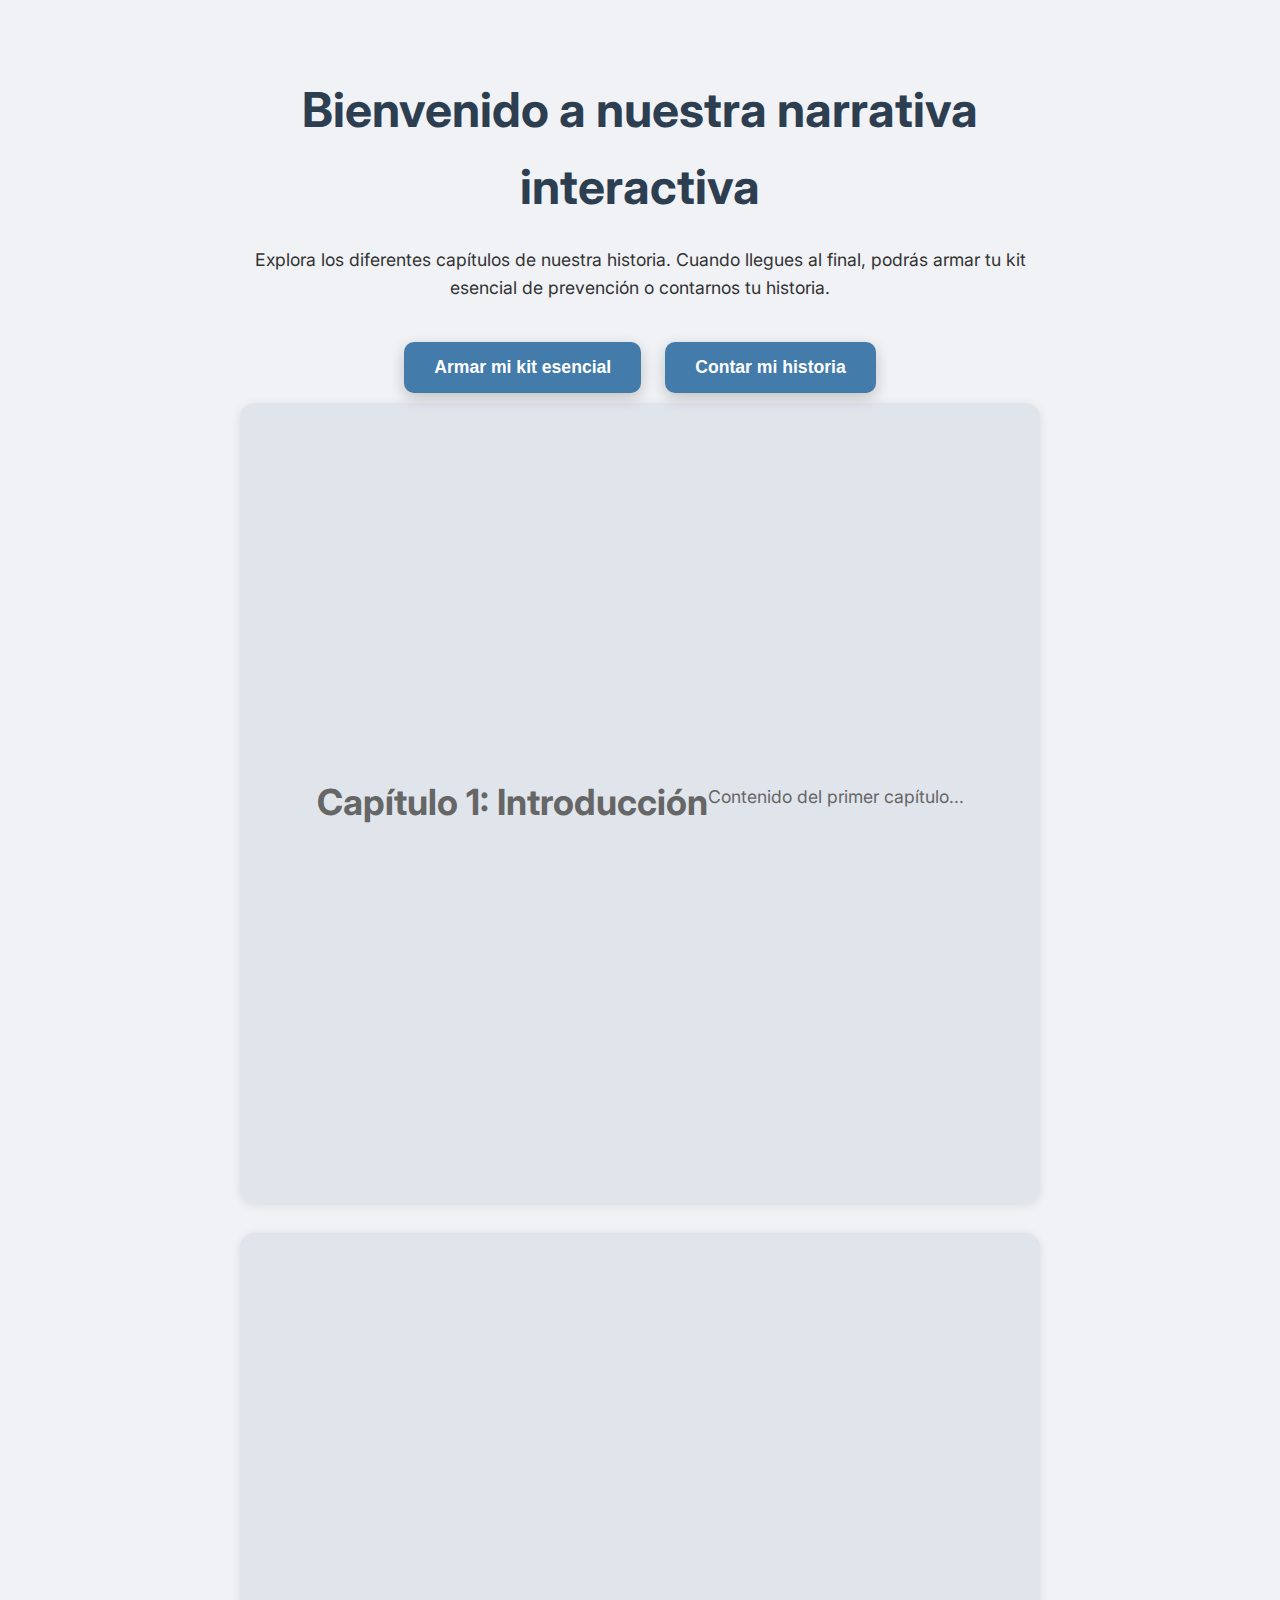
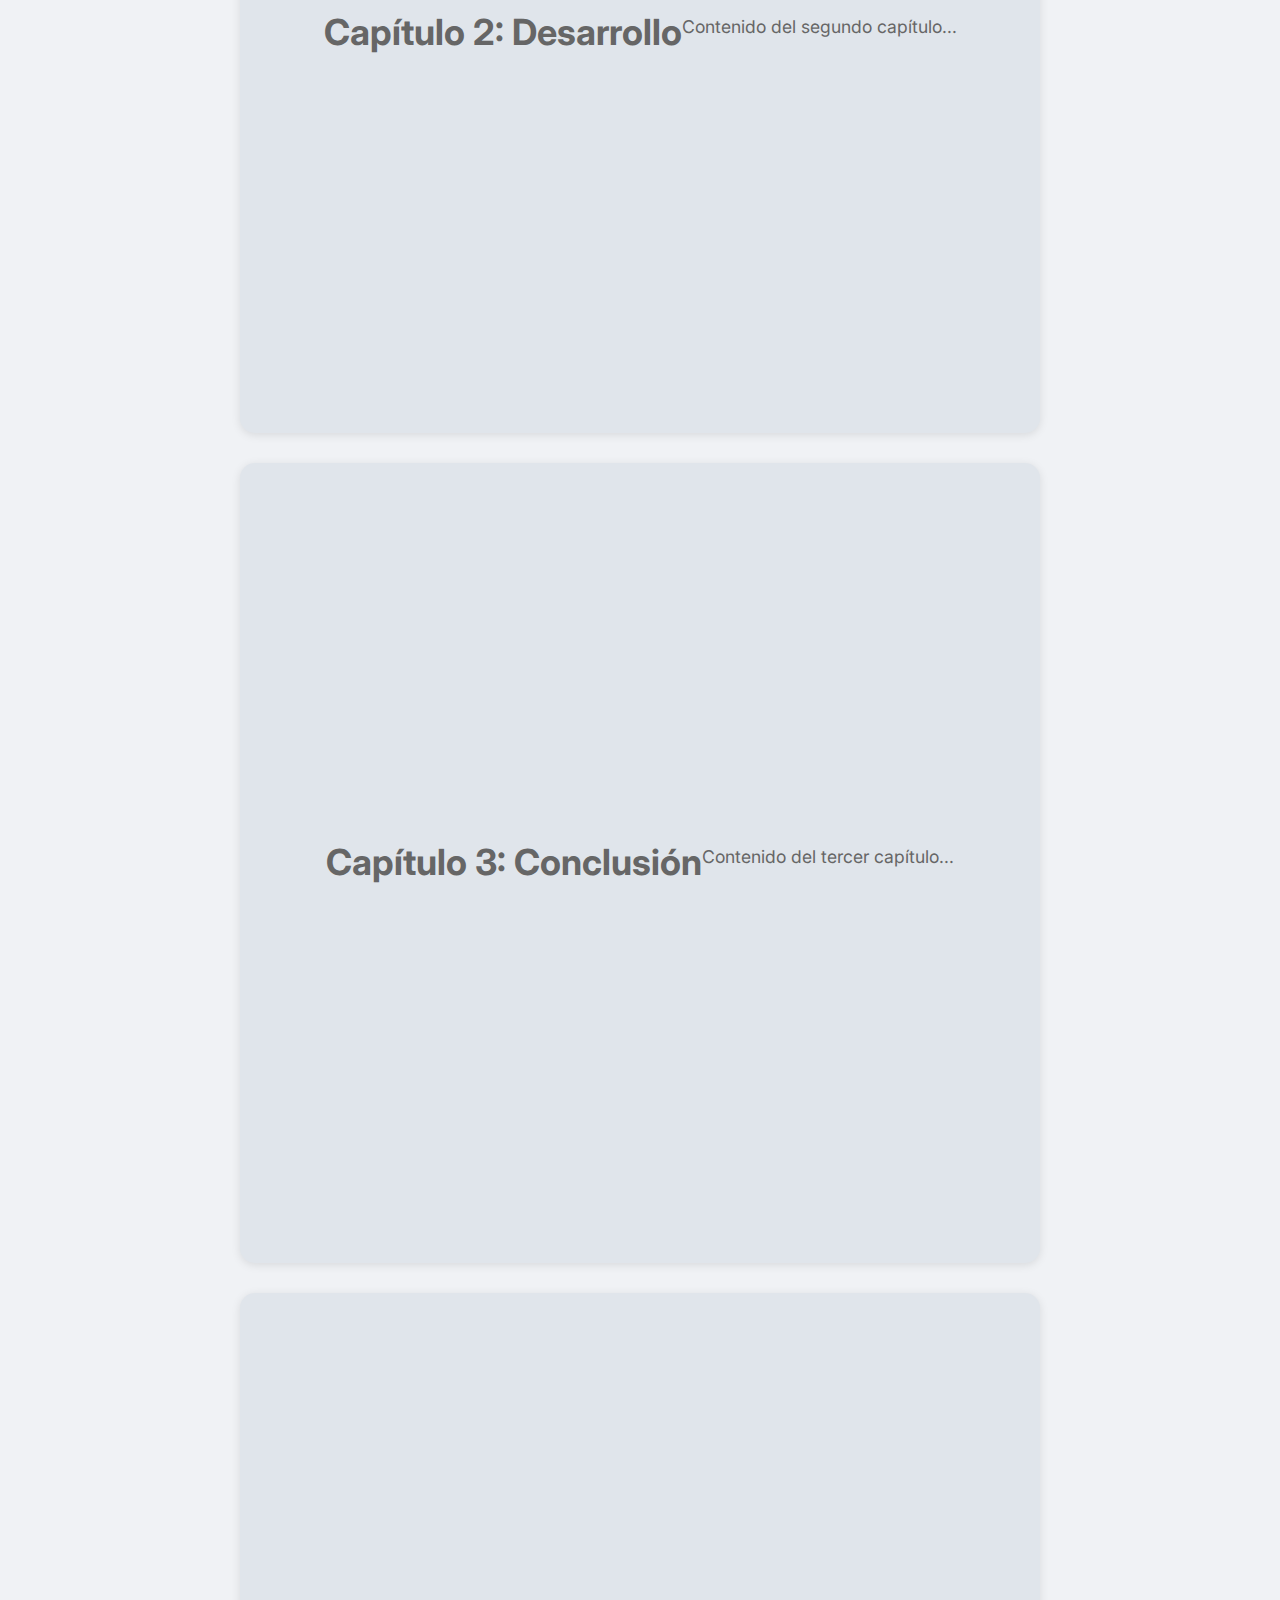
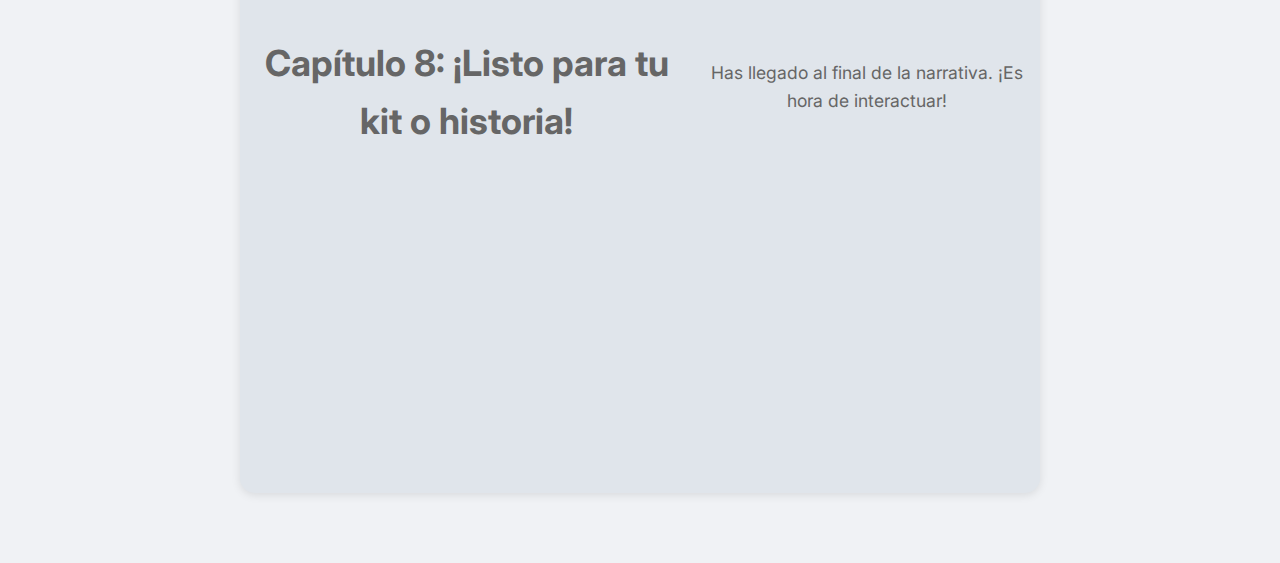
<file: prueba2 (1).html>
<!DOCTYPE html>
<html lang="es">
<head>
    <meta charset="UTF-8">
    <meta name="viewport" content="width=device-width, initial-scale=1.0">
    <title>Scrollytelling con Kit y Historia</title>
    <link href="https://fonts.googleapis.com/css2?family=Inter:wght@400;500;600;700&display=swap" rel="stylesheet">
    <style>
        /* Global styles for the main scrollytelling page */
        body {
            font-family: 'Inter', sans-serif;
            margin: 0;
            padding: 0;
            background-color: #f0f2f5; /* Light background for the main page */
            color: #333;
            line-height: 1.6;
            scroll-behavior: smooth;
        }

        .main-content {
            max-width: 800px;
            margin: 0 auto;
            padding: 40px 20px;
            text-align: center;
        }

        .main-content h1 {
            font-size: 3rem;
            color: #2c3e50;
            margin-bottom: 20px;
        }

        .main-content p {
            font-size: 1.1rem;
            margin-bottom: 30px;
        }

        .cta-button-main {
            display: inline-block;
            background-color: #437BAB; /* Kit's main blue */
            color: white;
            padding: 15px 30px;
            border-radius: 10px;
            text-decoration: none;
            font-weight: 600;
            font-size: 1.1rem;
            transition: background-color 0.3s ease, transform 0.2s ease;
            border: none;
            cursor: pointer;
            box-shadow: 0 5px 15px rgba(0, 0, 0, 0.2);
            margin: 10px; /* Added margin for multiple buttons */
        }

        .cta-button-main:hover {
            background-color: #366a92;
            transform: translateY(-2px);
        }

        .scrollytelling-section {
            height: 800px; /* Example height for scrollytelling sections */
            background-color: #e0e5eb;
            margin-bottom: 30px;
            display: flex;
            align-items: center;
            justify-content: center;
            font-size: 1.5rem;
            color: #666;
            border-radius: 15px;
            box-shadow: 0 2px 10px rgba(0, 0, 0, 0.1);
        }

        /* --- Kit Builder Modal Styles (from kit.html) --- */
        .kit-modal-overlay {
            position: fixed;
            inset: 0;
            background: rgba(0, 0, 0, 0.7); /* Darker overlay for full screen */
            display: flex;
            align-items: center;
            justify-content: center;
            padding: 16px;
            z-index: 1000; /* High z-index to cover everything */
            opacity: 0;
            visibility: hidden;
            transition: opacity 0.3s ease, visibility 0.3s ease;
            display: none; /* Controlled by JS to show/hide */
        }

        .kit-modal-overlay.show {
            opacity: 1;
            visibility: visible;
            display: flex; /* Ensure it's flex when shown */
        }

        .kit-modal-content {
            background: linear-gradient(135deg, #6BA0C6 0%, rgba(107, 160, 198, 0.8) 50%, rgba(107, 160, 198, 0.6) 100%);
            border-radius: 24px;
            padding: 32px;
            max-width: 1000px; /* Adjusted for larger modal */
            width: 100%;
            height: 90vh; /* Occupy almost full screen height */
            max-height: 700px; /* Max height to prevent overflow on very tall screens */
            display: flex;
            flex-direction: column;
            align-items: center;
            justify-content: center;
            box-shadow: 0 25px 50px -12px rgba(0, 0, 0, 0.5);
            position: relative;
            transform: scale(0.95);
            transition: transform 0.3s ease;
            overflow-y: auto; /* Allow scrolling within the modal if content overflows */
        }

        .kit-modal-overlay.show .kit-modal-content {
            transform: scale(1);
        }

        /* Background decorative elements for the kit modal */
        .kit-modal-content .bg-decoration {
            position: absolute;
            border-radius: 50%;
            background: rgba(216, 123, 61, 0.3);
            animation: pulse 2s infinite;
        }

        .kit-modal-content .bg-decoration:nth-child(1) {
            top: 40px;
            left: 40px;
            width: 16px;
            height: 16px;
        }

        .kit-modal-content .bg-decoration:nth-child(2) {
            top: 128px;
            right: 64px;
            width: 12px;
            height: 12px;
            animation-delay: 0.3s;
        }

        .kit-modal-content .bg-decoration:nth-child(3) {
            bottom: 80px;
            left: 80px;
            width: 8px;
            height: 8px;
            animation-delay: 0.7s;
        }

        @keyframes pulse {
            0%, 100% { opacity: 0.3; transform: scale(1); }
            50% { opacity: 0.6; transform: scale(1.1); }
        }

        /* Header */
        .kit-header {
            text-align: center;
            margin-bottom: 32px;
        }

        .kit-main-title {
            font-size: 3rem;
            font-weight: 700;
            color: white;
            margin-bottom: 16px;
            text-shadow: 0 4px 8px rgba(0, 0, 0, 0.1);
        }

        .kit-subtitle {
            color: rgba(255, 255, 255, 0.9);
            font-size: 1.125rem;
            font-weight: 500;
        }

        /* Prevention Kit Bag */
        .kit-container {
            position: relative;
            margin-bottom: 32px;
        }

        .kit-bag {
            width: 320px;
            height: 200px;
            background: linear-gradient(to bottom, white, #f9fafb);
            border-radius: 24px;
            padding: 32px;
            box-shadow: 0 25px 50px -12px rgba(0, 0, 0, 0.25);
            border: 4px solid rgba(67, 123, 171, 0.3);
            position: relative;
            transition: all 0.5s ease;
        }

        .kit-bag.sparkle {
            animation: sparkle-pulse 1s ease-in-out;
            box-shadow: 0 25px 50px -12px rgba(67, 123, 171, 0.5);
        }

        @keyframes sparkle-pulse {
            0%, 100% { transform: scale(1); }
            50% { transform: scale(1.02); }
        }

        /* Bag zipper */
        .zipper {
            position: absolute;
            top: 8px;
            left: 50%;
            transform: translateX(-50%);
            width: 64px;
            height: 8px;
            background: #437BAB;
            border-radius: 4px;
        }

        /* Sparkles */
        .kit-sparkle { /* Renamed to avoid conflict */
            position: absolute;
            color: #D87B3D;
            animation: spin 2s linear infinite;
        }

        .kit-sparkle:nth-child(1) {
            top: -16px;
            left: -16px;
            font-size: 32px;
        }

        .kit-sparkle:nth-child(2) {
            top: -16px;
            right: -16px;
            font-size: 24px;
            animation-delay: 0.2s;
            color: #437BAB;
        }

        .kit-sparkle:nth-child(3) {
            bottom: -16px;
            left: 50%;
            transform: translateX(-50%);
            font-size: 28px;
            animation-delay: 0.4s;
            color: #6BA0C6;
        }

        @keyframes spin {
            from { transform: rotate(0deg); }
            to { transform: rotate(360deg); }
        }

        /* Selected items slots */
        .slots-grid {
            display: grid;
            grid-template-columns: repeat(3, 1fr);
            gap: 16px;
            height: 100%;
            align-items: center;
            padding-top: 16px;
        }

        .slot {
            width: 80px;
            height: 80px;
            border-radius: 16px;
            border: 3px dashed rgba(67, 123, 171, 0.4);
            background: rgba(67, 123, 171, 0.05);
            display: flex;
            align-items: center;
            justify-content: center;
            font-size: 2rem;
            transition: all 0.3s ease;
        }

        .slot.filled {
            border-color: #437BAB;
            box-shadow: 0 10px 15px -3px rgba(0, 0, 0, 0.1);
            transform: scale(1.05);
        }

        /* Progress indicator */
        .progress-indicator {
            position: absolute;
            bottom: -24px;
            left: 50%;
            transform: translateX(-50%);
            display: flex;
            gap: 8px;
        }

        .progress-dot {
            width: 12px;
            height: 12px;
            border-radius: 50%;
            background: rgba(255, 255, 255, 0.5);
            transition: all 0.3s ease;
        }

        .progress-dot.active {
            background: #437BAB;
        }

        /* Available Items Grid */
        .items-grid {
            display: grid;
            grid-template-columns: repeat(2, 1fr);
            gap: 16px;
            max-width: 600px;
        }

        @media (min-width: 768px) {
            .items-grid {
                grid-template-columns: repeat(4, 1fr);
            }
            .kit-main-title {
                font-size: 4rem;
            }
        }

        .item-card {
            position: relative;
            padding: 16px;
            background: white;
            border-radius: 16px;
            text-align: center;
            cursor: pointer;
            transition: all 0.3s ease;
            border: none;
            box-shadow: 0 4px 6px -1px rgba(0, 0, 0, 0.1);
        }

        .item-card:hover:not(.disabled) {
            box-shadow: 0 10px 15px -3px rgba(0, 0, 0, 0.1);
            transform: scale(1.05);
        }

        .item-card.selected {
            box-shadow: 0 25px 50px -12px rgba(0, 0, 0, 0.25);
            transform: scale(1.05);
            border: 4px solid rgba(67, 123, 171, 0.5); /* Changed from ring to border */
        }

        .item-card.disabled {
            background: rgba(255, 255, 255, 0.5);
            opacity: 0.5;
            cursor: not-allowed;
        }

        .check-mark {
            position: absolute;
            top: -8px;
            right: -8px;
            width: 24px;
            height: 24px;
            background: #437BAB;
            border-radius: 50%;
            display: flex;
            align-items: center;
            justify-content: center;
            color: white;
            font-size: 16px;
        }

        .item-icon { /* Shared class, but context will differentiate */
            font-size: 2.5rem;
            margin-bottom: 8px;
        }

        .item-name {
            font-weight: 600;
            color: #437BAB;
            font-size: 0.875rem;
            margin-bottom: 4px;
        }

        .item-description {
            font-size: 0.75rem;
            color: #6b7280;
        }

        /* Completion Modal (nested inside kit-modal-content) */
        .completion-modal {
            position: absolute; /* Positioned within kit-modal-content */
            inset: 0;
            background: rgba(0, 0, 0, 0.5); /* Semi-transparent background */
            display: flex;
            align-items: center;
            justify-content: center;
            padding: 16px;
            z-index: 50; /* Above kit content, below kit-modal-overlay */
            opacity: 0;
            visibility: hidden;
            transition: all 0.3s ease;
        }

        .completion-modal.show {
            opacity: 1;
            visibility: visible;
        }

        .completion-modal-inner {
            background: white;
            border-radius: 24px;
            padding: 32px;
            max-width: 400px;
            width: 100%;
            text-align: center;
            box-shadow: 0 25px 50px -12px rgba(0, 0, 0, 0.25);
            position: relative;
            transform: scale(0.9);
            transition: transform 0.3s ease;
        }

        .completion-modal.show .completion-modal-inner {
            transform: scale(1);
        }

        .close-button {
            position: absolute;
            top: 16px;
            right: 16px;
            padding: 8px;
            background: none;
            border: none;
            border-radius: 50%;
            cursor: pointer;
            transition: background 0.2s ease;
        }

        .close-button:hover {
            background: #f3f4f6;
        }

        .modal-icon {
            width: 64px;
            height: 64px;
            background: #437BAB;
            border-radius: 50%;
            display: flex;
            align-items: center;
            justify-content: center;
            margin: 0 auto 16px;
            color: white;
            font-size: 32px;
        }

        .modal-title {
            font-size: 1.5rem;
            font-weight: 700;
            color: #437BAB;
            margin-bottom: 16px;
        }

        .modal-message {
            font-size: 1.125rem;
            color: #374151;
            line-height: 1.6;
            margin-bottom: 24px;
        }

        .selected-items-summary {
            display: flex;
            justify-content: center;
            gap: 16px;
            margin-bottom: 24px;
        }

        .summary-item {
            text-align: center;
        }

        .summary-icon {
            font-size: 1.5rem;
            margin-bottom: 4px;
        }

        .summary-name {
            font-size: 0.75rem;
            color: #6b7280;
        }

        .reset-button {
            background: #437BAB;
            color: white;
            font-weight: 600;
            padding: 12px 32px;
            border-radius: 16px;
            border: none;
            cursor: pointer;
            transition: all 0.2s ease;
            font-size: 1rem;
        }

        .reset-button:hover {
            background: rgba(67, 123, 171, 0.9);
            transform: scale(1.05);
        }

        .volver-button-modal {
            background: #e0e0e0;
            color: #333;
            font-weight: 600;
            padding: 12px 32px;
            border-radius: 16px;
            border: none;
            cursor: pointer;
            transition: all 0.2s ease;
            font-size: 1rem;
            margin-top: 10px;
        }

        .volver-button-modal:hover {
            background: #d0d0d0;
            transform: scale(1.05);
        }

        /* --- History Modal Styles (from historia.html, scoped) --- */
        .history-modal-overlay {
            position: fixed;
            inset: 0;
            background: rgba(0, 0, 0, 0.7);
            display: flex;
            align-items: center;
            justify-content: center;
            padding: 16px;
            z-index: 1000;
            opacity: 0;
            visibility: hidden;
            transition: opacity 0.3s ease, visibility 0.3s ease;
            display: none; /* Controlled by JS to show/hide */
        }

        .history-modal-overlay.show {
            opacity: 1;
            visibility: visible;
            display: flex;
        }

        .history-modal-content {
            background: linear-gradient(135deg, #6BA0C6 0%, rgba(107, 160, 198, 0.8) 100%);
            padding: 40px 20px;
            position: relative;
            overflow-x: hidden;
            border-radius: 24px;
            max-width: 700px;
            width: 100%;
            /* Adjusted height properties for better content fit */
            min-height: 50vh; /* Ensure it's not too small */
            max-height: 95vh; /* Prevent it from going off screen */
            box-shadow: 0 25px 50px -12px rgba(0, 0, 0, 0.5);
            display: flex;
            flex-direction: column;
            /* Removed align-items/justify-content to allow content to flow naturally */
            transform: scale(0.95);
            transition: transform 0.3s ease;
            overflow-y: auto; /* Crucial for scrolling content */
        }

        .history-modal-overlay.show .history-modal-content {
            transform: scale(1);
        }

        /* Background decorative elements */
        .history-modal-content .bg-decoration {
            position: absolute;
            border-radius: 50%;
            background: rgba(216, 123, 61, 0.2);
            animation: float 6s ease-in-out infinite;
        }

        .history-modal-content .bg-decoration:nth-child(1) {
            top: 10%;
            left: 10%;
            width: 20px;
            height: 20px;
            animation-delay: 0s;
        }

        .history-modal-content .bg-decoration:nth-child(2) {
            top: 20%;
            right: 15%;
            width: 15px;
            height: 15px;
            animation-delay: 2s;
        }

        .history-modal-content .bg-decoration:nth-child(3) {
            bottom: 30%;
            left: 20%;
            width: 12px;
            height: 12px;
            animation-delay: 4s;
        }

        @keyframes float {
            0%, 100% { transform: translateY(0px) scale(1); opacity: 0.3; }
            50% { transform: translateY(-10px) scale(1.1); opacity: 0.6; }
        }

        /* Main container */
        .history-modal-content .container { /* Scoped container */
            max-width: 600px;
            margin: 0 auto;
            position: relative;
            z-index: 10;
            width: 100%; /* Ensure it takes full width of its parent */
            flex-grow: 1; /* Allow content to take available space */
            display: flex;
            flex-direction: column;
        }

        /* Header */
        .history-modal-content .header { /* Scoped header */
            text-align: center;
            margin-bottom: 40px;
        }

        .history-modal-content .main-title { /* Scoped main-title */
            font-size: 2.5rem;
            font-weight: 700;
            color: #437BAB;
            margin-bottom: 20px;
            text-shadow: 0 2px 4px rgba(255, 255, 255, 0.3);
        }

        .history-modal-content .intro-text { /* Scoped intro-text */
            font-size: 1.125rem;
            color: #437BAB;
            line-height: 1.6;
            font-weight: 500;
            max-width: 500px;
            margin: 0 auto;
        }

        /* Form section */
        .history-modal-content .form-section { /* Scoped form-section */
            background: rgba(255, 255, 255, 0.95);
            border-radius: 24px;
            padding: 40px;
            box-shadow: 0 20px 25px -5px rgba(0, 0, 0, 0.1), 0 10px 10px -5px rgba(0, 0, 0, 0.04);
            backdrop-filter: blur(10px);
            margin-bottom: 30px;
            transition: all 0.3s ease;
            flex-grow: 1; /* Allow form to grow */
            display: flex;
            flex-direction: column;
        }

        /* Checklist */
        .history-modal-content .checklist { /* Scoped checklist */
            margin-bottom: 30px;
            flex-grow: 1; /* Allow checklist to grow */
        }

        .history-modal-content .checklist-item { /* Scoped checklist-item */
            display: flex;
            align-items: center;
            padding: 16px;
            margin-bottom: 12px;
            border-radius: 16px;
            cursor: pointer;
            transition: all 0.3s ease;
            border: 2px solid transparent;
            background: rgba(107, 160, 198, 0.05);
        }

        .history-modal-content .checklist-item:hover {
            background: rgba(107, 160, 198, 0.1);
            transform: translateX(4px);
        }

        .history-modal-content .checklist-item.selected {
            background: rgba(67, 123, 171, 0.1);
            border-color: #437BAB;
            box-shadow: 0 4px 12px rgba(67, 123, 171, 0.2);
        }

        .history-modal-content .checkbox { /* Scoped checkbox */
            width: 24px;
            height: 24px;
            border: 2px solid #437BAB;
            border-radius: 6px;
            margin-right: 16px;
            display: flex;
            align-items: center;
            justify-content: center;
            transition: all 0.3s ease;
            flex-shrink: 0;
        }

        .history-modal-content .checklist-item.selected .checkbox {
            background: #437BAB;
            color: white;
        }

        .history-modal-content .item-icon { /* Scoped item-icon */
            font-size: 1.5rem;
            margin-right: 12px;
            flex-shrink: 0;
        }

        .history-modal-content .item-text { /* Scoped item-text */
            font-size: 1rem;
            color: #437BAB;
            font-weight: 500;
            flex-grow: 1;
        }

        /* Text input */
        .history-modal-content .text-input { /* Scoped text-input */
            width: 100%;
            min-height: 120px;
            padding: 20px;
            border: 2px solid rgba(67, 123, 171, 0.2);
            border-radius: 16px;
            font-family: 'Inter', sans-serif;
            font-size: 1rem;
            color: #437BAB;
            background: rgba(255, 255, 255, 0.8);
            resize: vertical;
            transition: all 0.3s ease;
            margin-bottom: 30px;
        }

        .history-modal-content .text-input:focus {
            outline: none;
            border-color: #437BAB;
            box-shadow: 0 0 0 4px rgba(67, 123, 171, 0.1);
            background: white;
        }

        .history-modal-content .text-input::placeholder {
            color: rgba(67, 123, 171, 0.6);
        }

        /* Buttons */
        .history-modal-content .submit-button, .history-modal-content .share-button { /* Scoped buttons */
            width: 100%;
            padding: 16px 32px;
            background: #437BAB;
            color: white;
            border: none;
            border-radius: 16px;
            font-family: 'Inter', sans-serif;
            font-size: 1.125rem;
            font-weight: 600;
            cursor: pointer;
            transition: all 0.3s ease;
            box-shadow: 0 4px 12px rgba(67, 123, 171, 0.3);
            margin-bottom: 20px;
        }

        .history-modal-content .submit-button:hover, .history-modal-content .share-button:hover {
            background: rgba(67, 123, 171, 0.9);
            transform: translateY(-2px);
            box-shadow: 0 8px 20px rgba(67, 123, 171, 0.4);
        }

        .history-modal-content .submit-button:active, .history-modal-content .share-button:active {
            transform: translateY(0);
        }

        /* Success message */
        .history-modal-content .success-section { /* Scoped success-section */
            text-align: center;
            padding: 40px;
            background: rgba(255, 255, 255, 0.95);
            border-radius: 24px;
            box-shadow: 0 20px 25px -5px rgba(0, 0, 0, 0.1);
            backdrop-filter: blur(10px);
            opacity: 0;
            transform: translateY(20px);
            transition: all 0.5s ease;
            flex-grow: 1; /* Allow success section to grow */
            display: flex;
            flex-direction: column;
            justify-content: center;
        }

        .history-modal-content .success-section.show {
            opacity: 1;
            transform: translateY(0);
        }

        .history-modal-content .success-icon { /* Scoped success-icon */
            font-size: 3rem;
            margin-bottom: 20px;
            animation: history-sparkle-anim 2s ease-in-out infinite; /* Renamed animation */
        }

        @keyframes history-sparkle-anim { /* Renamed animation */
            0%, 100% { transform: scale(1) rotate(0deg); }
            25% { transform: scale(1.1) rotate(5deg); }
            75% { transform: scale(1.1) rotate(-5deg); }
        }

        .history-modal-content .success-message { /* Scoped success-message */
            font-size: 1.5rem;
            font-weight: 600;
            color: #437BAB;
            margin-bottom: 30px;
            line-height: 1.4;
        }

        /* Sparkle effects */
        .history-modal-content .sparkle-container { /* Scoped sparkle-container */
            position: relative;
            display: inline-block;
        }

        .history-modal-content .sparkle { /* Scoped sparkle */
            position: absolute;
            color: #D87B3D;
            font-size: 1rem;
            animation: history-sparkle-float 3s ease-in-out infinite; /* Renamed animation */
            pointer-events: none;
        }

        .history-modal-content .sparkle:nth-child(1) {
            top: -10px;
            left: -20px;
            animation-delay: 0s;
        }

        .history-modal-content .sparkle:nth-child(2) {
            top: -15px;
            right: -25px;
            animation-delay: 1s;
        }

        .history-modal-content .sparkle:nth-child(3) {
            bottom: -10px;
            left: 50%;
            transform: translateX(-50%);
            animation-delay: 2s;
        }

        @keyframes history-sparkle-float { /* Renamed animation */
            0%, 100% { opacity: 0; transform: translateY(0) scale(0.8); }
            50% { opacity: 1; transform: translateY(-5px) scale(1); }
        }

        /* Hidden class */
        .hidden {
            display: none;
        }

        /* Responsive design */
        @media (max-width: 768px) {
            .kit-main-title, .history-modal-content .main-title {
                font-size: 2rem;
            }
            
            .history-modal-content .form-section {
                padding: 30px 20px;
            }
            
            .history-modal-content .checklist-item {
                padding: 12px;
            }
            
            .history-modal-content .item-icon {
                font-size: 1.25rem;
            }
            
            .history-modal-content .success-message {
                font-size: 1.25rem;
            }
        }
    </style>
</head>
<body>
    <!-- Main Scrollytelling Content -->
    <div class="main-content">
        <h1>Bienvenido a nuestra narrativa interactiva</h1>
        <p>Explora los diferentes capítulos de nuestra historia. Cuando llegues al final, podrás armar tu kit esencial de prevención o contarnos tu historia.</p>
        
        <button id="openKitButton" class="cta-button-main">Armar mi kit esencial</button>
        <button id="openHistoryButton" class="cta-button-main">Contar mi historia</button>

        <div class="scrollytelling-section" id="chapter-1">
            <h2>Capítulo 1: Introducción</h2>
            <p>Contenido del primer capítulo...</p>
        </div>
        <div class="scrollytelling-section" id="chapter-2">
            <h2>Capítulo 2: Desarrollo</h2>
            <p>Contenido del segundo capítulo...</p>
        </div>
        <div class="scrollytelling-section" id="chapter-3">
            <h2>Capítulo 3: Conclusión</h2>
            <p>Contenido del tercer capítulo...</p>
        </div>
        <div class="scrollytelling-section" id="chapter-8">
            <h2>Capítulo 8: ¡Listo para tu kit o historia!</h2>
            <p>Has llegado al final de la narrativa. ¡Es hora de interactuar!</p>
        </div>
    </div>

    <!-- Kit Builder Modal Overlay -->
    <div class="kit-modal-overlay" id="kitModalOverlay">
        <div class="kit-modal-content">
            <!-- Background decorations for the kit modal -->
            <div class="bg-decoration"></div>
            <div class="bg-decoration"></div>
            <div class="bg-decoration"></div>

            <!-- Header -->
            <div class="kit-header">
                <h1 class="kit-main-title">Elegí tus 3 esenciales</h1>
                <p class="kit-subtitle">Selecciona los elementos más importantes para tu kit de prevención</p>
            </div>

            <!-- Prevention Kit Bag -->
            <div class="kit-container">
                <div class="kit-bag" id="kitBag">
                    <div class="zipper"></div>
                    
                    <!-- Sparkles (hidden by default) -->
                    <div class="kit-sparkle hidden" id="kitSparkle1">✨</div>
                    <div class="kit-sparkle hidden" id="kitSparkle2">✨</div>
                    <div class="kit-sparkle hidden" id="kitSparkle3">✨</div>

                    <!-- Selected items slots -->
                    <div class="slots-grid">
                        <div class="slot" id="slot0">?</div>
                        <div class="slot" id="slot1">?</div>
                        <div class="slot" id="slot2">?</div>
                    </div>

                    <!-- Progress indicator -->
                    <div class="progress-indicator">
                        <div class="progress-dot" id="dot0"></div>
                        <div class="progress-dot" id="dot1"></div>
                        <div class="progress-dot" id="dot2"></div>
                    </div>
                </div>
            </div>

            <!-- Available Items -->
            <div class="items-grid" id="itemsGrid">
                <!-- Items will be generated by JavaScript -->
            </div>

            <!-- Completion Modal (nested inside kit-modal-content) -->
            <div class="completion-modal" id="completionModal">
                <div class="completion-modal-inner">
                    <button class="close-button" id="closeCompletionModalButton">✕</button>
                    
                    <div class="modal-icon">✓</div>
                    <h2 class="modal-title">¡Kit completo!</h2>
                    <p class="modal-message">Cada cuidado cuenta. Juntos construimos la mejor defensa.</p>
                    
                    <div class="selected-items-summary" id="selectedSummary">
                        <!-- Selected items will be shown here -->
                    </div>
                    
                    <button class="reset-button" id="resetButton">Crear nuevo kit</button>
                    <button class="volver-button-modal" id="volverButtonKitModal">← Volver a la narrativa</button>
                </div>
            </div>
        </div>
    </div>

    <!-- History Modal Overlay -->
    <div class="history-modal-overlay" id="historyModalOverlay">
        <div class="history-modal-content">
            <!-- Background decorations -->
            <div class="bg-decoration"></div>
            <div class="bg-decoration"></div>
            <div class="bg-decoration"></div>

            <div class="container">
                <!-- Header -->
                <div class="header">
                    <h1 class="main-title">Contanos tu historia</h1>
                    <p class="intro-text">
                        Cada persona vivió la pandemia de forma distinta. Marcá lo que te representó y ayudanos a recordar.
                    </p>
                </div>

                <!-- Form Section -->
                <div class="form-section" id="historyFormSection">
                    <!-- Checklist -->
                    <div class="checklist" id="historyChecklist">
                        <div class="checklist-item" data-value="cuarentena">
                            <div class="checkbox"></div>
                            <div class="item-icon">🏠</div>
                            <div class="item-text">Cuarentena estricta</div>
                        </div>
                        
                        <div class="checklist-item" data-value="teletrabajo">
                            <div class="checkbox"></div>
                            <div class="item-icon">💻</div>
                            <div class="item-text">Teletrabajo/escuela virtual</div>
                        </div>
                        
                        <div class="checklist-item" data-value="vacunacion">
                            <div class="checkbox"></div>
                            <div class="item-icon">💉</div>
                            <div class="item-text">Vacunación</div>
                        </div>
                        
                        <div class="checklist-item" data-value="perdida">
                            <div class="checkbox"></div>
                            <div class="item-icon">😔</div>
                            <div class="item-text">Pérdida de alguien querido</div>
                        </div>
                        
                        <div class="checklist-item" data-value="reencuentros">
                            <div class="checkbox"></div>
                            <div class="item-icon">🤝</div>
                            <div class="item-text">Reencuentros</div>
                        </div>
                        
                        <div class="checklist-item" data-value="cambios">
                            <div class="checkbox"></div>
                            <div class="item-icon">✨</div>
                            <div class="item-text">Cambios personales / aprendizajes</div>
                        </div>
                    </div>

                    <!-- Text Input -->
                    <textarea 
                        class="text-input" 
                        id="historyStoryText"
                        placeholder="¿Querés contarnos algo más?"
                        rows="4"
                    ></textarea>

                    <!-- Submit Button -->
                    <button class="submit-button" id="historySubmitButton">
                        Enviar historia
                    </button>
                </div>

                <!-- Success Section -->
                <div class="success-section hidden" id="historySuccessSection">
                    <div class="sparkle-container">
                        <div class="success-icon">💝</div>
                        <div class="sparkle">✨</div>
                        <div class="sparkle">✨</div>
                        <div class="sparkle">✨</div>
                    </div>
                    
                    <div class="success-message">
                        Cada historia cuenta. Gracias por compartir la tuya.
                    </div>
                    
                    <button class="share-button" id="historyShareButton">
                        Compartir con amigos
                    </button>
                </div>
                <!-- Close button for the entire history modal, outside success section -->
                <button class="volver-button-modal" id="volverButtonHistoryModal">← Volver a la narrativa</button>
            </div>
        </div>
    </div>

<script>
    // --- Kit Builder Logic ---
    const preventionItems = [
        { id: "mask", name: "Mascarilla", icon: "😷", description: "Protección facial" },
        { id: "sanitizer", name: "Alcohol en gel", icon: "🧴", description: "Higiene de manos" },
        { id: "tissues", name: "Pañuelos", icon: "🧻", description: "Higiene respiratoria" },
        { id: "gloves", name: "Guantes", icon: "🧤", description: "Protección adicional" },
        { id: "medicine", name: "Medicamentos", icon: "💊", description: "Cuidado básico" },
        { id: "notebook", name: "Libreta de apoyo", icon: "📝", description: "Bienestar mental" },
        { id: "test", name: "Test rápido", icon: "🧪", description: "Detección temprana" },
    ];

    let selectedKitItems = [];
    let isKitInitialized = false;

    const openKitButton = document.getElementById('openKitButton');
    const kitModalOverlay = document.getElementById('kitModalOverlay');
    const kitBag = document.getElementById('kitBag');
    const itemsGrid = document.getElementById('itemsGrid');
    const completionModal = document.getElementById('completionModal');
    const closeCompletionModalButton = document.getElementById('closeCompletionModalButton');
    const resetButton = document.getElementById('resetButton');
    const volverButtonKitModal = document.getElementById('volverButtonKitModal');
    const selectedSummary = document.getElementById('selectedSummary');

    function initKitBuilder() {
        renderKitItems();
        updateKitUI();
    }

    function renderKitItems() {
        itemsGrid.innerHTML = '';
        preventionItems.forEach(item => {
            const isSelected = selectedKitItems.includes(item.id);
            const isDisabled = !isSelected && selectedKitItems.length >= 3;

            const itemCard = document.createElement('button');
            itemCard.className = `item-card ${isSelected ? 'selected' : ''} ${isDisabled ? 'disabled' : ''}`;
            itemCard.onclick = () => handleKitItemSelect(item.id);

            itemCard.innerHTML = `
                ${isSelected ? '<div class="check-mark">✓</div>' : ''}
                <div class="item-icon">${item.icon}</div>
                <h3 class="item-name">${item.name}</h3>
                <p class="item-description">${item.description}</p>
            `;

            itemsGrid.appendChild(itemCard);
        });
    }

    function handleKitItemSelect(itemId) {
        if (selectedKitItems.includes(itemId)) {
            selectedKitItems = selectedKitItems.filter(id => id !== itemId);
        } else if (selectedKitItems.length < 3) {
            selectedKitItems.push(itemId);
        }

        updateKitUI();

        if (selectedKitItems.length === 3) {
            showCompletionModal();
        }
    }

    function updateKitUI() {
        for (let i = 0; i < 3; i++) {
            const slot = document.getElementById(`slot${i}`);
            const dot = document.getElementById(`dot${i}`);

            if (selectedKitItems[i]) {
                const item = preventionItems.find(item => item.id === selectedKitItems[i]);
                slot.textContent = item.icon;
                slot.className = 'slot filled';
                dot.className = 'progress-dot active';
            } else {
                slot.textContent = '?';
                slot.className = 'slot';
                dot.className = 'progress-dot';
            }
        }

        renderKitItems();
    }

    function showCompletionModal() {
        selectedSummary.innerHTML = '';
        selectedKitItems.forEach(itemId => {
            const item = preventionItems.find(i => i.id === itemId);
            if (item) {
                const summaryItem = document.createElement('div');
                summaryItem.className = 'summary-item';
                summaryItem.innerHTML = `
                    <div class="summary-icon">${item.icon}</div>
                    <p class="summary-name">${item.name}</p>
                `;
                selectedSummary.appendChild(summaryItem);
            }
        });

        completionModal.classList.add('show');
    }

    function resetKitSelection() {
        selectedKitItems = [];
        completionModal.classList.remove('show');
        updateKitUI();
    }

    function openKitModal(event) {
        event.preventDefault();
        kitModalOverlay.classList.add('show');
        document.body.style.overflow = 'hidden'; // Disable background scroll

        if (!isKitInitialized) {
            initKitBuilder();
            isKitInitialized = true;
        }
    }

    function closeKitModal() {
        kitModalOverlay.classList.remove('show');
        document.body.style.overflow = ''; // Re-enable background scroll
        resetKitSelection(); // Also reset the kit state when closing
    }

    // Kit Event Listeners
    openKitButton.addEventListener('click', openKitModal);
    closeCompletionModalButton.addEventListener('click', closeKitModal);
    resetButton.addEventListener('click', resetKitSelection);
    volverButtonKitModal.addEventListener('click', closeKitModal);

    kitModalOverlay.addEventListener('click', (e) => {
        if (e.target === kitModalOverlay) {
            closeKitModal();
        }
    });

    // --- History Form Logic ---
    let selectedHistoryItems = [];
    let isHistoryInitialized = false;

    const openHistoryButton = document.getElementById('openHistoryButton');
    const historyModalOverlay = document.getElementById('historyModalOverlay');
    const historyFormSection = document.getElementById('historyFormSection');
    const historySuccessSection = document.getElementById('historySuccessSection');
    const historyChecklist = document.getElementById('historyChecklist');
    const historyChecklistItems = historyChecklist.querySelectorAll('.checklist-item');
    const historySubmitButton = document.getElementById('historySubmitButton');
    const historyShareButton = document.getElementById('historyShareButton');
    const historyStoryText = document.getElementById('historyStoryText');
    const volverButtonHistoryModal = document.getElementById('volverButtonHistoryModal');

    function initHistoryForm() {
        historyChecklistItems.forEach(item => {
            item.addEventListener('click', () => toggleHistoryChecklistItem(item));
        });
        historySubmitButton.addEventListener('click', handleHistorySubmit);
        historyShareButton.addEventListener('click', handleHistoryShare);
        
        // Ensure initial state is clean
        resetHistoryForm();
    }

    function toggleHistoryChecklistItem(item) {
        const value = item.dataset.value;
        const checkbox = item.querySelector('.checkbox');
        
        if (selectedHistoryItems.includes(value)) {
            selectedHistoryItems = selectedHistoryItems.filter(v => v !== value);
            item.classList.remove('selected');
            checkbox.innerHTML = '';
        } else {
            selectedHistoryItems.push(value);
            item.classList.add('selected');
            checkbox.innerHTML = '✓';
        }
    }

    function handleHistorySubmit() {
        historySubmitButton.innerHTML = 'Enviando...';
        historySubmitButton.disabled = true;
        
        setTimeout(() => {
            historyFormSection.style.transform = 'translateY(-20px)';
            historyFormSection.style.opacity = '0';
            
            setTimeout(() => {
                historyFormSection.classList.add('hidden');
                historySuccessSection.classList.remove('hidden');
                historySuccessSection.classList.add('show');
            }, 300);
            
            historySubmitButton.innerHTML = 'Enviar historia';
            historySubmitButton.disabled = false;
        }, 1500);
    }

    function handleHistoryShare() {
        const selectedLabels = [];
        historyChecklistItems.forEach(item => {
            if (selectedHistoryItems.includes(item.dataset.value)) {
                selectedLabels.push(item.querySelector('.item-text').textContent);
            }
        });
        
        const shareText = `Compartí mi historia de la pandemia: ${selectedLabels.join(', ')}. ${historyStoryText.value ? historyStoryText.value : ''} #MiHistoriaCOVID`;
        
        if (navigator.share) {
            navigator.share({
                title: 'Mi historia de la pandemia',
                text: shareText,
                url: window.location.href
            }).catch(err => console.log('Error sharing:', err));
        } else {
            navigator.clipboard.writeText(shareText).then(() => {
                const originalText = historyShareButton.innerHTML;
                historyShareButton.innerHTML = '¡Copiado al portapapeles!';
                historyShareButton.style.background = '#10b981';
                
                setTimeout(() => {
                    historyShareButton.innerHTML = originalText;
                    historyShareButton.style.background = '#437BAB';
                }, 2000);
            }).catch(err => {
                console.log('Error copying to clipboard:', err);
                alert('No se pudo compartir automáticamente. Copia este texto: ' + shareText);
            });
        }
    }

    function resetHistoryForm() {
        selectedHistoryItems = [];
        historyChecklistItems.forEach(item => {
            item.classList.remove('selected');
            item.querySelector('.checkbox').innerHTML = '';
        });
        historyStoryText.value = '';
        historyFormSection.classList.remove('hidden');
        historyFormSection.style.opacity = '1';
        historyFormSection.style.transform = 'translateY(0)';
        historySuccessSection.classList.add('hidden');
        historySuccessSection.classList.remove('show');
    }

    function openHistoryModal(event) {
        event.preventDefault();
        historyModalOverlay.classList.add('show');
        document.body.style.overflow = 'hidden';

        if (!isHistoryInitialized) {
            initHistoryForm();
            isHistoryInitialized = true;
        } else {
            resetHistoryForm(); // Reset form if already initialized
        }
    }

    function closeHistoryModal() {
        historyModalOverlay.classList.remove('show');
        document.body.style.overflow = '';
        resetHistoryForm(); // Reset form state when closing
    }

    // History Event Listeners
    openHistoryButton.addEventListener('click', openHistoryModal);
    volverButtonHistoryModal.addEventListener('click', closeHistoryModal);

    historyModalOverlay.addEventListener('click', (e) => {
        if (e.target === historyModalOverlay) {
            closeHistoryModal();
        }
    });

</script>

</body>
</html>
</file>
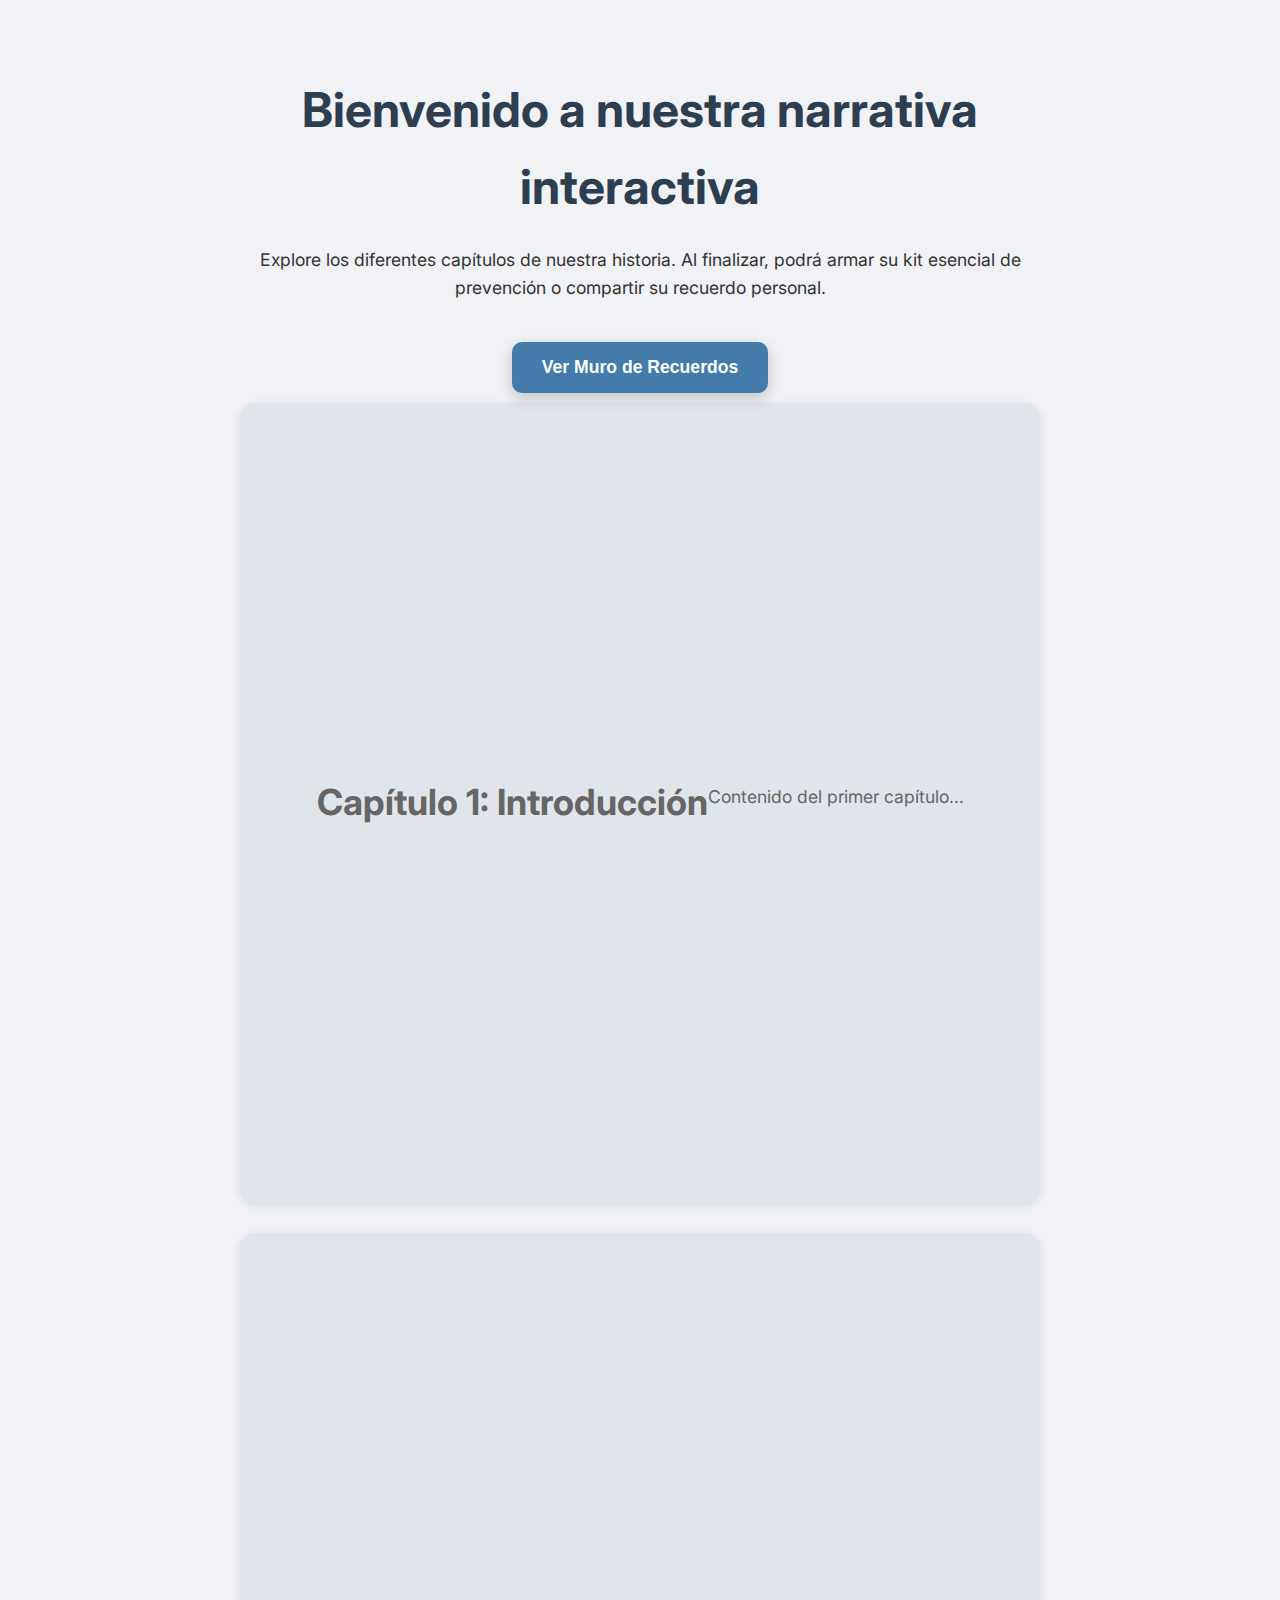
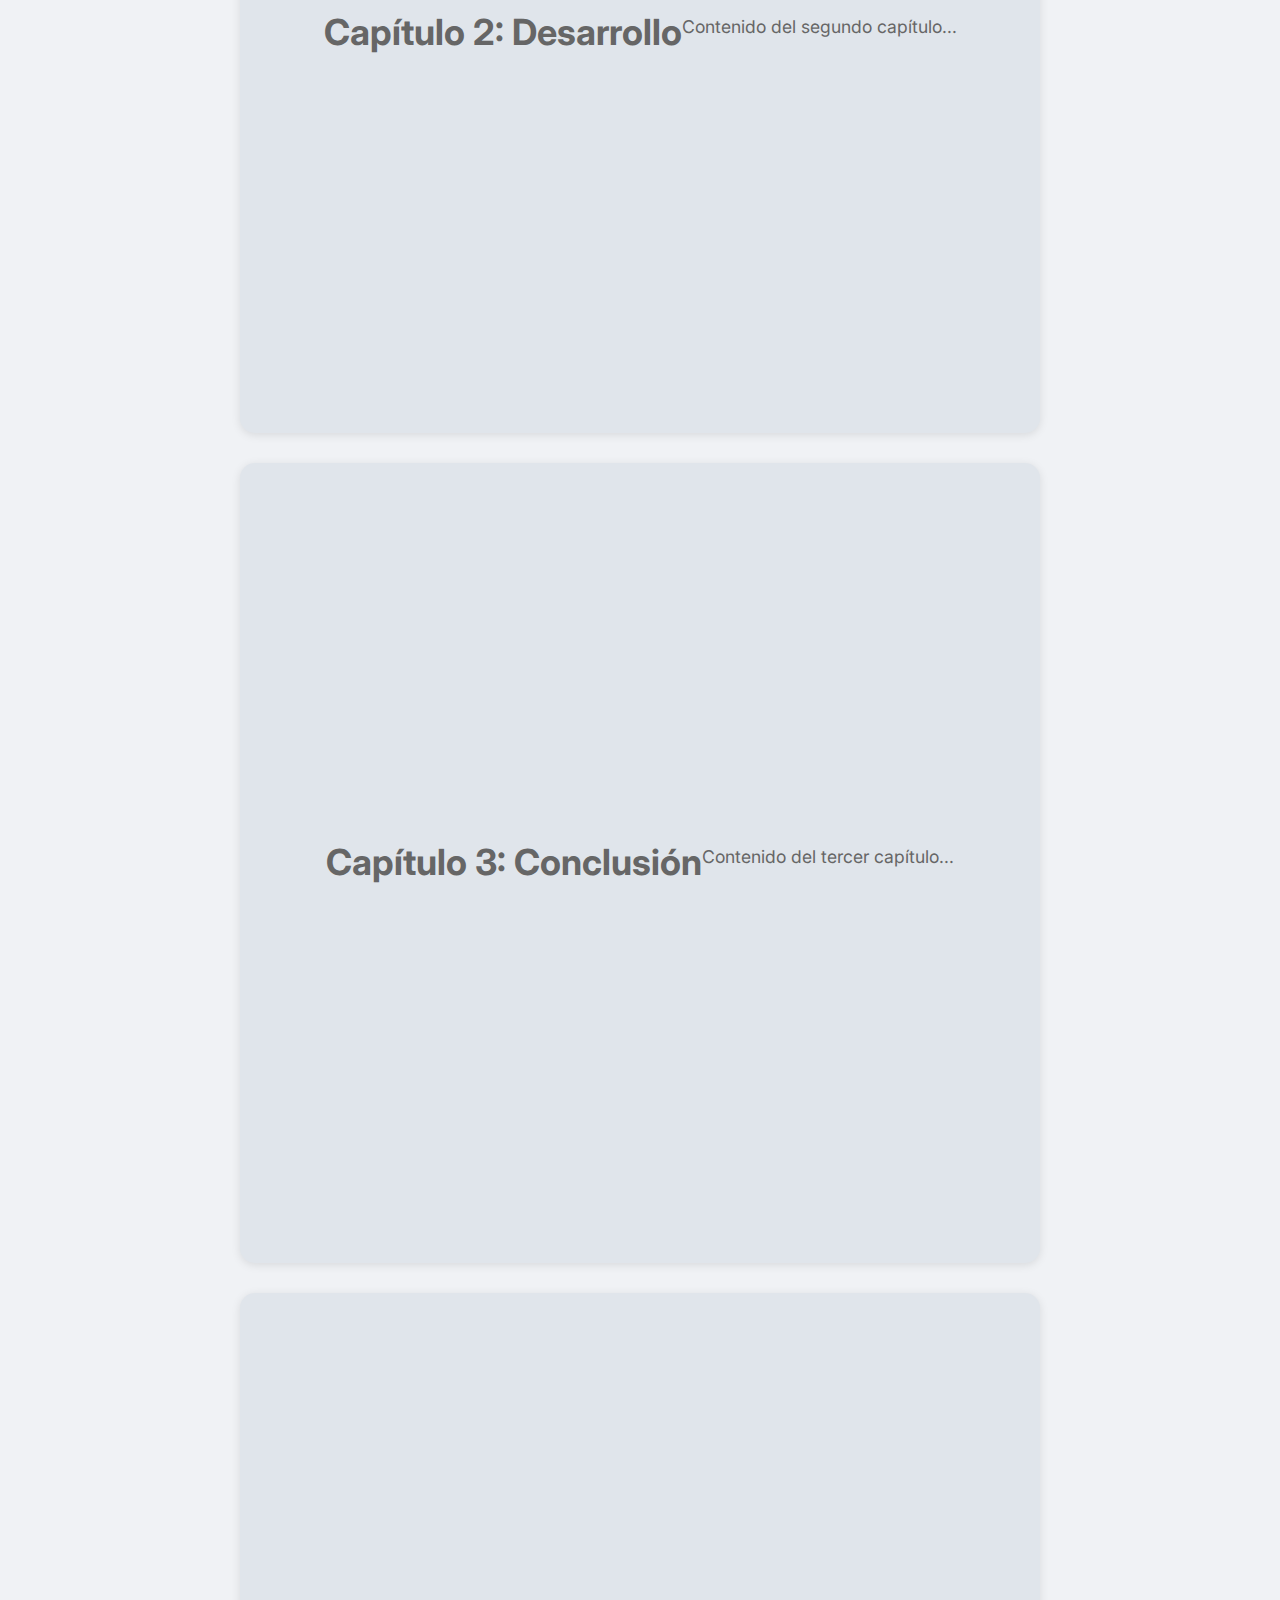
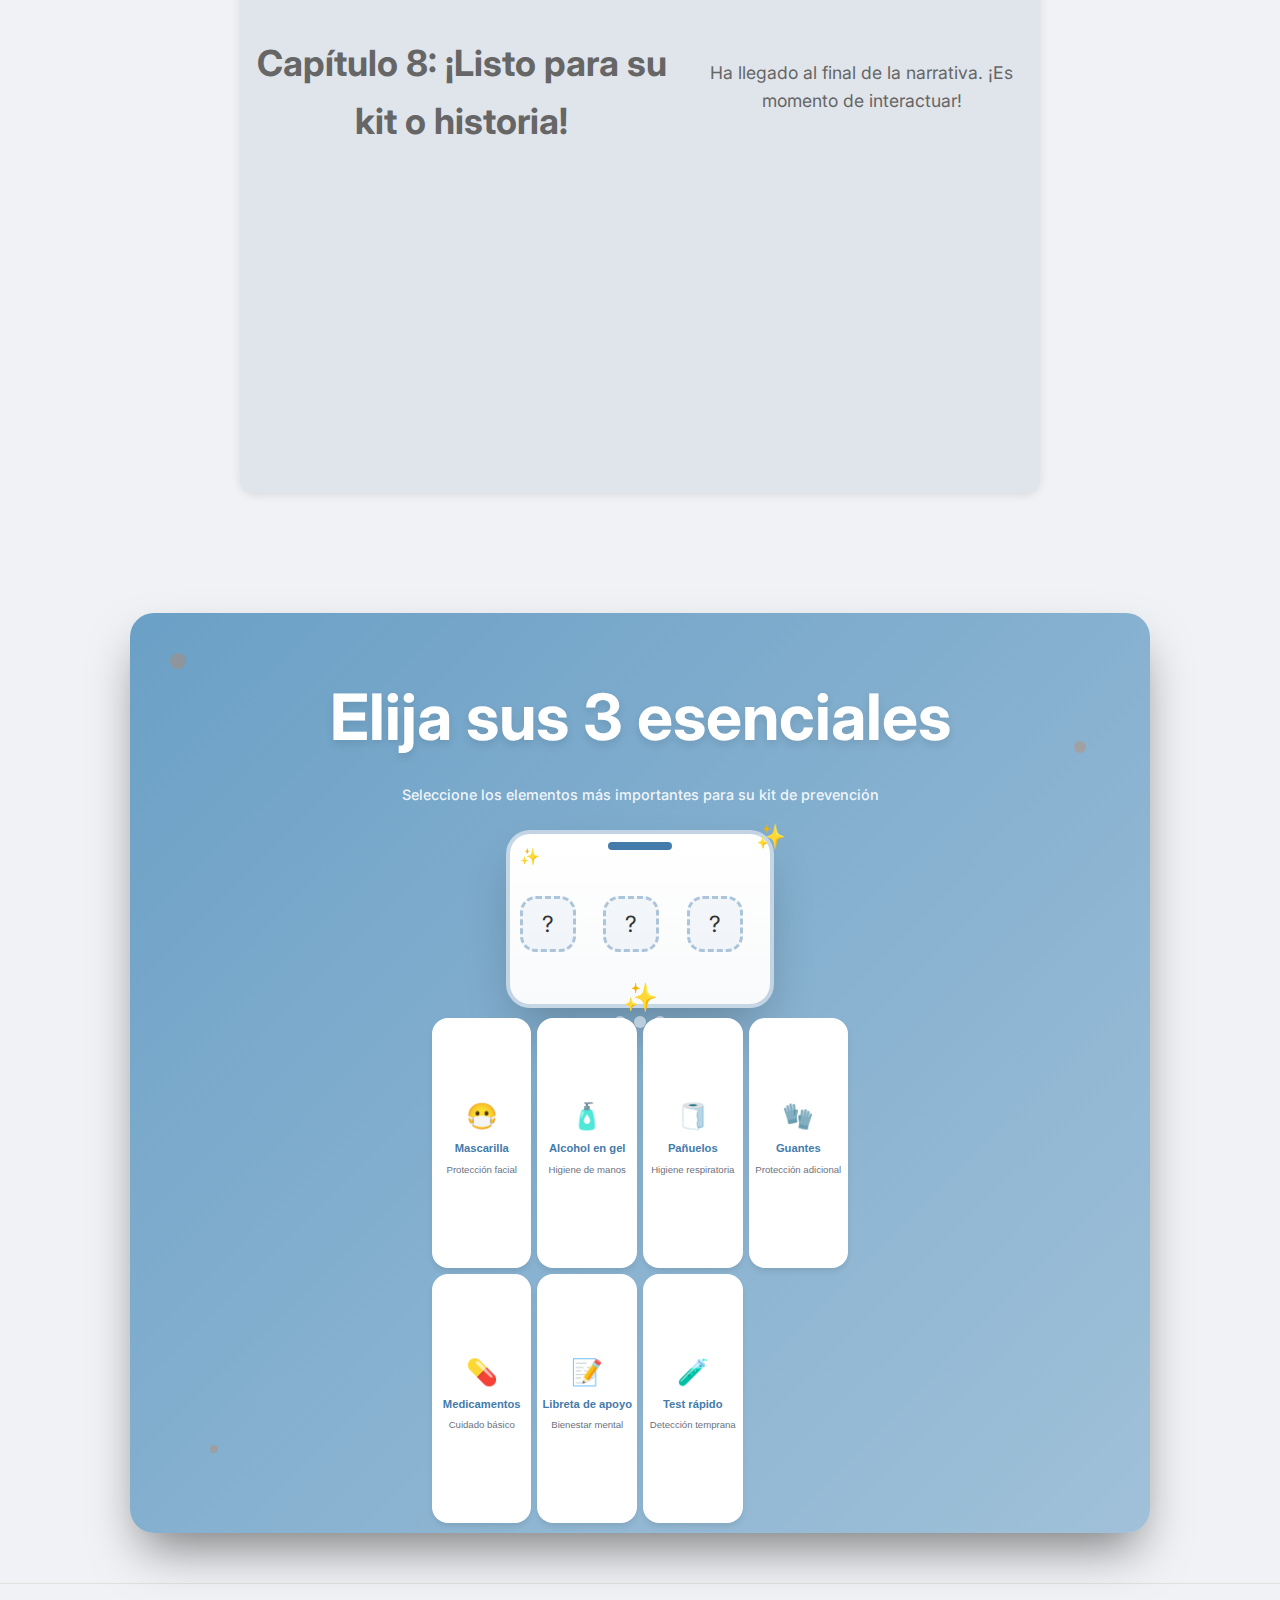
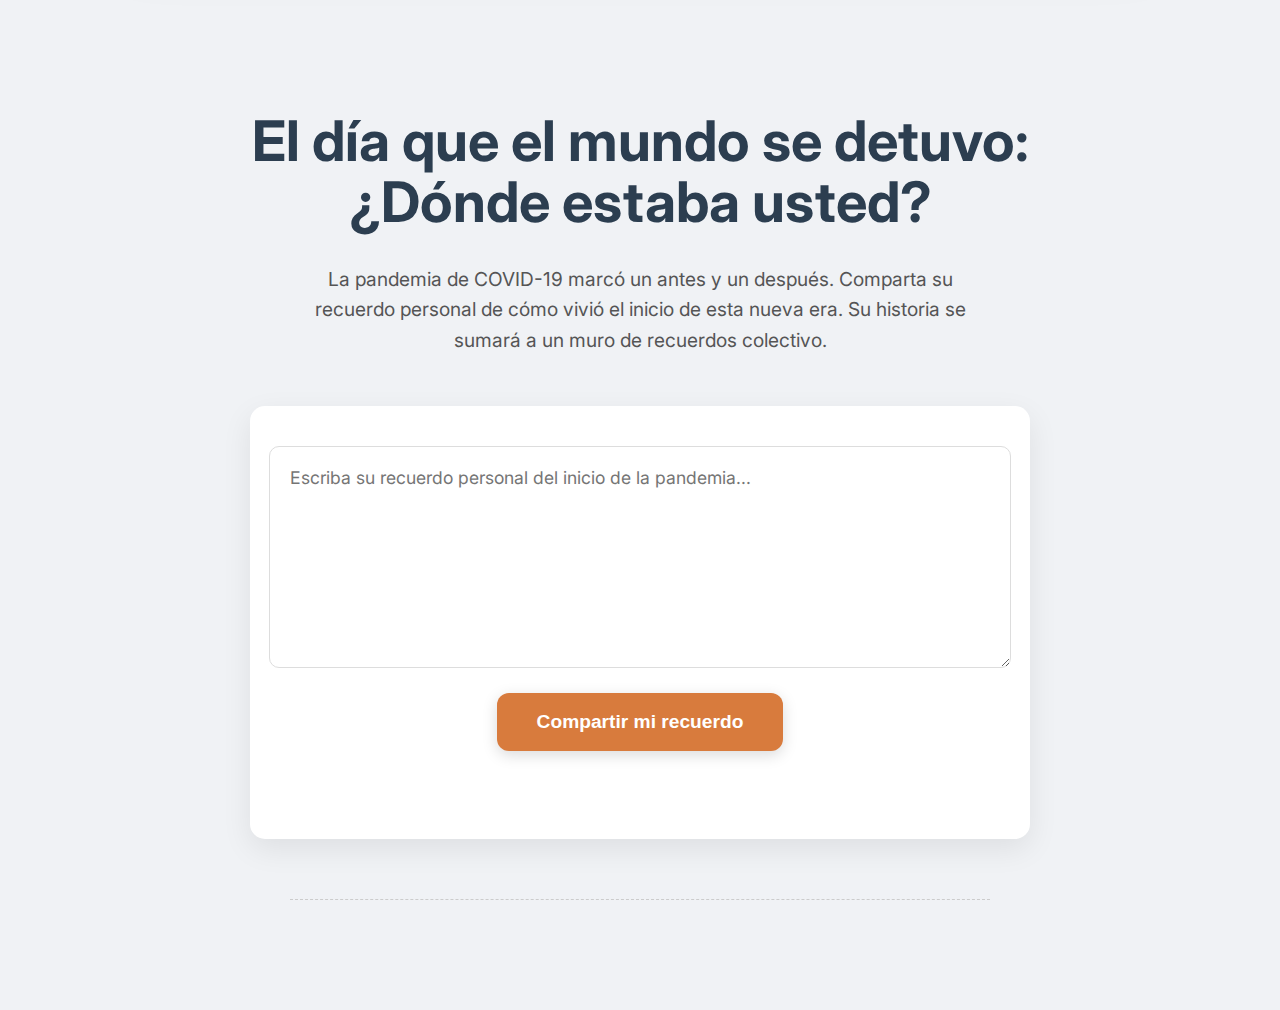
<file: ver.html>
<!DOCTYPE html>
<html lang="es">
<head>
    <meta charset="UTF-8">
    <meta name="viewport" content="width=device-width, initial-scale=1.0">
    <title>Experiencia Interactiva: Kit y Recuerdos</title>
    <link href="https://fonts.googleapis.com/css2?family=Inter:wght@400;500;600;700&display=swap" rel="stylesheet">
    <style>
        /* Estilos globales para la página principal */
        body {
            font-family: 'Inter', sans-serif;
            margin: 0;
            padding: 0;
            background-color: #f0f2f5; /* Fondo claro para la página principal */
            color: #333;
            line-height: 1.6;
            scroll-behavior: smooth;
        }

        .main-content {
            max-width: 800px;
            margin: 0 auto;
            padding: 40px 20px;
            text-align: center;
        }

        .main-content h1 {
            font-size: 3rem;
            color: #2c3e50;
            margin-bottom: 20px;
        }

        .main-content p {
            font-size: 1.1rem;
            margin-bottom: 30px;
        }

        .cta-button-main {
            display: inline-block;
            background-color: #437BAB; /* Azul principal */
            color: white;
            padding: 15px 30px;
            border-radius: 10px;
            text-decoration: none;
            font-weight: 600;
            font-size: 1.1rem;
            transition: background-color 0.3s ease, transform 0.2s ease;
            border: none;
            cursor: pointer;
            box-shadow: 0 5px 15px rgba(0, 0, 0, 0.2);
            margin: 10px;
        }

        .cta-button-main:hover {
            background-color: #366a92;
            transform: translateY(-2px);
        }

        .scrollytelling-section {
            height: 800px; /* Altura de ejemplo para secciones de scrollytelling */
            background-color: #e0e5eb;
            margin-bottom: 30px;
            display: flex;
            align-items: center;
            justify-content: center;
            font-size: 1.5rem;
            color: #666;
            border-radius: 15px;
            box-shadow: 0 2px 10px rgba(0, 0, 0, 0.1);
        }

        /* --- Estilos de la Sección de Armado de Kit --- */
        .kit-builder-section {
            background: linear-gradient(135deg, #6BA0C6 0%, rgba(107, 160, 198, 0.8) 50%, rgba(107, 160, 198, 0.6) 100%);
            border-radius: 24px;
            padding: 10px; /* Reducido para más espacio vertical */
            max-width: 1000px;
            margin: 50px auto; /* Mantiene el margen para separarlo de otras secciones */
            display: flex;
            flex-direction: column;
            align-items: center;
            justify-content: space-evenly; /* Distribuye el espacio de manera más uniforme */
            box-shadow: 0 25px 50px -12px rgba(0, 0, 0, 0.5);
            position: relative;
            
            height: 100vh; 
            min-height: 550px; /* Altura mínima para evitar aplastamiento */
            /* overflow-y: auto; ELIMINADO para que no haya scroll */
        }

        /* Elementos decorativos de fondo para la sección del kit */
        .kit-builder-section .bg-decoration {
            position: absolute;
            border-radius: 50%;
            background: rgba(216, 123, 61, 0.3);
            animation: pulse 2s infinite;
            z-index: 1;
        }

        .kit-builder-section .bg-decoration:nth-child(1) {
            top: 40px;
            left: 40px;
            width: 16px;
            height: 16px;
        }

        .kit-builder-section .bg-decoration:nth-child(2) {
            top: 128px;
            right: 64px;
            width: 12px;
            height: 12px;
            animation-delay: 0.3s;
        }

        .kit-builder-section .bg-decoration:nth-child(3) {
            bottom: 80px;
            left: 80px;
            width: 8px;
            height: 8px;
            animation-delay: 0.7s;
        }

        @keyframes pulse {
            0%, 100% { opacity: 0.3; transform: scale(1); }
            50% { opacity: 0.6; transform: scale(1.1); }
        }

        /* Encabezado del Kit */
        .kit-header {
            text-align: center;
            margin-bottom: 10px; /* Reducido para subir el título */
            flex-shrink: 0;
        }

        .kit-main-title {
            font-size: 2.5rem; /* Ligeramente reducido */
            font-weight: 700;
            color: white;
            margin-bottom: 12px; /* Reducido */
            text-shadow: 0 4px 8px rgba(0, 0, 0, 0.1);
        }

        .kit-subtitle {
            color: rgba(255, 255, 255, 0.9);
            font-size: 0.9rem; /* Reducido */
            font-weight: 500;
        }

        /* Bolsa del Kit de Prevención */
        .kit-container {
            position: relative;
            margin-bottom: 10px; /* Reducido */
            flex-shrink: 0;
        }

        .kit-bag {
            width: 240px; /* Reducido */
            height: 150px; /* Reducido */
            background: linear-gradient(to bottom, white, #f9fafb);
            border-radius: 24px;
            padding: 10px; /* Reducido */
            box-shadow: 0 25px 50px -12px rgba(0, 0, 0, 0.25);
            border: 4px solid rgba(67, 123, 171, 0.3);
            position: relative;
            transition: all 0.5s ease;
        }

        .kit-bag.sparkle {
            animation: sparkle-pulse 1s ease-in-out;
            box-shadow: 0 25px 50px -12px rgba(67, 123, 171, 0.5);
        }

        @keyframes sparkle-pulse {
            0%, 100% { transform: scale(1); }
            50% { transform: scale(1.02); }
        }

        /* Cremallera de la bolsa */
        .zipper {
            position: absolute;
            top: 8px;
            left: 50%;
            transform: translateX(-50%);
            width: 64px;
            height: 8px;
            background: #437BAB;
            border-radius: 4px;
        }

        /* Destellos */
        .kit-sparkle {
            position: absolute;
            color: #D87B3D;
            animation: spin 2s linear infinite;
        }

        .kit-sparkle:nth-child(1) {
            top: -16px;
            left: -16px;
            font-size: 32px;
        }

        .kit-sparkle:nth-child(2) {
            top: -16px;
            right: -16px;
            font-size: 24px;
            animation-delay: 0.2s;
            color: #437BAB;
        }

        .kit-sparkle:nth-child(3) {
            bottom: -16px;
            left: 50%;
            transform: translateX(-50%);
            font-size: 28px;
            animation-delay: 0.4s;
            color: #6BA0C6;
        }

        @keyframes spin {
            from { transform: rotate(0deg); }
            to { transform: rotate(360deg); }
        }

        /* Ranuras de elementos seleccionados */
        .slots-grid {
            display: grid;
            grid-template-columns: repeat(3, 1fr);
            gap: 10px; /* Reducido */
            height: 100%;
            align-items: center;
            padding-top: 5px; /* Reducido */
        }

        .slot {
            width: 50px; /* Reducido */
            height: 50px; /* Reducido */
            border-radius: 16px;
            border: 3px dashed rgba(67, 123, 171, 0.4);
            background: rgba(67, 123, 171, 0.05);
            display: flex;
            align-items: center;
            justify-content: center;
            font-size: 1.4rem; /* Reducido */
            transition: all 0.3s ease;
        }

        .slot.filled {
            border-color: #437BAB;
            box-shadow: 0 10px 15px -3px rgba(0, 0, 0, 0.1);
            transform: scale(1.05);
        }

        /* Indicador de progreso */
        .progress-indicator {
            position: absolute;
            bottom: -24px;
            left: 50%;
            transform: translateX(-50%);
            display: flex;
            gap: 8px;
        }

        .progress-dot {
            width: 12px;
            height: 12px;
            border-radius: 50%;
            background: rgba(255, 255, 255, 0.5);
            transition: all 0.3s ease;
        }

        .progress-dot.active {
            background: #437BAB;
        }

        /* Cuadrícula de elementos disponibles */
        .items-grid {
            display: grid;
            grid-template-columns: repeat(2, 1fr);
            gap: 6px; /* Reducido */
            max-width: 600px; /* Ajustado */
            flex-grow: 1; /* Permite que la cuadrícula de ítems crezca */
            /* overflow-y: auto; ELIMINADO */
            padding-bottom: 0; /* ELIMINADO */
            z-index: 2;
        }

        @media (min-width: 768px) {
            .items-grid {
                grid-template-columns: repeat(4, 1fr);
            }
            .kit-main-title {
                font-size: 4rem;
            }
        }

        .item-card {
            position: relative;
            padding: 5px; /* Reducido */
            background: white;
            border-radius: 16px;
            text-align: center;
            cursor: pointer;
            transition: all 0.3s ease;
            border: none;
            box-shadow: 0 4px 6px -1px rgba(0, 0, 0, 0.1);
            .item-card {
            display: flex;
            flex-direction: column;
            justify-content: space-between;  /* distribuye icono, título y descripción */
            align-items: center;             /* centra todo horizontalmente */
            text-align: center;
            }

        }

        .item-card:hover:not(.disabled) {
            box-shadow: 0 10px 15px -3px rgba(0, 0, 0, 0.1);
            transform: scale(1.05);
        }

        .item-card.selected {
            box-shadow: 0 25px 50px -12px rgba(0, 0, 0, 0.25);
            transform: scale(1.05);
            border: 4px solid rgba(67, 123, 171, 0.5);
        }

        .item-card.disabled {
            background: rgba(255, 255, 255, 0.5);
            opacity: 0.5;
            cursor: not-allowed;
        }

        .check-mark {
            position: absolute;
            top: -8px;
            right: -8px;
            width: 20px; /* Reducido */
            height: 20px; /* Reducido */
            background: #437BAB;
            border-radius: 50%;
            display: flex;
            align-items: center;
            justify-content: center;
            color: white;
            font-size: 14px; /* Reducido */
        }

        .item-icon {
            font-size: 1.6rem; /* Reducido */
            margin-bottom: 4px; /* Reducido */
        }

        .item-name {
            font-weight: 600;
            color: #437BAB;
            font-size: 0.7rem; /* Reducido */
            margin-bottom: 2px; /* Reducido */
        }

        .item-description {
            font-size: 0.6rem; /* Reducido */
            color: #6b7280;
        }

        /* Modal de Completado (anidado dentro de kit-builder-section) */
        .completion-modal {
            position: absolute;
            inset: 0;
            background: rgba(0, 0, 0, 0.5);
            display: flex;
            align-items: center;
            justify-content: center;
            padding: 16px;
            z-index: 50;
            opacity: 0;
            visibility: hidden;
            transition: all 0.3s ease;
        }

        .completion-modal.show {
            opacity: 1;
            visibility: visible;
        }

        .completion-modal-inner {
            background: white;
            border-radius: 24px;
            padding: 32px;
            max-width: 400px;
            width: 100%;
            text-align: center;
            box-shadow: 0 25px 50px -12px rgba(0, 0, 0, 0.25);
            position: relative;
            transform: scale(0.9);
            transition: transform 0.3s ease;
        }

        .completion-modal.show .completion-modal-inner {
            transform: scale(1);
        }

        .close-button {
            position: absolute;
            top: 16px;
            right: 16px;
            padding: 8px;
            background: none;
            border: none;
            border-radius: 50%;
            cursor: pointer;
            transition: background 0.2s ease;
        }

        .close-button:hover {
            background: #f3f4f6;
        }

        .modal-icon {
            width: 64px;
            height: 64px;
            background: #437BAB;
            border-radius: 50%;
            display: flex;
            align-items: center;
            justify-content: center;
            margin: 0 auto 16px;
            color: white;
            font-size: 32px;
        }

        .modal-title {
            font-size: 1.5rem;
            font-weight: 700;
            color: #437BAB;
            margin-bottom: 16px;
        }

        .modal-message {
            font-size: 1.125rem;
            color: #374151;
            line-height: 1.6;
            margin-bottom: 24px;
        }

        .selected-items-summary {
            display: flex;
            justify-content: center;
            gap: 16px;
            margin-bottom: 24px;
        }

        .summary-item {
            text-align: center;
        }

        .summary-icon {
            font-size: 1.5rem;
            margin-bottom: 4px;
        }

        .summary-name {
            font-size: 0.75rem;
            color: #6b7280;
        }

        .reset-button {
            background: #437BAB;
            color: white;
            font-weight: 600;
            padding: 12px 32px;
            border-radius: 16px;
            border: none;
            cursor: pointer;
            transition: all 0.2s ease;
            font-size: 1rem;
        }

        .reset-button:hover {
            background: rgba(67, 123, 171, 0.9);
            transform: scale(1.05);
        }

        .volver-button-modal {
            background: #e0e0e0;
            color: #333;
            font-weight: 600;
            padding: 12px 32px;
            border-radius: 16px;
            border: none;
            cursor: pointer;
            transition: all 0.2s ease;
            font-size: 1rem;
            margin-top: 10px;
        }

        .volver-button-modal:hover {
            background: #d0d0d0;
            transform: scale(1.05);
        }

        /* --- Estilos del Muro de Recuerdos Colectivo (Inspirado en La Nación) --- */
        .collective-memory-section {
            background-color: #f0f2f5; /* Fondo claro */
            padding: 80px 20px;
            text-align: center;
            border-top: 1px solid #e0e0e0; /* Separador sutil */
            margin-top: 50px; /* Espacio de la sección anterior */
        }

        .collective-memory-section .section-title {
            font-family: 'Inter', sans-serif;
            font-size: 3.5rem; /* Más grande, más impactante */
            font-weight: 700;
            color: #2c3e50;
            margin-bottom: 30px;
            line-height: 1.1;
            max-width: 900px;
            margin-left: auto;
            margin-right: auto;
        }

        .collective-memory-section .section-intro {
            font-size: 1.2rem;
            color: #555;
            max-width: 700px;
            margin: 0 auto 50px;
            line-height: 1.6;
        }

        .memory-form-container {
            max-width: 700px; /* Área de entrada más ancha */
            margin: 0 auto 60px;
            background: white;
            border-radius: 15px;
            padding: 40px;
            box-shadow: 0 10px 30px rgba(0, 0, 0, 0.08);
            display: flex;
            flex-direction: column;
            align-items: center;
        }

        .memory-form-container textarea {
            width: 100%;
            min-height: 180px; /* Textarea más alto */
            padding: 20px;
            border: 1px solid #ddd;
            border-radius: 10px;
            font-family: 'Inter', sans-serif;
            font-size: 1.1rem;
            color: #333;
            resize: vertical;
            margin-bottom: 25px;
            transition: border-color 0.3s ease, box-shadow 0.3s ease;
        }

        .memory-form-container textarea:focus {
            outline: none;
            border-color: #437BAB;
            box-shadow: 0 0 0 4px rgba(67, 123, 171, 0.2);
        }

        .memory-form-container button {
            background-color: #D87B3D; /* Color naranja de acento */
            color: white;
            padding: 18px 40px; /* Botón más grande */
            border-radius: 12px;
            border: none;
            font-weight: 600;
            font-size: 1.2rem;
            cursor: pointer;
            transition: background-color 0.3s ease, transform 0.2s ease;
            box-shadow: 0 4px 15px rgba(0, 0, 0, 0.15);
        }

        .memory-form-container button:hover {
            background-color: #c26a30;
            transform: translateY(-3px);
        }

        .thank-you-message {
            margin-top: 20px;
            font-size: 1.1rem;
            color: #10b981; /* Verde para éxito */
            font-weight: 600;
            opacity: 0;
            transition: opacity 0.3s ease;
        }

        .thank-you-message.show {
            opacity: 1;
        }

        .memory-list-container {
            max-width: 700px; /* Coincide con el ancho del formulario */
            margin: 0 auto;
            padding-top: 30px;
            border-top: 1px dashed #ccc; /* Separador para recuerdos */
        }

        .memory-card-item {
            background: white;
            border-radius: 10px;
            padding: 25px;
            margin-bottom: 25px; /* Espaciado entre tarjetas */
            text-align: left;
            box-shadow: 0 3px 10px rgba(0, 0, 0, 0.05);
            transition: transform 0.2s ease, box-shadow 0.2s ease;
        }

        .memory-card-item:hover {
            transform: translateY(-3px);
            box-shadow: 0 6px 15px rgba(0, 0, 0, 0.1);
        }

        .memory-card-item .memory-text {
            font-size: 1.05rem;
            color: #333;
            line-height: 1.6;
            margin-bottom: 15px;
        }

        .memory-card-item .memory-timestamp {
            font-size: 0.8rem;
            color: #777;
            text-align: right;
            font-style: italic;
        }

        /* Ajustes responsivos */
        @media (max-width: 768px) {
            .kit-main-title {
                font-size: 2.2rem; /* Más pequeño para móviles */
            }
            .kit-subtitle {
                font-size: 0.9rem; /* Más pequeño para móviles */
            }
            .kit-builder-section {
                padding: 10px; /* Reducir padding en móviles */
                margin: 20px auto;
                min-height: 500px; /* Ajustar min-height para móviles */
            }
            .kit-bag {
                width: 220px; /* Más pequeño para móviles */
                height: 140px; /* Más pequeño para móviles */
                padding: 10px; /* Más pequeño para móviles */
            }
            .slots-grid {
                gap: 8px; /* Más pequeño para móviles */
                padding-top: 5px; /* Más pequeño para móviles */
            }
            .slot {
                width: 50px; /* Más pequeño para móviles */
                height: 50px; /* Más pequeño para móviles */
                font-size: 1.3rem; /* Más pequeño para móviles */
            }
            .items-grid {
                grid-template-columns: repeat(2, 1fr);
                gap: 6px; /* Más pequeño para móviles */
            }
            .item-card {
                padding: 6px; /* Más pequeño para móviles */
            }
            .item-icon {
                font-size: 1.5rem; /* Más pequeño para móviles */
            }
            .item-name {
                font-size: 0.7rem; /* Más pequeño para móviles */
            }
            .item-description {
                font-size: 0.6rem; /* Más pequeño para móviles */
            }
            .check-mark {
                width: 18px; /* Más pequeño para móviles */
                height: 18px; /* Más pequeño para móviles */
                font-size: 12px; /* Más pequeño para móviles */
            }
            .collective-memory-section {
                padding: 60px 15px;
            }
            .collective-memory-section .section-title {
                font-size: 2.5rem;
            }
            .memory-form-container {
                padding: 30px 20px;
            }
            .memory-form-container textarea {
                min-height: 120px;
            }
            .memory-form-container button {
                padding: 15px 30px;
                font-size: 1.1rem;
            }
            .memory-card-item {
                padding: 20px;
            }
        }
    </style>
</head>
<body>
    <!-- Contenido principal de Scrollytelling -->
    <div class="main-content">
        <h1>Bienvenido a nuestra narrativa interactiva</h1>
        <p>Explore los diferentes capítulos de nuestra historia. Al finalizar, podrá armar su kit esencial de prevención o compartir su recuerdo personal.</p>
        
        <!-- Se eliminó el botón "Armar mi kit esencial" -->
        <button id="scrollToMemoryWallButton" class="cta-button-main">Ver Muro de Recuerdos</button>

        <div class="scrollytelling-section" id="chapter-1">
            <h2>Capítulo 1: Introducción</h2>
            <p>Contenido del primer capítulo...</p>
        </div>
        <div class="scrollytelling-section" id="chapter-2">
            <h2>Capítulo 2: Desarrollo</h2>
            <p>Contenido del segundo capítulo...</p>
        </div>
        <div class="scrollytelling-section" id="chapter-3">
            <h2>Capítulo 3: Conclusión</h2>
            <p>Contenido del tercer capítulo...</p>
        </div>
        <div class="scrollytelling-section" id="chapter-8">
            <h2>Capítulo 8: ¡Listo para su kit o historia!</h2>
            <p>Ha llegado al final de la narrativa. ¡Es momento de interactuar!</p>
        </div>
    </div>

    <!-- Sección de Armado de Kit -->
    <div class="kit-builder-section" id="kitBuilderSection">
        <!-- Elementos decorativos de fondo -->
        <div class="bg-decoration"></div>
        <div class="bg-decoration"></div>
        <div class="bg-decoration"></div>

        <!-- Encabezado -->
        <div class="kit-header">
            <h1 class="kit-main-title">Elija sus 3 esenciales</h1>
            <p class="kit-subtitle">Seleccione los elementos más importantes para su kit de prevención</p>
        </div>

        <!-- Bolsa del Kit de Prevención -->
        <div class="kit-container">
            <div class="kit-bag" id="kitBag">
                <div class="zipper"></div>
                
                <!-- Destellos (ocultos por defecto) -->
                <div class="kit-sparkle hidden" id="kitSparkle1">✨</div>
                <div class="kit-sparkle hidden" id="kitSparkle2">✨</div>
                <div class="kit-sparkle hidden" id="kitSparkle3">✨</div>

                <!-- Ranuras de elementos seleccionados -->
                <div class="slots-grid">
                    <div class="slot" id="slot0">?</div>
                    <div class="slot" id="slot1">?</div>
                    <div class="slot" id="slot2">?</div>
                </div>

                <!-- Indicador de progreso -->
                <div class="progress-indicator">
                    <div class="progress-dot" id="dot0"></div>
                    <div class="progress-dot" id="dot1"></div>
                    <div class="progress-dot" id="dot2"></div>
                </div>
            </div>
        </div>

        <!-- Elementos disponibles -->
        <div class="items-grid" id="itemsGrid">
            <!-- Los elementos serán generados por JavaScript -->
        </div>

        <!-- Modal de Completado (anidado dentro de kit-builder-section) -->
        <div class="completion-modal" id="completionModal">
            <div class="completion-modal-inner">
                <button class="close-button" id="closeCompletionModalButton">✕</button>
                
                <div class="modal-icon">✓</div>
                <h2 class="modal-title">¡Kit completo!</h2>
                <p class="modal-message">Cada cuidado cuenta. Juntos construimos la mejor defensa.</p>
                
                <div class="selected-items-summary" id="selectedSummary">
                    <!-- Los elementos seleccionados se mostrarán aquí -->
                </div>
                
                <button class="reset-button" id="resetButton">Crear nuevo kit</button>
                <button class="volver-button-modal" id="volverButtonKitModal">Cerrar</button>
            </div>
        </div>
    </div>

    <!-- Sección del Muro de Recuerdos Colectivo -->
    <div class="collective-memory-section" id="collectiveMemorySection">
        <h2 class="section-title">El día que el mundo se detuvo: ¿Dónde estaba usted?</h2>
        <p class="section-intro">La pandemia de COVID-19 marcó un antes y un después. Comparta su recuerdo personal de cómo vivió el inicio de esta nueva era. Su historia se sumará a un muro de recuerdos colectivo.</p>
        
        <div class="memory-form-container">
            <textarea id="personalMemoryText" placeholder="Escriba su recuerdo personal del inicio de la pandemia..."></textarea>
            <button id="submitMemoryButton">Compartir mi recuerdo</button>
            <span id="thankYouMessage" class="thank-you-message">¡Gracias por compartir su historia!</span>
        </div>

        <div class="memory-list-container" id="memoryListContainer">
            <!-- Los recuerdos se cargarán y añadirán aquí mediante JavaScript -->
        </div>
    </div>

<script>
    // --- Lógica del Armado de Kit ---
    const preventionItems = [
        { id: "mask", name: "Mascarilla", icon: "😷", description: "Protección facial" },
        { id: "sanitizer", name: "Alcohol en gel", icon: "🧴", description: "Higiene de manos" },
        { id: "tissues", name: "Pañuelos", icon: "🧻", description: "Higiene respiratoria" },
        { id: "gloves", name: "Guantes", icon: "🧤", description: "Protección adicional" },
        { id: "medicine", name: "Medicamentos", icon: "💊", description: "Cuidado básico" },
        { id: "notebook", name: "Libreta de apoyo", icon: "📝", description: "Bienestar mental" },
        { id: "test", name: "Test rápido", icon: "🧪", description: "Detección temprana" },
    ];

    let selectedKitItems = [];
    
    const kitBag = document.getElementById('kitBag');
    const itemsGrid = document.getElementById('itemsGrid');
    const completionModal = document.getElementById('completionModal');
    const closeCompletionModalButton = document.getElementById('closeCompletionModalButton');
    const resetButton = document.getElementById('resetButton');
    const volverButtonKitModal = document.getElementById('volverButtonKitModal');
    const selectedSummary = document.getElementById('selectedSummary');

    function initKitBuilder() {
        renderKitItems();
        updateKitUI();
    }

    function renderKitItems() {
        itemsGrid.innerHTML = '';
        preventionItems.forEach(item => {
            const isSelected = selectedKitItems.includes(item.id);
            const isDisabled = !isSelected && selectedKitItems.length >= 3;

            const itemCard = document.createElement('button');
            itemCard.className = `item-card ${isSelected ? 'selected' : ''} ${isDisabled ? 'disabled' : ''}`;
            itemCard.onclick = () => handleKitItemSelect(item.id);

            itemCard.innerHTML = `
                ${isSelected ? '<div class="check-mark">✓</div>' : ''}
                <div class="item-icon">${item.icon}</div>
                <h3 class="item-name">${item.name}</h3>
                <p class="item-description">${item.description}</p>
            `;

            itemsGrid.appendChild(itemCard);
        });
    }

    function handleKitItemSelect(itemId) {
        if (selectedKitItems.includes(itemId)) {
            selectedKitItems = selectedKitItems.filter(id => id !== itemId);
        } else if (selectedKitItems.length < 3) {
            selectedKitItems.push(itemId);
        }

        updateKitUI();

        if (selectedKitItems.length === 3) {
            showCompletionModal();
        }
    }

    function updateKitUI() {
        for (let i = 0; i < 3; i++) {
            const slot = document.getElementById(`slot${i}`);
            const dot = document.getElementById(`dot${i}`);

            if (selectedKitItems[i]) {
                const item = preventionItems.find(item => item.id === selectedKitItems[i]);
                slot.textContent = item.icon;
                slot.className = 'slot filled';
                dot.className = 'progress-dot active';
            } else {
                slot.textContent = '?';
                slot.className = 'slot';
                dot.className = 'progress-dot';
            }
        }

        renderKitItems();
    }

    function showCompletionModal() {
        selectedSummary.innerHTML = '';
        selectedKitItems.forEach(itemId => {
            const item = preventionItems.find(i => i.id === itemId);
            if (item) {
                const summaryItem = document.createElement('div');
                summaryItem.className = 'summary-item';
                summaryItem.innerHTML = `
                    <div class="summary-icon">${item.icon}</div>
                    <p class="summary-name">${item.name}</p>
                `;
                selectedSummary.appendChild(summaryItem);
            }
        });

        completionModal.classList.add('show');
    }

    function resetKitSelection() {
        selectedKitItems = [];
        completionModal.classList.remove('show');
        updateKitUI();
    }

    // Event Listeners del Kit
    closeCompletionModalButton.addEventListener('click', () => completionModal.classList.remove('show'));
    resetButton.addEventListener('click', resetKitSelection);
    volverButtonKitModal.addEventListener('click', () => completionModal.classList.remove('show'));

    // --- Lógica del Muro de Recuerdos Colectivo ---
    const personalMemoryText = document.getElementById('personalMemoryText');
    const submitMemoryButton = document.getElementById('submitMemoryButton');
    const memoryListContainer = document.getElementById('memoryListContainer');
    const thankYouMessage = document.getElementById('thankYouMessage');

    const MEMORIES_STORAGE_KEY = 'covid_memories';

    // Función para cargar recuerdos de localStorage
    function loadMemories() {
        const memoriesJson = localStorage.getItem(MEMORIES_STORAGE_KEY);
        return memoriesJson ? JSON.parse(memoriesJson) : [];
    }

    // Función para guardar recuerdos en localStorage
    function saveMemories(memories) {
        localStorage.setItem(MEMORIES_STORAGE_KEY, JSON.stringify(memories));
    }

    // Función para renderizar una sola tarjeta de recuerdo
    function renderMemoryCard(memory) {
        const memoryCard = document.createElement('div');
        memoryCard.className = 'memory-card-item';

        const date = new Date(memory.timestamp);
        const formattedDate = date.toLocaleDateString('es-ES', {
            year: 'numeric',
            month: 'long',
            day: 'numeric',
            hour: '2-digit',
            minute: '2-digit'
        });

        memoryCard.innerHTML = `
            <p class="memory-text">${escapeHtml(memory.text)}</p>
            <p class="memory-timestamp">${formattedDate}</p>
        `;
        return memoryCard;
    }

    // Función para mostrar todos los recuerdos
    function displayMemories() {
        memoryListContainer.innerHTML = ''; // Limpiar recuerdos existentes
        const memories = loadMemories();
        // Mostrar en orden cronológico inverso (los más nuevos primero)
        memories.slice().reverse().forEach(memory => {
            memoryListContainer.appendChild(renderMemoryCard(memory));
        });
    }

    // Función para manejar el envío de recuerdos
    function handleSubmitMemory() {
        const memoryText = personalMemoryText.value.trim();
        if (memoryText) {
            const newMemory = {
                text: memoryText,
                timestamp: new Date().toISOString() // Cadena ISO para fácil almacenamiento y análisis
            };

            const memories = loadMemories();
            memories.push(newMemory);
            saveMemories(memories);

            personalMemoryText.value = ''; // Limpiar textarea

            displayMemories(); // Volver a renderizar el muro para mostrar el nuevo recuerdo

            // Mostrar mensaje de agradecimiento
            thankYouMessage.classList.add('show');
            setTimeout(() => {
                thankYouMessage.classList.remove('show');
            }, 3000); // Ocultar después de 3 segundos

        } else {
            alert('Por favor, escriba su recuerdo antes de compartirlo.');
        }
    }

    // Función auxiliar para prevenir XSS (Cross-Site Scripting)
    function escapeHtml(text) {
        const map = {
            '&': '&amp;',
            '<': '&lt;',
            '>': '&gt;',
            '"': '&quot;',
            "'": '&#039;'
        };
        return text.replace(/[&<>"']/g, function(m) { return map[m]; });
    }

    // --- Lógica de Desplazamiento a Sección ---
    // Se eliminó scrollToKitButton y su listener
    const scrollToMemoryWallButton = document.getElementById('scrollToMemoryWallButton');
    const kitBuilderSection = document.getElementById('kitBuilderSection');
    const collectiveMemorySection = document.getElementById('collectiveMemorySection');

    scrollToMemoryWallButton.addEventListener('click', () => {
        collectiveMemorySection.scrollIntoView({ behavior: 'smooth' });
    });

    // Inicializar ambas secciones al cargar la página
    document.addEventListener('DOMContentLoaded', () => {
        initKitBuilder();
        displayMemories();
    });
    submitMemoryButton.addEventListener('click', handleSubmitMemory);

</script>

</body>
</html>
</file>
